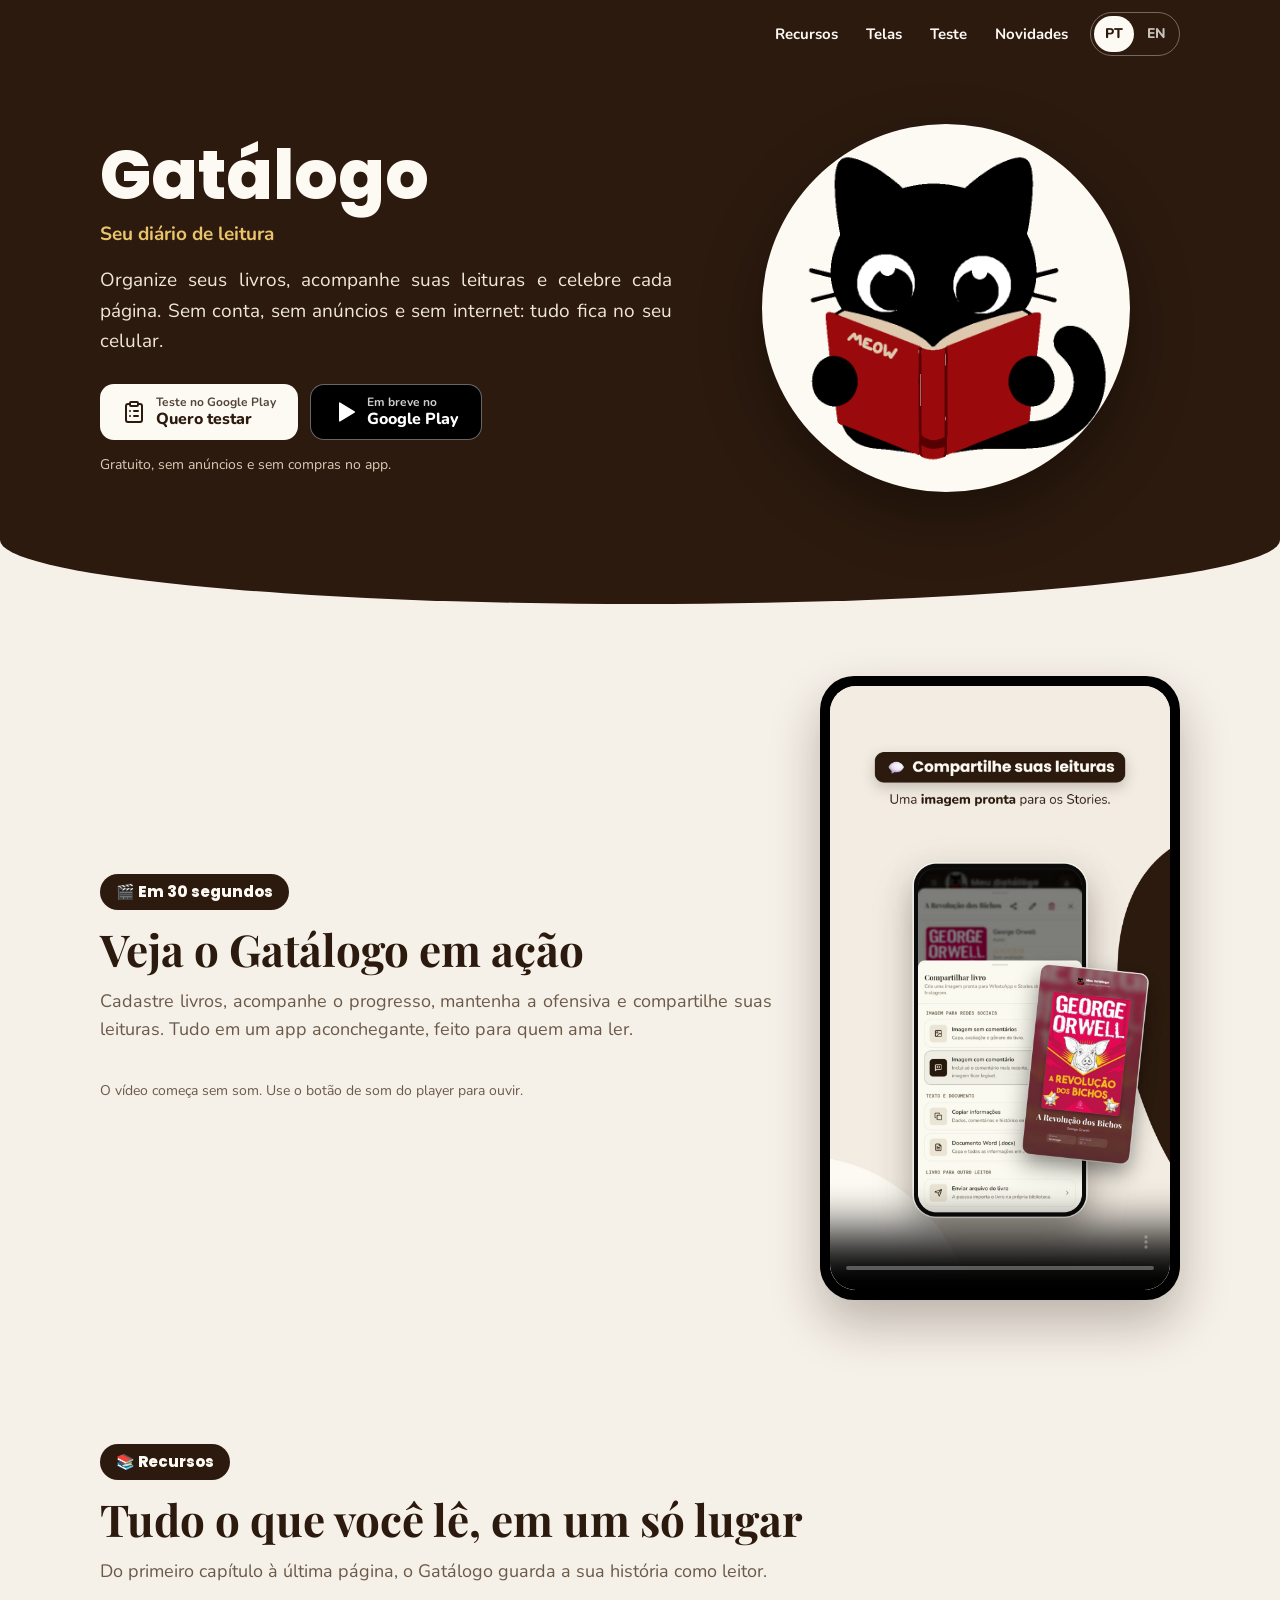
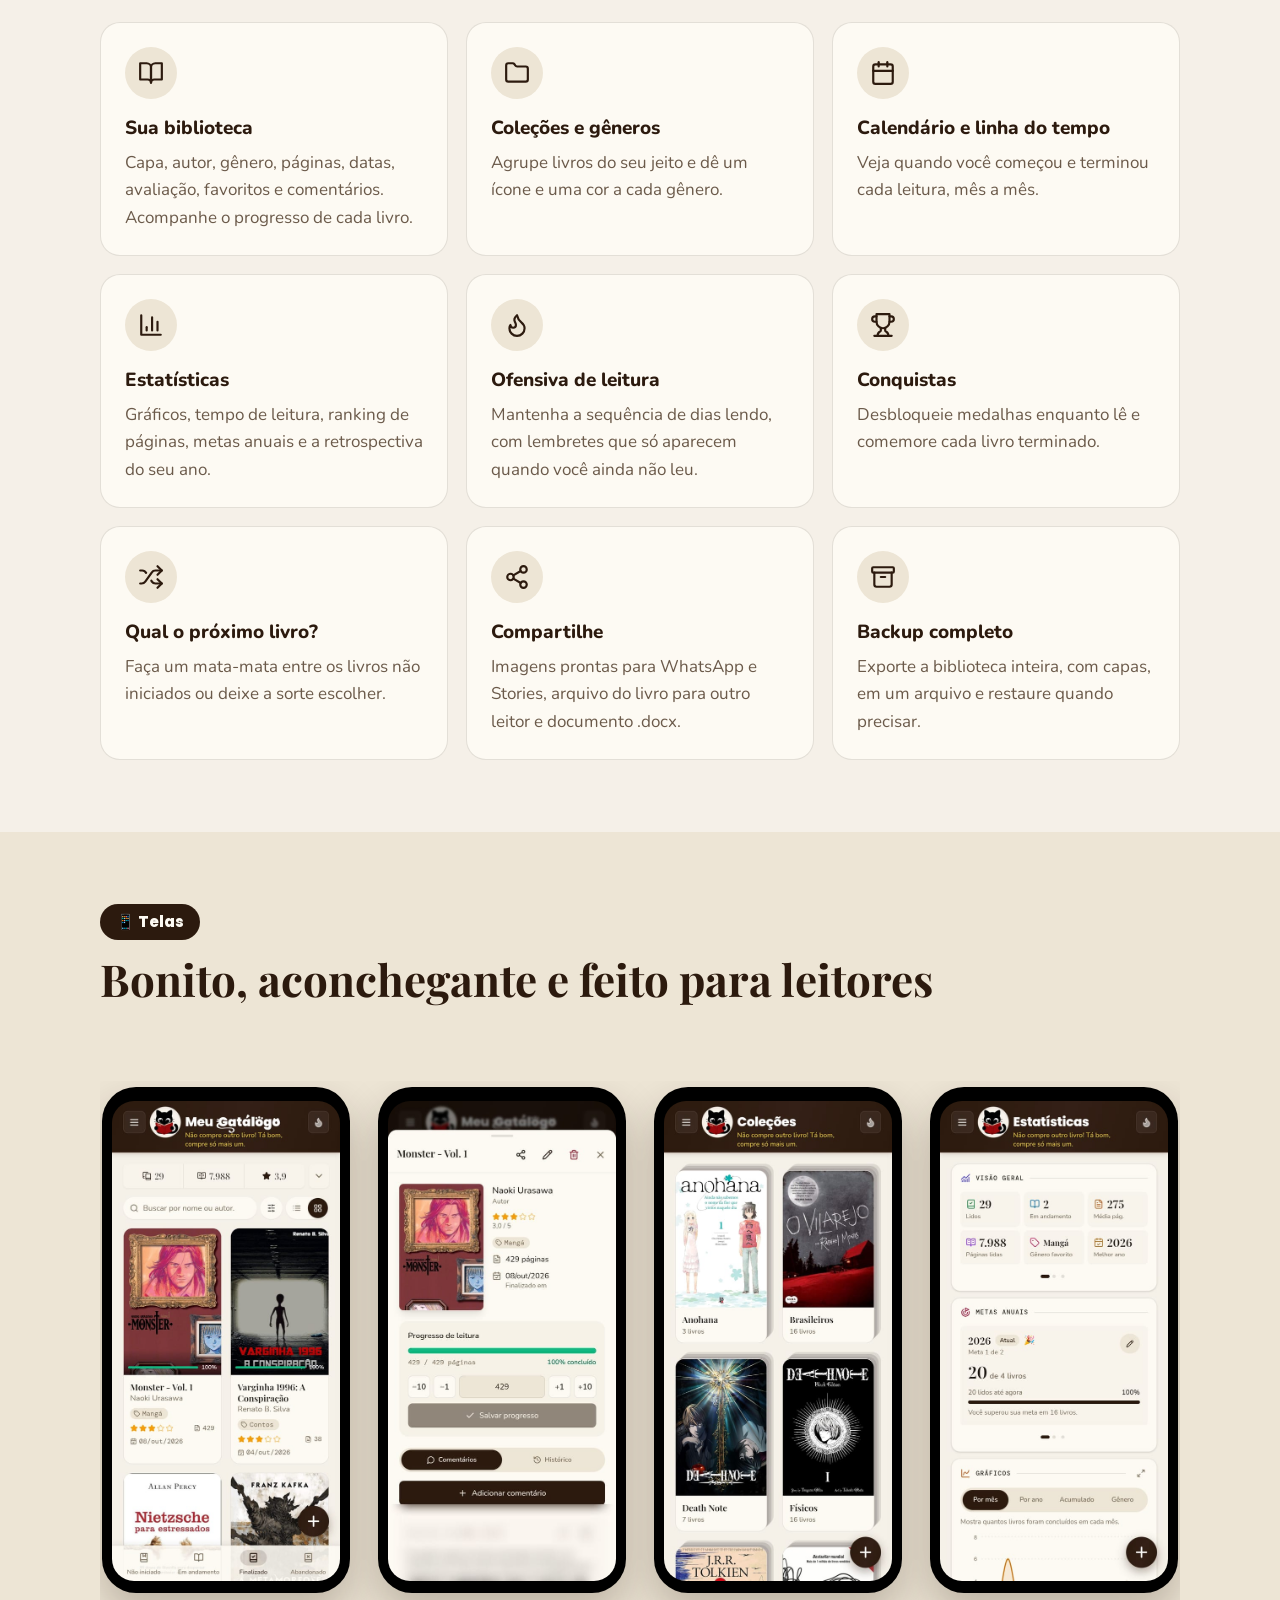
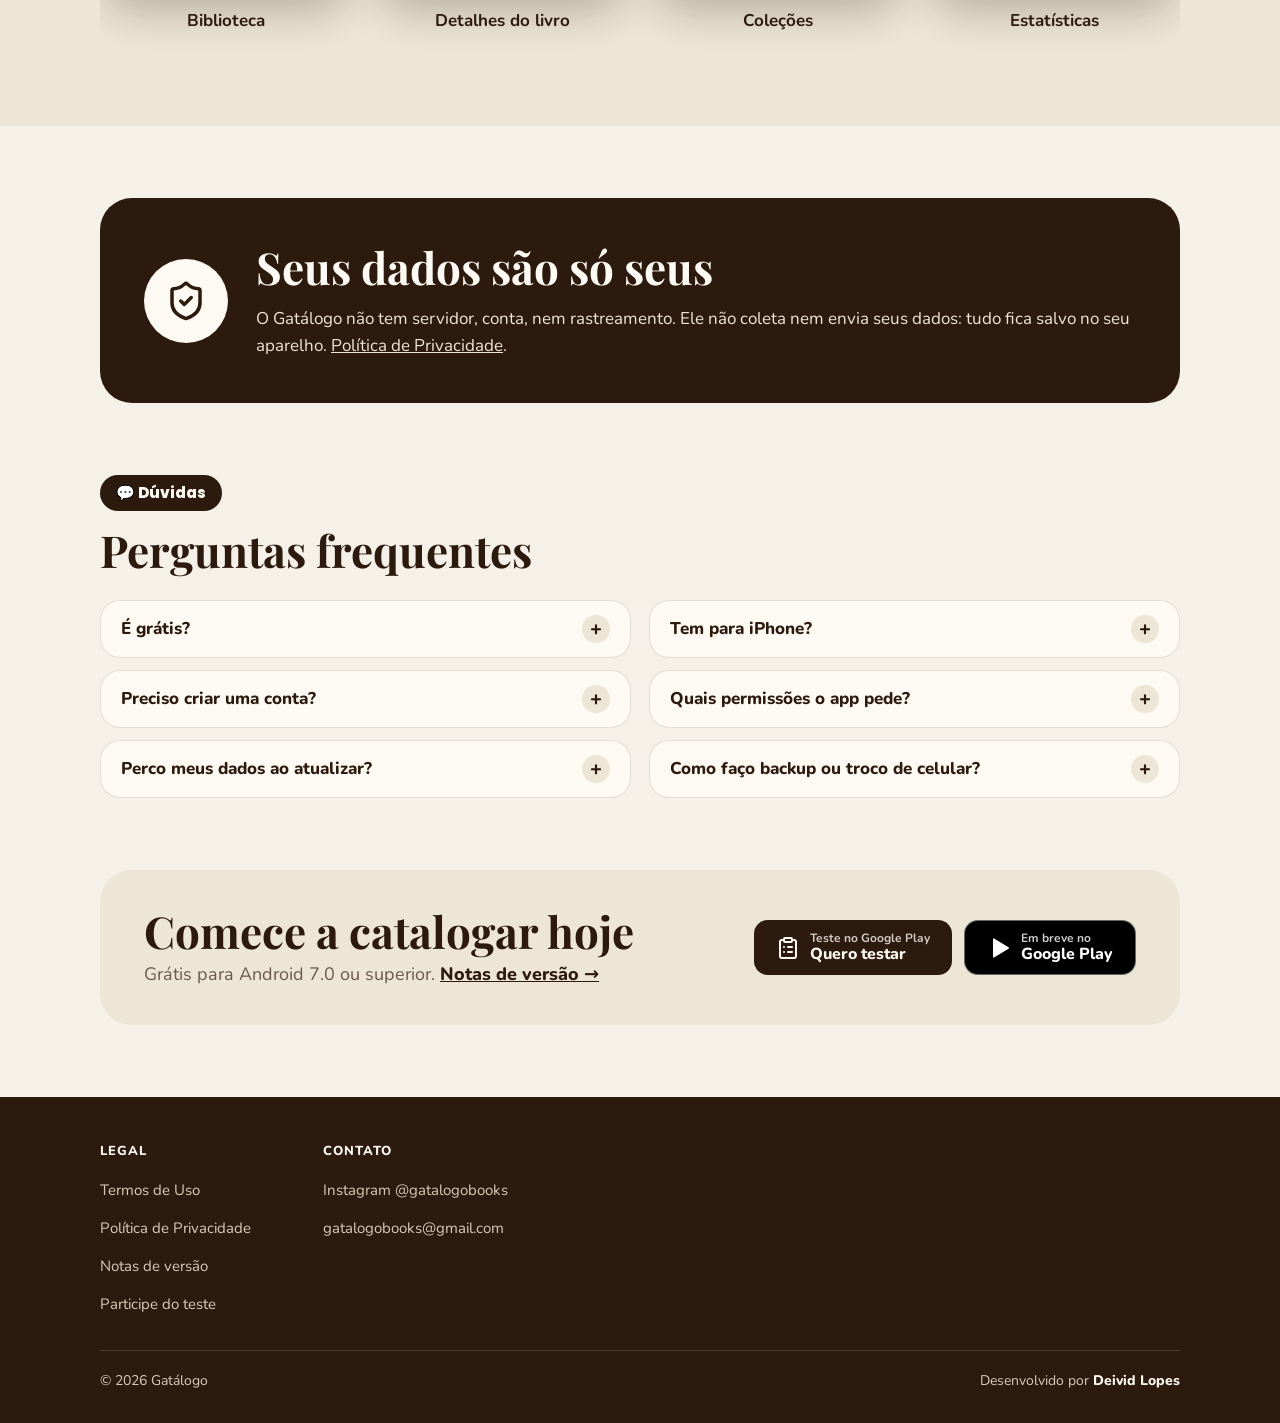
<file: index.html>
<!doctype html>
<html lang="pt-BR">
<head>
<meta charset="utf-8">
<meta name="viewport" content="width=device-width, initial-scale=1">
<title>Gatálogo: seu diário de leitura</title>
<meta name="description" content="Organize seus livros, acompanhe suas leituras e veja suas estatísticas. Sem conta, sem anúncios: tudo fica no seu celular.">
<meta name="theme-color" content="#2c1a0e">
<meta property="og:title" content="Gatálogo: seu diário de leitura">
<meta property="og:description" content="Organize seus livros, acompanhe suas leituras e veja suas estatísticas. Sem conta, sem anúncios: tudo fica no seu celular.">
<meta property="og:type" content="website">
<meta property="og:site_name" content="Gatálogo">
<meta property="og:locale" content="pt_BR">
<meta property="og:image" content="https://gatalogo.github.io/assets/img/og-pt.jpg?v=0d607f6c7a">
<meta property="og:image:width" content="1200">
<meta property="og:image:height" content="630">
<meta property="og:image:alt" content="Gatálogo, seu diário de leitura: três telas do app com a biblioteca, os detalhes de um livro e as estatísticas">
<meta name="twitter:card" content="summary_large_image">
<meta property="og:url" content="https://gatalogo.github.io/">
<link rel="icon" type="image/png" href="assets/img/logo.png">
<link rel="apple-touch-icon" href="assets/img/logo.png">
<link rel="preload" href="assets/fonts/poppins-latin-800-normal.woff2" as="font" type="font/woff2" crossorigin>
<link rel="stylesheet" href="assets/style.css?v=b254d9eecc">
<script>document.documentElement.classList.add('js');window.__revealFallback=setTimeout(function(){document.documentElement.classList.add('reveal-all')},3000)</script>
<script src="assets/site.js?v=0984631169" defer></script>
</head>
<body>
<header class="top"><div class="wrap">
<nav><a href="#recursos">Recursos</a><a href="#telas">Telas</a><a href="teste.html">Teste</a><a class="nav-dl" href="downloads.html">Novidades</a><span class="lang-switch"><span class="lang-on" aria-current="true" title="Português">PT</span><a href="en/" hreflang="en" lang="en" title="English">EN</a></span></nav>
</div></header>
<main>
<div class="hero"><div class="wrap">
<div>
<h1 class="reveal">Gatálogo</h1>
<p class="tagline reveal" style="--d:80ms"><span class="tagline-text" data-phrases='["Seu diário de leitura","Sua estante no bolso","Acompanhe cada página lida","Mantenha a ofensiva acesa 🔥","Metas anuais e retrospectiva","Conquistas a cada livro lido","Coleções do seu jeito","Mata-mata para o próximo livro","Compartilhe nos Stories","Backup completo, com capas","Sem conta e sem anúncios","Agora com mais gatos! 🐾"]'>Seu diário de leitura</span></p>
<p class="lead reveal" style="--d:160ms">Organize seus livros, acompanhe suas leituras e celebre cada página. Sem conta, sem anúncios e sem internet: tudo fica no seu celular.</p>
<div class="reveal" style="--d:240ms"><div class="cta">
<a class="btn btn-light" href="teste.html"><svg viewBox="0 0 24 24" fill="none" stroke="currentColor" stroke-width="2" stroke-linecap="round" stroke-linejoin="round" aria-hidden="true"><rect width="8" height="4" x="8" y="2" rx="1"/><path d="M16 4h2a2 2 0 0 1 2 2v14a2 2 0 0 1-2 2H6a2 2 0 0 1-2-2V6a2 2 0 0 1 2-2h2"/><path d="M12 11h4"/><path d="M12 16h4"/><path d="M8 11h.01"/><path d="M8 16h.01"/></svg><span><small>Teste no Google Play</small>Quero testar</span></a>
<a class="btn btn-store" role="link" aria-disabled="true" title="Em breve no Google Play"><svg viewBox="0 0 24 24" fill="currentColor" aria-hidden="true"><path d="M6 3.5v17a1 1 0 0 0 1.5.86l14-8.5a1 1 0 0 0 0-1.72l-14-8.5A1 1 0 0 0 6 3.5Z"/></svg><span><small>Em breve no</small>Google Play</span></a>
</div></div>
<p class="note reveal" style="--d:320ms">Gratuito, sem anúncios e sem compras no app.</p>
</div>
<div class="mascot reveal" style="--d:120ms"><img src="assets/img/logo.png" alt="" width="380" height="380"></div>
</div></div>

<section id="video" class="video"><div class="wrap video-grid">
<div class="video-text">
<span class="pill reveal">🎬 Em 30 segundos</span>
<h2 class="reveal">Veja o Gatálogo em ação</h2>
<div class="video-copy">
<p class="section-lead reveal">Cadastre livros, acompanhe o progresso, mantenha a ofensiva e compartilhe suas leituras. Tudo em um app aconchegante, feito para quem ama ler.</p>
<p class="note reveal">O vídeo começa sem som. Use o botão de som do player para ouvir.</p>
</div>
</div>
<div class="video-frame reveal" style="--d:120ms">
<video src="assets/video/gatalogo.mp4?v=9601fcf85e" poster="assets/video/gatalogo.jpg?v=9601fcf85e" width="1080" height="1920" muted loop playsinline controls preload="none" aria-label="Vídeo de apresentação do Gatálogo"></video>
</div>
</div></section>

<section id="recursos"><div class="wrap">
<span class="pill reveal">📚 Recursos</span>
<h2 class="reveal">Tudo o que você lê, em um só lugar</h2>
<p class="section-lead reveal">Do primeiro capítulo à última página, o Gatálogo guarda a sua história como leitor.</p>
<div class="features">
<div class="feature reveal" style="--d:0ms"><div class="icon"><svg viewBox="0 0 24 24" fill="none" stroke="currentColor" stroke-width="2" stroke-linecap="round" stroke-linejoin="round" aria-hidden="true"><path d="M2 3h6a4 4 0 0 1 4 4v14a3 3 0 0 0-3-3H2z"/><path d="M22 3h-6a4 4 0 0 0-4 4v14a3 3 0 0 1 3-3h7z"/></svg></div><h3>Sua biblioteca</h3><p>Capa, autor, gênero, páginas, datas, avaliação, favoritos e comentários. Acompanhe o progresso de cada livro.</p></div>
<div class="feature reveal" style="--d:90ms"><div class="icon"><svg viewBox="0 0 24 24" fill="none" stroke="currentColor" stroke-width="2" stroke-linecap="round" stroke-linejoin="round" aria-hidden="true"><path d="M20 20a2 2 0 0 0 2-2V8a2 2 0 0 0-2-2h-7.9a2 2 0 0 1-1.69-.9L9.6 3.9A2 2 0 0 0 7.93 3H4a2 2 0 0 0-2 2v13a2 2 0 0 0 2 2Z"/></svg></div><h3>Coleções e gêneros</h3><p>Agrupe livros do seu jeito e dê um ícone e uma cor a cada gênero.</p></div>
<div class="feature reveal" style="--d:180ms"><div class="icon"><svg viewBox="0 0 24 24" fill="none" stroke="currentColor" stroke-width="2" stroke-linecap="round" stroke-linejoin="round" aria-hidden="true"><rect width="18" height="18" x="3" y="4" rx="2"/><path d="M16 2v4"/><path d="M8 2v4"/><path d="M3 10h18"/></svg></div><h3>Calendário e linha do tempo</h3><p>Veja quando você começou e terminou cada leitura, mês a mês.</p></div>
<div class="feature reveal" style="--d:0ms"><div class="icon"><svg viewBox="0 0 24 24" fill="none" stroke="currentColor" stroke-width="2" stroke-linecap="round" stroke-linejoin="round" aria-hidden="true"><path d="M3 3v18h18"/><path d="M18 17V9"/><path d="M13 17V5"/><path d="M8 17v-3"/></svg></div><h3>Estatísticas</h3><p>Gráficos, tempo de leitura, ranking de páginas, metas anuais e a retrospectiva do seu ano.</p></div>
<div class="feature reveal" style="--d:90ms"><div class="icon"><svg viewBox="0 0 24 24" fill="none" stroke="currentColor" stroke-width="2" stroke-linecap="round" stroke-linejoin="round" aria-hidden="true"><path d="M8.5 14.5A2.5 2.5 0 0 0 11 12c0-1.38-.5-2-1-3-1.072-2.143-.224-4.054 2-6 .5 2.5 2 4.9 4 6.5 2 1.6 3 3.5 3 5.5a7 7 0 1 1-14 0c0-1.153.433-2.294 1-3a2.5 2.5 0 0 0 2.5 2.5z"/></svg></div><h3>Ofensiva de leitura</h3><p>Mantenha a sequência de dias lendo, com lembretes que só aparecem quando você ainda não leu.</p></div>
<div class="feature reveal" style="--d:180ms"><div class="icon"><svg viewBox="0 0 24 24" fill="none" stroke="currentColor" stroke-width="2" stroke-linecap="round" stroke-linejoin="round" aria-hidden="true"><path d="M6 9H4.5a2.5 2.5 0 0 1 0-5H6"/><path d="M18 9h1.5a2.5 2.5 0 0 0 0-5H18"/><path d="M4 22h16"/><path d="M10 14.66V17c0 .55-.47.98-.97 1.21C7.85 18.75 7 20.24 7 22"/><path d="M14 14.66V17c0 .55.47.98.97 1.21C16.15 18.75 17 20.24 17 22"/><path d="M18 2H6v7a6 6 0 0 0 12 0V2Z"/></svg></div><h3>Conquistas</h3><p>Desbloqueie medalhas enquanto lê e comemore cada livro terminado.</p></div>
<div class="feature reveal" style="--d:0ms"><div class="icon"><svg viewBox="0 0 24 24" fill="none" stroke="currentColor" stroke-width="2" stroke-linecap="round" stroke-linejoin="round" aria-hidden="true"><path d="M2 18h1.4c1.3 0 2.5-.6 3.3-1.7l6.1-8.6c.7-1.1 2-1.7 3.3-1.7H22"/><path d="m18 2 4 4-4 4"/><path d="M2 6h1.9c1.5 0 2.9.9 3.6 2.2"/><path d="M22 18h-5.9c-1.3 0-2.6-.7-3.3-1.8l-.5-.8"/><path d="m18 14 4 4-4 4"/></svg></div><h3>Qual o próximo livro?</h3><p>Faça um mata-mata entre os livros não iniciados ou deixe a sorte escolher.</p></div>
<div class="feature reveal" style="--d:90ms"><div class="icon"><svg viewBox="0 0 24 24" fill="none" stroke="currentColor" stroke-width="2" stroke-linecap="round" stroke-linejoin="round" aria-hidden="true"><circle cx="18" cy="5" r="3"/><circle cx="6" cy="12" r="3"/><circle cx="18" cy="19" r="3"/><path d="m8.59 13.51 6.83 3.98"/><path d="m15.41 6.51-6.82 3.98"/></svg></div><h3>Compartilhe</h3><p>Imagens prontas para WhatsApp e Stories, arquivo do livro para outro leitor e documento .docx.</p></div>
<div class="feature reveal" style="--d:180ms"><div class="icon"><svg viewBox="0 0 24 24" fill="none" stroke="currentColor" stroke-width="2" stroke-linecap="round" stroke-linejoin="round" aria-hidden="true"><rect width="20" height="5" x="2" y="3" rx="1"/><path d="M4 8v11a2 2 0 0 0 2 2h12a2 2 0 0 0 2-2V8"/><path d="M10 12h4"/></svg></div><h3>Backup completo</h3><p>Exporte a biblioteca inteira, com capas, em um arquivo e restaure quando precisar.</p></div>
</div>
</div></section>

<section id="telas" class="shots"><div class="wrap">
<div class="shots-head">
<div>
<span class="pill reveal">📱 Telas</span>
<h2 class="reveal">Bonito, aconchegante e feito para leitores</h2>
<p class="section-lead reveal">Arraste para o lado e conheça todas as telas do app.</p>
</div>
<div class="carousel-nav reveal">
<button type="button" class="nav-btn" data-dir="-1" aria-label="Telas anteriores"><svg viewBox="0 0 24 24" fill="none" stroke="currentColor" stroke-width="2.5" stroke-linecap="round" stroke-linejoin="round" aria-hidden="true"><path d="m15 18-6-6 6-6"/></svg></button>
<button type="button" class="nav-btn" data-dir="1" aria-label="Próximas telas"><svg viewBox="0 0 24 24" fill="none" stroke="currentColor" stroke-width="2.5" stroke-linecap="round" stroke-linejoin="round" aria-hidden="true"><path d="m9 18 6-6-6-6"/></svg></button>
</div>
</div>
<div class="phones" tabindex="0">
<figure class="phone reveal" style="--d:0ms"><div class="frame"><img src="assets/img/telas/biblioteca.jpg" alt="Biblioteca" width="540" height="1137" loading="lazy"></div><figcaption>Biblioteca</figcaption></figure>
<figure class="phone reveal" style="--d:90ms"><div class="frame"><img src="assets/img/telas/detalhes.jpg" alt="Detalhes do livro" width="540" height="1137" loading="lazy"></div><figcaption>Detalhes do livro</figcaption></figure>
<figure class="phone reveal" style="--d:180ms"><div class="frame"><img src="assets/img/telas/colecoes.jpg" alt="Coleções" width="540" height="1137" loading="lazy"></div><figcaption>Coleções</figcaption></figure>
<figure class="phone reveal" style="--d:270ms"><div class="frame"><img src="assets/img/telas/estatisticas.jpg" alt="Estatísticas" width="540" height="1137" loading="lazy"></div><figcaption>Estatísticas</figcaption></figure>
<figure class="phone reveal" style="--d:0ms"><div class="frame"><img src="assets/img/telas/calendario.jpg" alt="Calendário" width="540" height="1137" loading="lazy"></div><figcaption>Calendário</figcaption></figure>
<figure class="phone reveal" style="--d:90ms"><div class="frame"><img src="assets/img/telas/linha-do-tempo.jpg" alt="Linha do tempo" width="540" height="1137" loading="lazy"></div><figcaption>Linha do tempo</figcaption></figure>
<figure class="phone reveal" style="--d:180ms"><div class="frame"><img src="assets/img/telas/ofensiva.jpg" alt="Ofensiva de leitura" width="540" height="1137" loading="lazy"></div><figcaption>Ofensiva de leitura</figcaption></figure>
<figure class="phone reveal" style="--d:270ms"><div class="frame"><img src="assets/img/telas/conquistas.jpg" alt="Conquistas" width="540" height="1137" loading="lazy"></div><figcaption>Conquistas</figcaption></figure>
<figure class="phone reveal" style="--d:0ms"><div class="frame"><img src="assets/img/telas/avaliacoes.jpg" alt="Avaliações" width="540" height="1137" loading="lazy"></div><figcaption>Avaliações</figcaption></figure>
<figure class="phone reveal" style="--d:90ms"><div class="frame"><img src="assets/img/telas/proxima-leitura.jpg" alt="Próxima leitura" width="540" height="1137" loading="lazy"></div><figcaption>Próxima leitura</figcaption></figure>
<figure class="phone reveal" style="--d:180ms"><div class="frame"><img src="assets/img/telas/gestao.jpg" alt="Autores e gêneros" width="540" height="1137" loading="lazy"></div><figcaption>Autores e gêneros</figcaption></figure>
<figure class="phone reveal" style="--d:270ms"><div class="frame"><img src="assets/img/telas/configuracoes.jpg" alt="Configurações" width="540" height="1137" loading="lazy"></div><figcaption>Configurações</figcaption></figure>
</div>
</div></section>

<section><div class="wrap">
<div class="privacy reveal">
<div class="icon"><svg viewBox="0 0 24 24" fill="none" stroke="currentColor" stroke-width="2" stroke-linecap="round" stroke-linejoin="round" aria-hidden="true"><path d="M20 13c0 5-3.5 7.5-7.66 8.95a1 1 0 0 1-.67-.01C7.5 20.5 4 18 4 13V6a1 1 0 0 1 1-1c2 0 4.5-1.2 6.24-2.72a1.17 1.17 0 0 1 1.52 0C14.51 3.81 17 5 19 5a1 1 0 0 1 1 1z"/><path d="m9 12 2 2 4-4"/></svg></div>
<div><h2>Seus dados são só seus</h2><p>O Gatálogo não tem servidor, conta, nem rastreamento. Ele não coleta nem envia seus dados: tudo fica salvo no seu aparelho. <a href="privacidade.html">Política de Privacidade</a>.</p></div>
</div>
</div></section>

<section id="faq" class="faq"><div class="wrap">
<span class="pill reveal">💬 Dúvidas</span>
<h2 class="reveal">Perguntas frequentes</h2>
<div class="faq-list">
<details class="reveal"><summary>É grátis?</summary><p>Sim. Sem anúncios, sem compras no app e sem assinatura.</p></details>
<details class="reveal"><summary>Tem para iPhone?</summary><p>Não. Por enquanto, o Gatálogo é só para Android 7.0 ou superior.</p></details>
<details class="reveal"><summary>Preciso criar uma conta?</summary><p>Não. O app funciona sem conta e sem internet.</p></details>
<details class="reveal"><summary>Quais permissões o app pede?</summary><p>Câmera e fotos, para as capas dos livros, e notificações, para os lembretes de leitura. Todas são opcionais: o app funciona normalmente sem elas. Nenhum dado sai do seu celular.</p></details>
<details class="reveal"><summary>Perco meus dados ao atualizar?</summary><p>Não. As atualizações mantêm a sua biblioteca. Mesmo assim, recomendamos fazer um backup de vez em quando.</p></details>
<details class="reveal"><summary>Como faço backup ou troco de celular?</summary><p>Em <strong>Configurações &gt; Backup</strong>, exporte um arquivo com a biblioteca inteira, incluindo as capas, e importe no outro aparelho.</p></details>
</div>
</div></section>

<section id="baixar" class="download"><div class="wrap">
<div class="download-card reveal">
<div>
<h2>Comece a catalogar hoje</h2>
<p>Grátis para Android 7.0 ou superior. <a href="downloads.html">Notas de versão →</a></p>
</div>
<div class="cta">
<a class="btn btn-light" href="teste.html"><svg viewBox="0 0 24 24" fill="none" stroke="currentColor" stroke-width="2" stroke-linecap="round" stroke-linejoin="round" aria-hidden="true"><rect width="8" height="4" x="8" y="2" rx="1"/><path d="M16 4h2a2 2 0 0 1 2 2v14a2 2 0 0 1-2 2H6a2 2 0 0 1-2-2V6a2 2 0 0 1 2-2h2"/><path d="M12 11h4"/><path d="M12 16h4"/><path d="M8 11h.01"/><path d="M8 16h.01"/></svg><span><small>Teste no Google Play</small>Quero testar</span></a>
<a class="btn btn-store" role="link" aria-disabled="true" title="Em breve no Google Play"><svg viewBox="0 0 24 24" fill="currentColor" aria-hidden="true"><path d="M6 3.5v17a1 1 0 0 0 1.5.86l14-8.5a1 1 0 0 0 0-1.72l-14-8.5A1 1 0 0 0 6 3.5Z"/></svg><span><small>Em breve no</small>Google Play</span></a>
</div>
</div>
</div></section>
</main>
<footer><div class="wrap">
<div class="footer-grid">
<nav class="footer-col" aria-label="Legal">
<h3>Legal</h3>
<a href="termos.html">Termos de Uso</a>
<a href="privacidade.html">Política de Privacidade</a>
<a href="downloads.html">Notas de versão</a>
<a href="teste.html">Participe do teste</a>
</nav>
<div class="footer-col">
<h3>Contato</h3>
<a href="https://www.instagram.com/gatalogobooks/" rel="noopener">Instagram @gatalogobooks</a>
<a href="mailto:gatalogobooks@gmail.com">gatalogobooks@gmail.com</a>
</div>
</div>
<div class="footer-copy">
<span>© 2026 Gatálogo</span>
<span>Desenvolvido por <a href="https://www.linkedin.com/in/deivid-lopes/" rel="noopener" target="_blank">Deivid Lopes</a></span>
</div>
</div></footer>
</body>
</html>
</file>
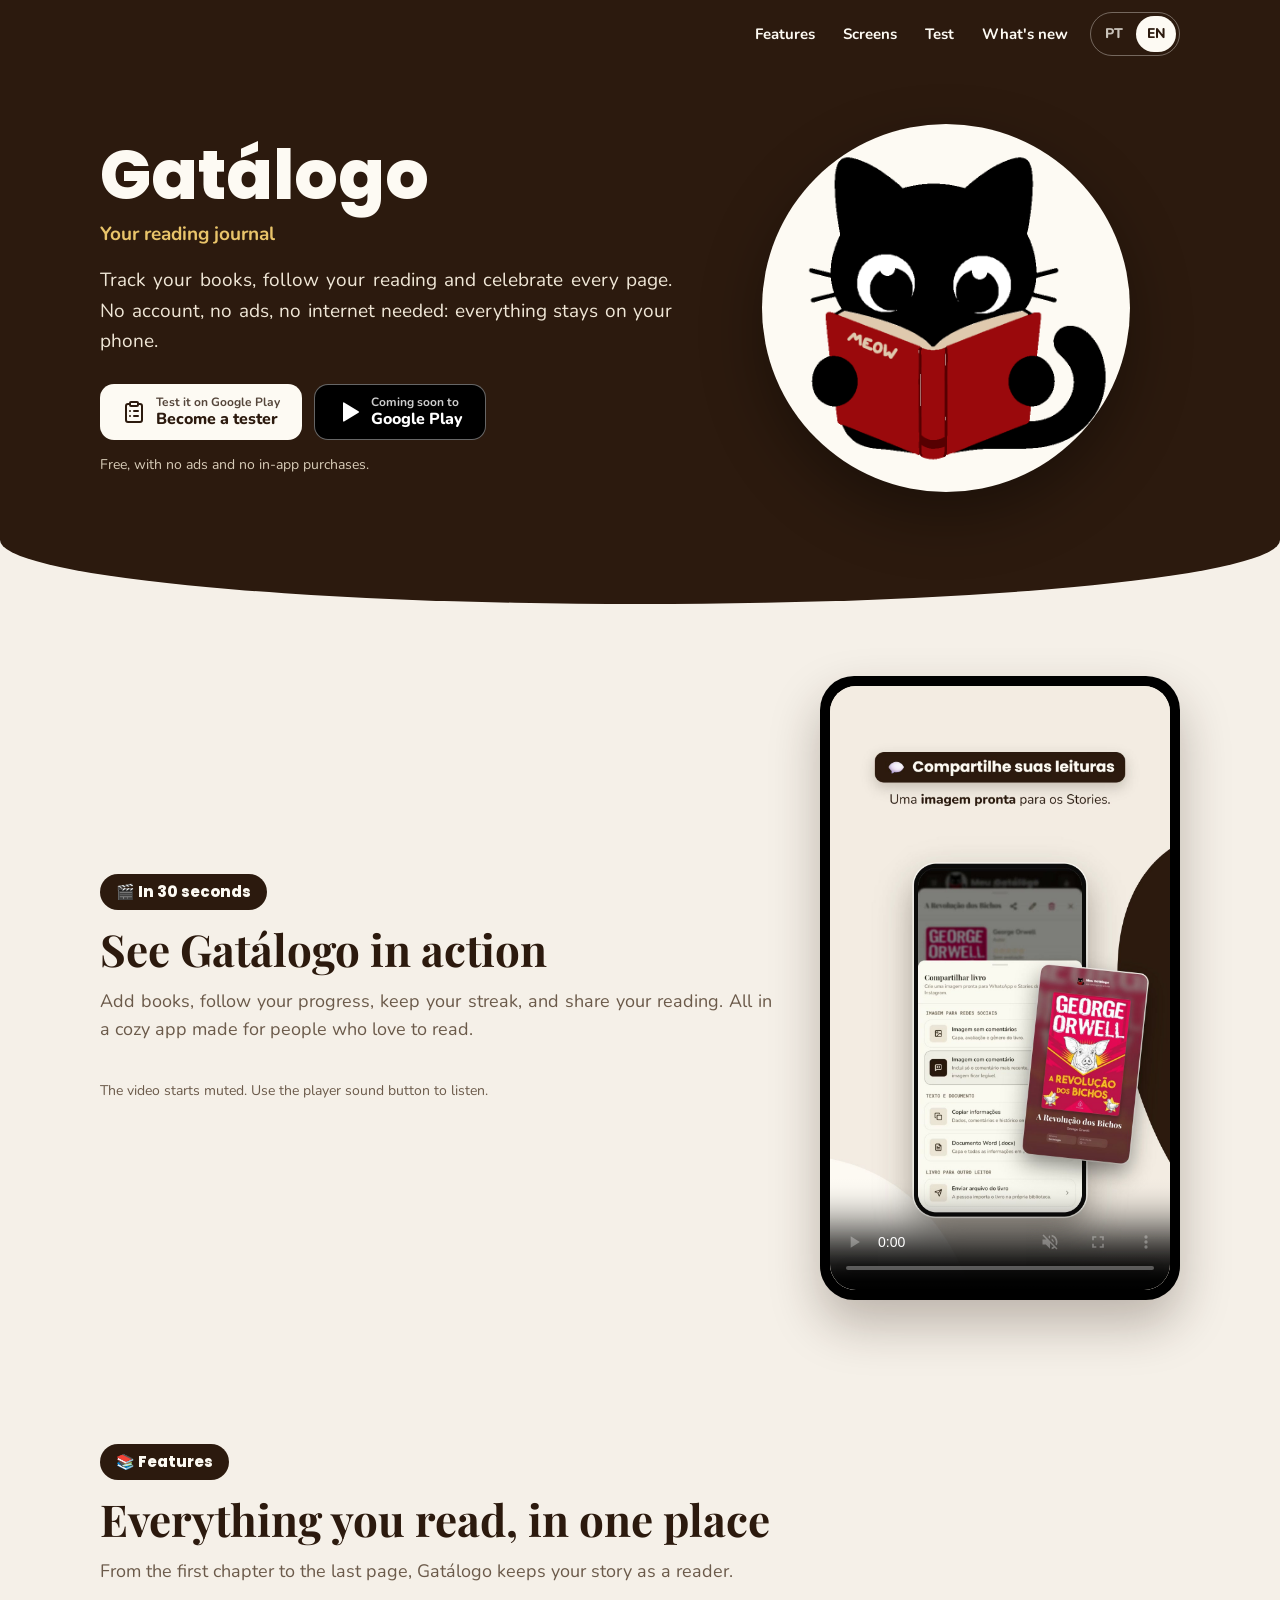
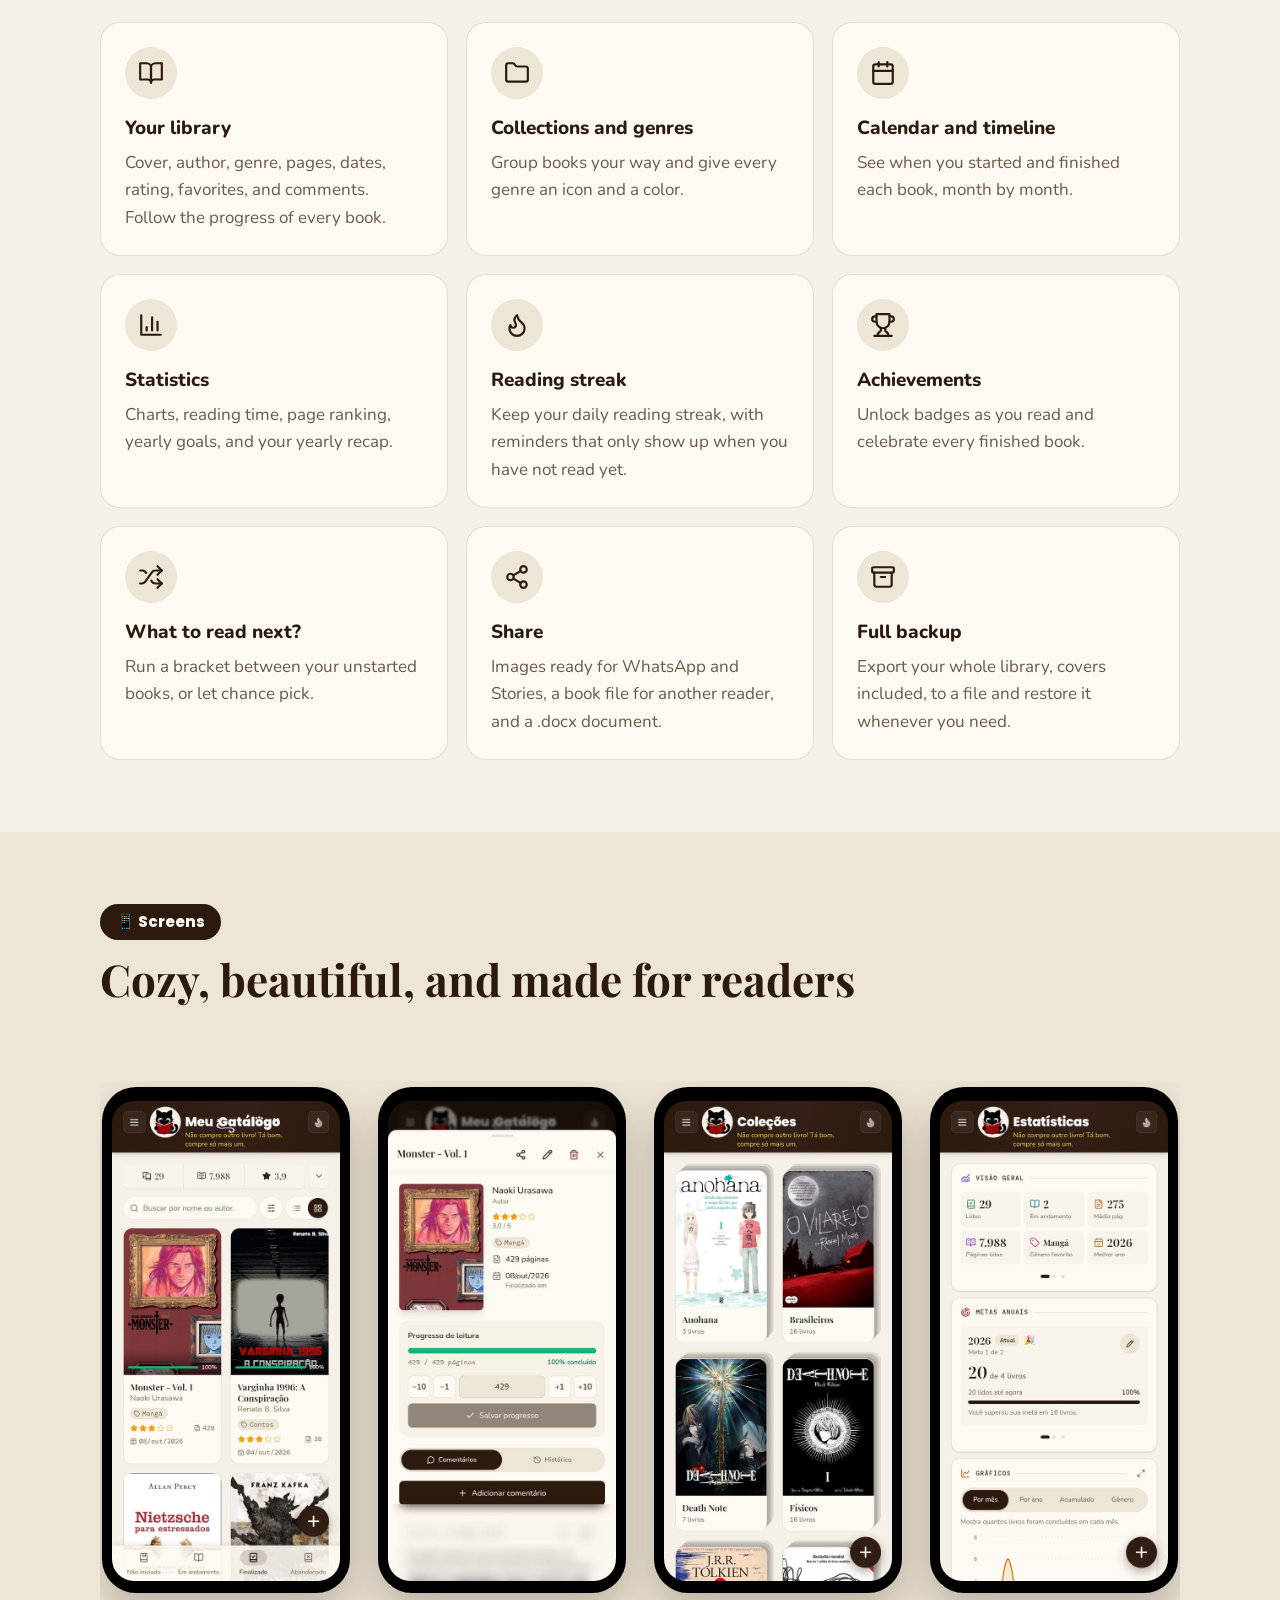
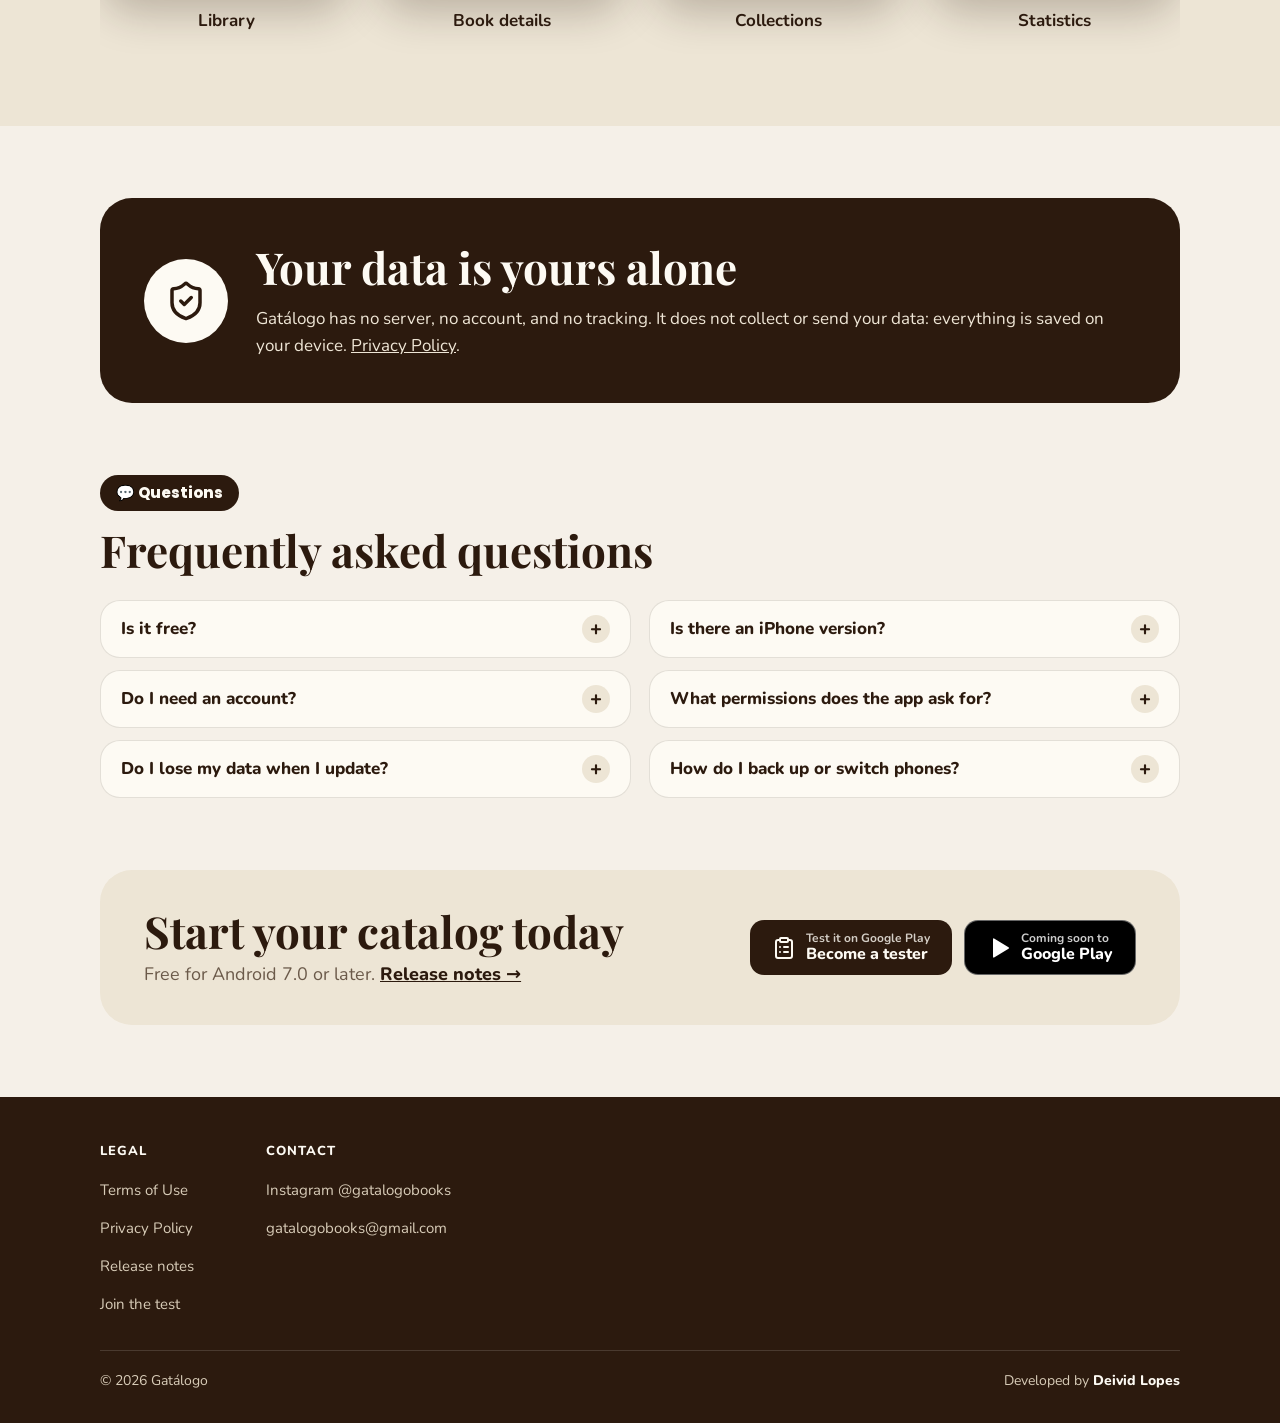
<file: en/index.html>
<!doctype html>
<html lang="en">
<head>
<meta charset="utf-8">
<meta name="viewport" content="width=device-width, initial-scale=1">
<title>Gatálogo: your reading journal</title>
<meta name="description" content="Track your books, follow your reading and see your stats. No account, no ads: everything stays on your phone.">
<meta name="theme-color" content="#2c1a0e">
<meta property="og:title" content="Gatálogo: your reading journal">
<meta property="og:description" content="Track your books, follow your reading and see your stats. No account, no ads: everything stays on your phone.">
<meta property="og:type" content="website">
<meta property="og:site_name" content="Gatálogo">
<meta property="og:locale" content="en_US">
<meta property="og:image" content="https://gatalogo.github.io/assets/img/og-en.jpg?v=54afafa1e4">
<meta property="og:image:width" content="1200">
<meta property="og:image:height" content="630">
<meta property="og:image:alt" content="Gatálogo, your reading journal: three app screens showing the library, a book page and the statistics">
<meta name="twitter:card" content="summary_large_image">
<meta property="og:url" content="https://gatalogo.github.io/en/">
<link rel="icon" type="image/png" href="../assets/img/logo.png">
<link rel="apple-touch-icon" href="../assets/img/logo.png">
<link rel="preload" href="../assets/fonts/poppins-latin-800-normal.woff2" as="font" type="font/woff2" crossorigin>
<link rel="stylesheet" href="../assets/style.css?v=b254d9eecc">
<script>document.documentElement.classList.add('js');window.__revealFallback=setTimeout(function(){document.documentElement.classList.add('reveal-all')},3000)</script>
<script src="../assets/site.js?v=0984631169" defer></script>
</head>
<body>
<header class="top"><div class="wrap">
<nav><a href="#recursos">Features</a><a href="#telas">Screens</a><a href="test.html">Test</a><a class="nav-dl" href="downloads.html">What's new</a><span class="lang-switch"><a href="../" hreflang="pt-BR" lang="pt-BR" title="Português">PT</a><span class="lang-on" aria-current="true" title="English">EN</span></span></nav>
</div></header>
<main>
<div class="hero"><div class="wrap">
<div>
<h1 class="reveal">Gatálogo</h1>
<p class="tagline reveal" style="--d:80ms"><span class="tagline-text" data-phrases='["Your reading journal","Your bookshelf in your pocket","Track every page you read","Keep your reading streak lit 🔥","Yearly goals and a recap","Achievements for every book","Collections your way","A bracket to pick your next read","Share it on your Stories","Full backup, covers included","No account and no ads","Now with more cats! 🐾"]'>Your reading journal</span></p>
<p class="lead reveal" style="--d:160ms">Track your books, follow your reading and celebrate every page. No account, no ads, no internet needed: everything stays on your phone.</p>
<div class="reveal" style="--d:240ms"><div class="cta">
<a class="btn btn-light" href="test.html"><svg viewBox="0 0 24 24" fill="none" stroke="currentColor" stroke-width="2" stroke-linecap="round" stroke-linejoin="round" aria-hidden="true"><rect width="8" height="4" x="8" y="2" rx="1"/><path d="M16 4h2a2 2 0 0 1 2 2v14a2 2 0 0 1-2 2H6a2 2 0 0 1-2-2V6a2 2 0 0 1 2-2h2"/><path d="M12 11h4"/><path d="M12 16h4"/><path d="M8 11h.01"/><path d="M8 16h.01"/></svg><span><small>Test it on Google Play</small>Become a tester</span></a>
<a class="btn btn-store" role="link" aria-disabled="true" title="Coming soon to Google Play"><svg viewBox="0 0 24 24" fill="currentColor" aria-hidden="true"><path d="M6 3.5v17a1 1 0 0 0 1.5.86l14-8.5a1 1 0 0 0 0-1.72l-14-8.5A1 1 0 0 0 6 3.5Z"/></svg><span><small>Coming soon to</small>Google Play</span></a>
</div></div>
<p class="note reveal" style="--d:320ms">Free, with no ads and no in-app purchases.</p>
</div>
<div class="mascot reveal" style="--d:120ms"><img src="../assets/img/logo.png" alt="" width="380" height="380"></div>
</div></div>

<section id="video" class="video"><div class="wrap video-grid">
<div class="video-text">
<span class="pill reveal">🎬 In 30 seconds</span>
<h2 class="reveal">See Gatálogo in action</h2>
<div class="video-copy">
<p class="section-lead reveal">Add books, follow your progress, keep your streak, and share your reading. All in a cozy app made for people who love to read.</p>
<p class="note reveal">The video starts muted. Use the player sound button to listen.</p>
</div>
</div>
<div class="video-frame reveal" style="--d:120ms">
<video src="../assets/video/gatalogo.mp4?v=9601fcf85e" poster="../assets/video/gatalogo.jpg?v=9601fcf85e" width="1080" height="1920" muted loop playsinline controls preload="none" aria-label="Gatálogo introduction video"></video>
</div>
</div></section>

<section id="recursos"><div class="wrap">
<span class="pill reveal">📚 Features</span>
<h2 class="reveal">Everything you read, in one place</h2>
<p class="section-lead reveal">From the first chapter to the last page, Gatálogo keeps your story as a reader.</p>
<div class="features">
<div class="feature reveal" style="--d:0ms"><div class="icon"><svg viewBox="0 0 24 24" fill="none" stroke="currentColor" stroke-width="2" stroke-linecap="round" stroke-linejoin="round" aria-hidden="true"><path d="M2 3h6a4 4 0 0 1 4 4v14a3 3 0 0 0-3-3H2z"/><path d="M22 3h-6a4 4 0 0 0-4 4v14a3 3 0 0 1 3-3h7z"/></svg></div><h3>Your library</h3><p>Cover, author, genre, pages, dates, rating, favorites, and comments. Follow the progress of every book.</p></div>
<div class="feature reveal" style="--d:90ms"><div class="icon"><svg viewBox="0 0 24 24" fill="none" stroke="currentColor" stroke-width="2" stroke-linecap="round" stroke-linejoin="round" aria-hidden="true"><path d="M20 20a2 2 0 0 0 2-2V8a2 2 0 0 0-2-2h-7.9a2 2 0 0 1-1.69-.9L9.6 3.9A2 2 0 0 0 7.93 3H4a2 2 0 0 0-2 2v13a2 2 0 0 0 2 2Z"/></svg></div><h3>Collections and genres</h3><p>Group books your way and give every genre an icon and a color.</p></div>
<div class="feature reveal" style="--d:180ms"><div class="icon"><svg viewBox="0 0 24 24" fill="none" stroke="currentColor" stroke-width="2" stroke-linecap="round" stroke-linejoin="round" aria-hidden="true"><rect width="18" height="18" x="3" y="4" rx="2"/><path d="M16 2v4"/><path d="M8 2v4"/><path d="M3 10h18"/></svg></div><h3>Calendar and timeline</h3><p>See when you started and finished each book, month by month.</p></div>
<div class="feature reveal" style="--d:0ms"><div class="icon"><svg viewBox="0 0 24 24" fill="none" stroke="currentColor" stroke-width="2" stroke-linecap="round" stroke-linejoin="round" aria-hidden="true"><path d="M3 3v18h18"/><path d="M18 17V9"/><path d="M13 17V5"/><path d="M8 17v-3"/></svg></div><h3>Statistics</h3><p>Charts, reading time, page ranking, yearly goals, and your yearly recap.</p></div>
<div class="feature reveal" style="--d:90ms"><div class="icon"><svg viewBox="0 0 24 24" fill="none" stroke="currentColor" stroke-width="2" stroke-linecap="round" stroke-linejoin="round" aria-hidden="true"><path d="M8.5 14.5A2.5 2.5 0 0 0 11 12c0-1.38-.5-2-1-3-1.072-2.143-.224-4.054 2-6 .5 2.5 2 4.9 4 6.5 2 1.6 3 3.5 3 5.5a7 7 0 1 1-14 0c0-1.153.433-2.294 1-3a2.5 2.5 0 0 0 2.5 2.5z"/></svg></div><h3>Reading streak</h3><p>Keep your daily reading streak, with reminders that only show up when you have not read yet.</p></div>
<div class="feature reveal" style="--d:180ms"><div class="icon"><svg viewBox="0 0 24 24" fill="none" stroke="currentColor" stroke-width="2" stroke-linecap="round" stroke-linejoin="round" aria-hidden="true"><path d="M6 9H4.5a2.5 2.5 0 0 1 0-5H6"/><path d="M18 9h1.5a2.5 2.5 0 0 0 0-5H18"/><path d="M4 22h16"/><path d="M10 14.66V17c0 .55-.47.98-.97 1.21C7.85 18.75 7 20.24 7 22"/><path d="M14 14.66V17c0 .55.47.98.97 1.21C16.15 18.75 17 20.24 17 22"/><path d="M18 2H6v7a6 6 0 0 0 12 0V2Z"/></svg></div><h3>Achievements</h3><p>Unlock badges as you read and celebrate every finished book.</p></div>
<div class="feature reveal" style="--d:0ms"><div class="icon"><svg viewBox="0 0 24 24" fill="none" stroke="currentColor" stroke-width="2" stroke-linecap="round" stroke-linejoin="round" aria-hidden="true"><path d="M2 18h1.4c1.3 0 2.5-.6 3.3-1.7l6.1-8.6c.7-1.1 2-1.7 3.3-1.7H22"/><path d="m18 2 4 4-4 4"/><path d="M2 6h1.9c1.5 0 2.9.9 3.6 2.2"/><path d="M22 18h-5.9c-1.3 0-2.6-.7-3.3-1.8l-.5-.8"/><path d="m18 14 4 4-4 4"/></svg></div><h3>What to read next?</h3><p>Run a bracket between your unstarted books, or let chance pick.</p></div>
<div class="feature reveal" style="--d:90ms"><div class="icon"><svg viewBox="0 0 24 24" fill="none" stroke="currentColor" stroke-width="2" stroke-linecap="round" stroke-linejoin="round" aria-hidden="true"><circle cx="18" cy="5" r="3"/><circle cx="6" cy="12" r="3"/><circle cx="18" cy="19" r="3"/><path d="m8.59 13.51 6.83 3.98"/><path d="m15.41 6.51-6.82 3.98"/></svg></div><h3>Share</h3><p>Images ready for WhatsApp and Stories, a book file for another reader, and a .docx document.</p></div>
<div class="feature reveal" style="--d:180ms"><div class="icon"><svg viewBox="0 0 24 24" fill="none" stroke="currentColor" stroke-width="2" stroke-linecap="round" stroke-linejoin="round" aria-hidden="true"><rect width="20" height="5" x="2" y="3" rx="1"/><path d="M4 8v11a2 2 0 0 0 2 2h12a2 2 0 0 0 2-2V8"/><path d="M10 12h4"/></svg></div><h3>Full backup</h3><p>Export your whole library, covers included, to a file and restore it whenever you need.</p></div>
</div>
</div></section>

<section id="telas" class="shots"><div class="wrap">
<div class="shots-head">
<div>
<span class="pill reveal">📱 Screens</span>
<h2 class="reveal">Cozy, beautiful, and made for readers</h2>
<p class="section-lead reveal">Swipe sideways to see every screen in the app.</p>
</div>
<div class="carousel-nav reveal">
<button type="button" class="nav-btn" data-dir="-1" aria-label="Previous screens"><svg viewBox="0 0 24 24" fill="none" stroke="currentColor" stroke-width="2.5" stroke-linecap="round" stroke-linejoin="round" aria-hidden="true"><path d="m15 18-6-6 6-6"/></svg></button>
<button type="button" class="nav-btn" data-dir="1" aria-label="Next screens"><svg viewBox="0 0 24 24" fill="none" stroke="currentColor" stroke-width="2.5" stroke-linecap="round" stroke-linejoin="round" aria-hidden="true"><path d="m9 18 6-6-6-6"/></svg></button>
</div>
</div>
<div class="phones" tabindex="0">
<figure class="phone reveal" style="--d:0ms"><div class="frame"><img src="../assets/img/telas/biblioteca.jpg" alt="Library" width="540" height="1137" loading="lazy"></div><figcaption>Library</figcaption></figure>
<figure class="phone reveal" style="--d:90ms"><div class="frame"><img src="../assets/img/telas/detalhes.jpg" alt="Book details" width="540" height="1137" loading="lazy"></div><figcaption>Book details</figcaption></figure>
<figure class="phone reveal" style="--d:180ms"><div class="frame"><img src="../assets/img/telas/colecoes.jpg" alt="Collections" width="540" height="1137" loading="lazy"></div><figcaption>Collections</figcaption></figure>
<figure class="phone reveal" style="--d:270ms"><div class="frame"><img src="../assets/img/telas/estatisticas.jpg" alt="Statistics" width="540" height="1137" loading="lazy"></div><figcaption>Statistics</figcaption></figure>
<figure class="phone reveal" style="--d:0ms"><div class="frame"><img src="../assets/img/telas/calendario.jpg" alt="Calendar" width="540" height="1137" loading="lazy"></div><figcaption>Calendar</figcaption></figure>
<figure class="phone reveal" style="--d:90ms"><div class="frame"><img src="../assets/img/telas/linha-do-tempo.jpg" alt="Timeline" width="540" height="1137" loading="lazy"></div><figcaption>Timeline</figcaption></figure>
<figure class="phone reveal" style="--d:180ms"><div class="frame"><img src="../assets/img/telas/ofensiva.jpg" alt="Reading streak" width="540" height="1137" loading="lazy"></div><figcaption>Reading streak</figcaption></figure>
<figure class="phone reveal" style="--d:270ms"><div class="frame"><img src="../assets/img/telas/conquistas.jpg" alt="Achievements" width="540" height="1137" loading="lazy"></div><figcaption>Achievements</figcaption></figure>
<figure class="phone reveal" style="--d:0ms"><div class="frame"><img src="../assets/img/telas/avaliacoes.jpg" alt="Ratings" width="540" height="1137" loading="lazy"></div><figcaption>Ratings</figcaption></figure>
<figure class="phone reveal" style="--d:90ms"><div class="frame"><img src="../assets/img/telas/proxima-leitura.jpg" alt="Next read" width="540" height="1137" loading="lazy"></div><figcaption>Next read</figcaption></figure>
<figure class="phone reveal" style="--d:180ms"><div class="frame"><img src="../assets/img/telas/gestao.jpg" alt="Authors and genres" width="540" height="1137" loading="lazy"></div><figcaption>Authors and genres</figcaption></figure>
<figure class="phone reveal" style="--d:270ms"><div class="frame"><img src="../assets/img/telas/configuracoes.jpg" alt="Settings" width="540" height="1137" loading="lazy"></div><figcaption>Settings</figcaption></figure>
</div>
</div></section>

<section><div class="wrap">
<div class="privacy reveal">
<div class="icon"><svg viewBox="0 0 24 24" fill="none" stroke="currentColor" stroke-width="2" stroke-linecap="round" stroke-linejoin="round" aria-hidden="true"><path d="M20 13c0 5-3.5 7.5-7.66 8.95a1 1 0 0 1-.67-.01C7.5 20.5 4 18 4 13V6a1 1 0 0 1 1-1c2 0 4.5-1.2 6.24-2.72a1.17 1.17 0 0 1 1.52 0C14.51 3.81 17 5 19 5a1 1 0 0 1 1 1z"/><path d="m9 12 2 2 4-4"/></svg></div>
<div><h2>Your data is yours alone</h2><p>Gatálogo has no server, no account, and no tracking. It does not collect or send your data: everything is saved on your device. <a href="privacy.html">Privacy Policy</a>.</p></div>
</div>
</div></section>

<section id="faq" class="faq"><div class="wrap">
<span class="pill reveal">💬 Questions</span>
<h2 class="reveal">Frequently asked questions</h2>
<div class="faq-list">
<details class="reveal"><summary>Is it free?</summary><p>Yes. No ads, no in-app purchases and no subscription.</p></details>
<details class="reveal"><summary>Is there an iPhone version?</summary><p>No. For now, Gatálogo is only for Android 7.0 or later.</p></details>
<details class="reveal"><summary>Do I need an account?</summary><p>No. The app works without an account and without internet.</p></details>
<details class="reveal"><summary>What permissions does the app ask for?</summary><p>Camera and photos, for book covers, and notifications, for reading reminders. They are all optional: the app works normally without them. No data leaves your phone.</p></details>
<details class="reveal"><summary>Do I lose my data when I update?</summary><p>No. Updates keep your library. Even so, we recommend making a backup every now and then.</p></details>
<details class="reveal"><summary>How do I back up or switch phones?</summary><p>In <strong>Settings &gt; Backup</strong>, export one file with your whole library, covers included, and import it on the other device.</p></details>
</div>
</div></section>

<section id="baixar" class="download"><div class="wrap">
<div class="download-card reveal">
<div>
<h2>Start your catalog today</h2>
<p>Free for Android 7.0 or later. <a href="downloads.html">Release notes →</a></p>
</div>
<div class="cta">
<a class="btn btn-light" href="test.html"><svg viewBox="0 0 24 24" fill="none" stroke="currentColor" stroke-width="2" stroke-linecap="round" stroke-linejoin="round" aria-hidden="true"><rect width="8" height="4" x="8" y="2" rx="1"/><path d="M16 4h2a2 2 0 0 1 2 2v14a2 2 0 0 1-2 2H6a2 2 0 0 1-2-2V6a2 2 0 0 1 2-2h2"/><path d="M12 11h4"/><path d="M12 16h4"/><path d="M8 11h.01"/><path d="M8 16h.01"/></svg><span><small>Test it on Google Play</small>Become a tester</span></a>
<a class="btn btn-store" role="link" aria-disabled="true" title="Coming soon to Google Play"><svg viewBox="0 0 24 24" fill="currentColor" aria-hidden="true"><path d="M6 3.5v17a1 1 0 0 0 1.5.86l14-8.5a1 1 0 0 0 0-1.72l-14-8.5A1 1 0 0 0 6 3.5Z"/></svg><span><small>Coming soon to</small>Google Play</span></a>
</div>
</div>
</div></section>
</main>
<footer><div class="wrap">
<div class="footer-grid">
<nav class="footer-col" aria-label="Legal">
<h3>Legal</h3>
<a href="terms.html">Terms of Use</a>
<a href="privacy.html">Privacy Policy</a>
<a href="downloads.html">Release notes</a>
<a href="test.html">Join the test</a>
</nav>
<div class="footer-col">
<h3>Contact</h3>
<a href="https://www.instagram.com/gatalogobooks/" rel="noopener">Instagram @gatalogobooks</a>
<a href="mailto:gatalogobooks@gmail.com">gatalogobooks@gmail.com</a>
</div>
</div>
<div class="footer-copy">
<span>© 2026 Gatálogo</span>
<span>Developed by <a href="https://www.linkedin.com/in/deivid-lopes/" rel="noopener" target="_blank">Deivid Lopes</a></span>
</div>
</div></footer>
</body>
</html>
</file>
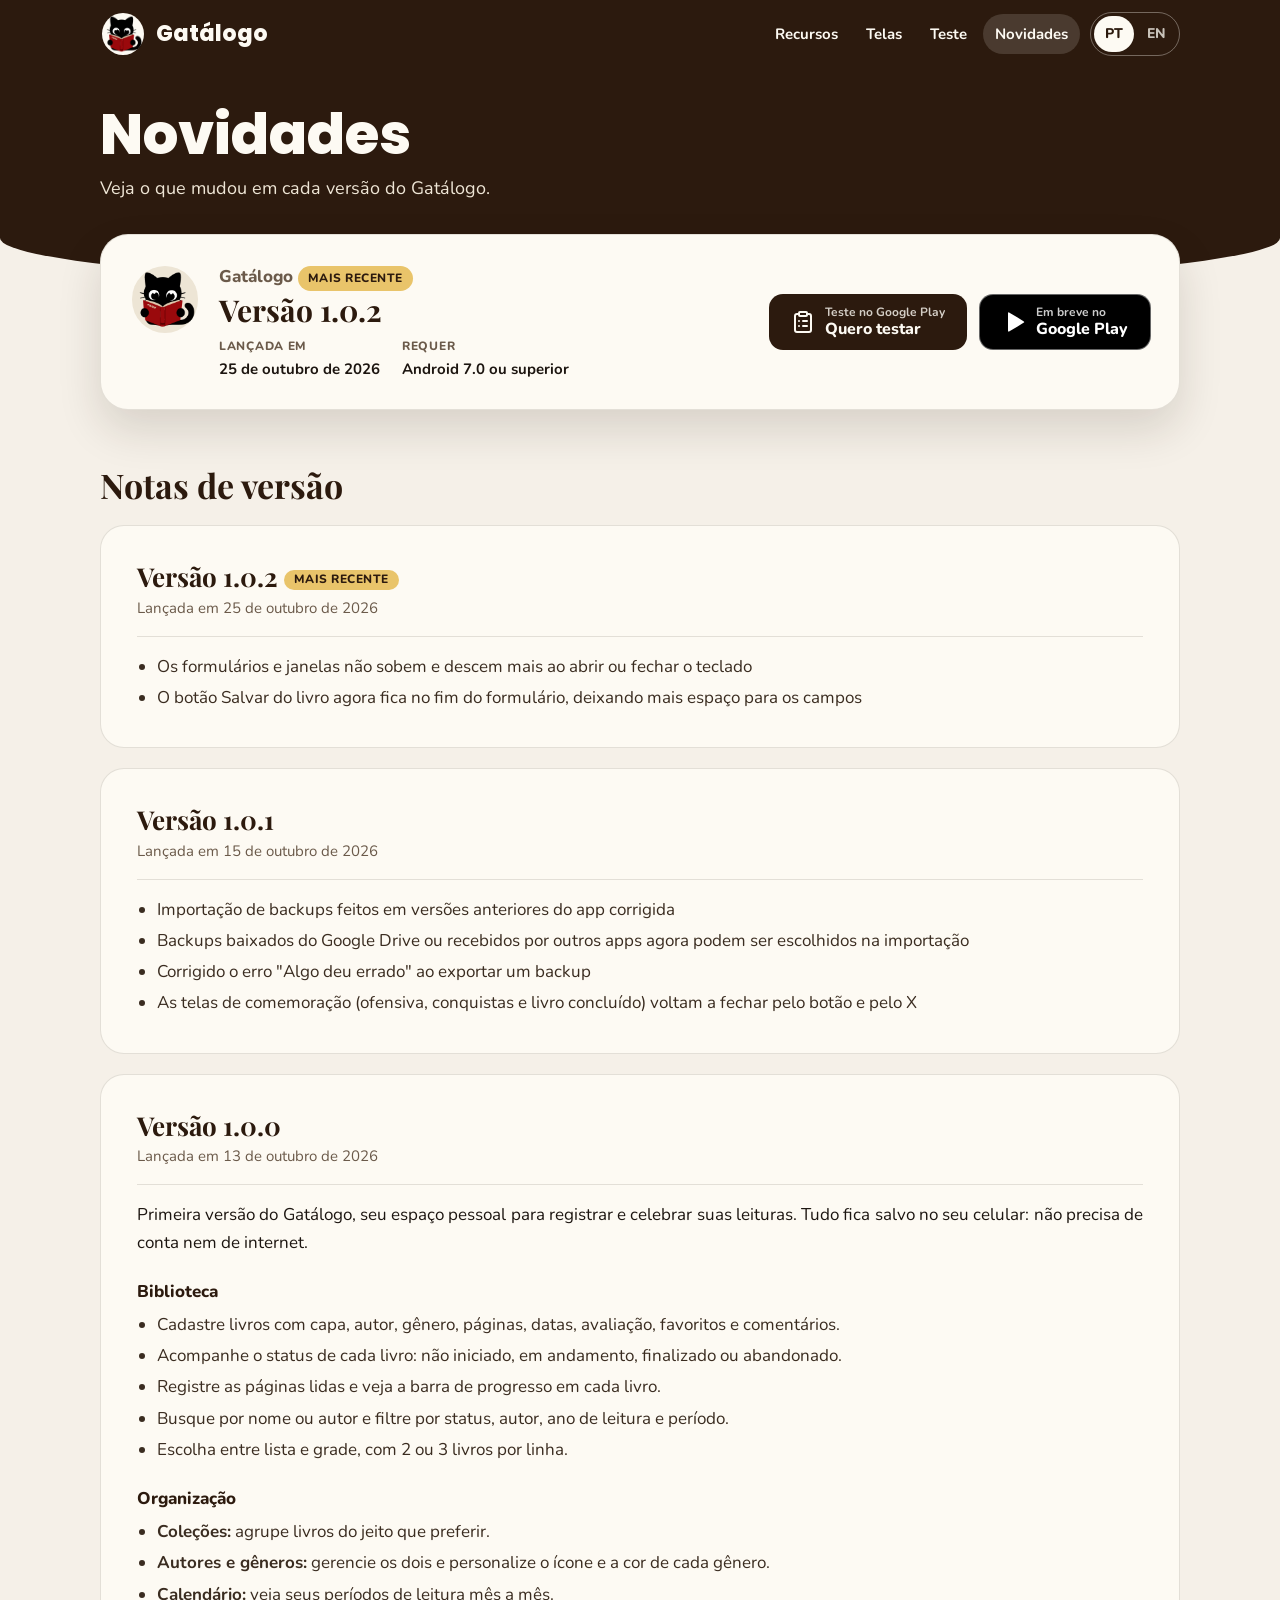
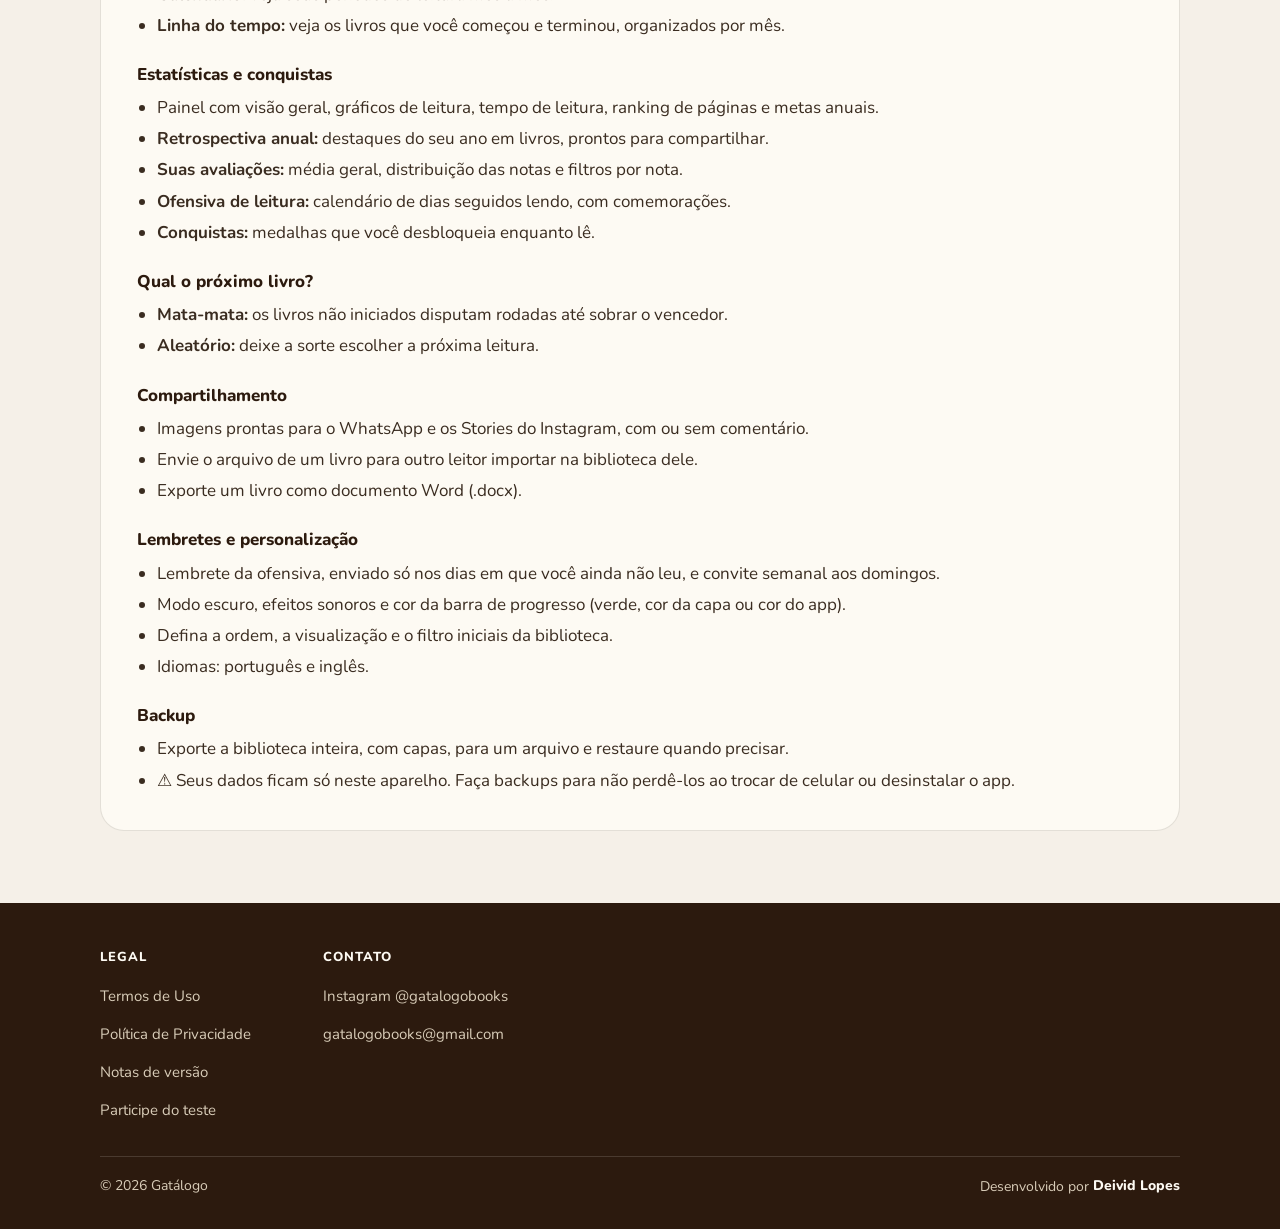
<file: downloads.html>
<!doctype html>
<html lang="pt-BR">
<head>
<meta charset="utf-8">
<meta name="viewport" content="width=device-width, initial-scale=1">
<title>Novidades · Gatálogo</title>
<meta name="description" content="Veja o que mudou em cada versão do Gatálogo.">
<meta name="theme-color" content="#2c1a0e">
<meta property="og:title" content="Novidades · Gatálogo">
<meta property="og:description" content="Veja o que mudou em cada versão do Gatálogo.">
<meta property="og:type" content="website">
<meta property="og:site_name" content="Gatálogo">
<meta property="og:locale" content="pt_BR">
<meta property="og:image" content="https://gatalogo.github.io/assets/img/og-pt.jpg?v=0d607f6c7a">
<meta property="og:image:width" content="1200">
<meta property="og:image:height" content="630">
<meta property="og:image:alt" content="Gatálogo, seu diário de leitura: três telas do app com a biblioteca, os detalhes de um livro e as estatísticas">
<meta name="twitter:card" content="summary_large_image">
<meta property="og:url" content="https://gatalogo.github.io/downloads.html">
<link rel="icon" type="image/png" href="assets/img/logo.png">
<link rel="apple-touch-icon" href="assets/img/logo.png">
<link rel="preload" href="assets/fonts/poppins-latin-800-normal.woff2" as="font" type="font/woff2" crossorigin>
<link rel="stylesheet" href="assets/style.css?v=b254d9eecc">
<script>document.documentElement.classList.add('js');window.__revealFallback=setTimeout(function(){document.documentElement.classList.add('reveal-all')},3000)</script>
<script src="assets/site.js?v=0984631169" defer></script>
</head>
<body>
<header class="top"><div class="wrap">
<a class="brand" href="./"><span class="brand-logo"><img src="assets/img/logo.png" alt="" width="36" height="36"></span>Gatálogo</a>
<nav><a href="./#recursos">Recursos</a><a href="./#telas">Telas</a><a href="teste.html">Teste</a><a class="nav-dl" href="downloads.html" aria-current="page">Novidades</a><span class="lang-switch"><span class="lang-on" aria-current="true" title="Português">PT</span><a href="en/downloads.html" hreflang="en" lang="en" title="English">EN</a></span></nav>
</div></header>
<script>if(location.hash==='#testar')location.replace('teste.html')</script>
<main class="downloads">
<div class="page-hero"><div class="wrap">
<h1 class="reveal">Novidades</h1>
<p class="reveal" style="--d:80ms">Veja o que mudou em cada versão do Gatálogo.</p>
</div></div>
<div class="wrap">
<section class="latest reveal" style="--d:120ms">
<div class="latest-main">
<span class="brand-logo latest-logo"><img src="assets/img/logo.png" alt="" width="64" height="64"></span>
<div>
<p class="latest-label">Gatálogo <span class="badge">Mais recente</span></p>
<p class="latest-version">Versão 1.0.2</p>
<dl class="latest-meta">
<div><dt>Lançada em</dt><dd>25 de outubro de 2026</dd></div>
<div><dt>Requer</dt><dd>Android 7.0 ou superior</dd></div>
</dl>
</div>
</div>
<div class="cta">
<a class="btn btn-light" href="teste.html"><svg viewBox="0 0 24 24" fill="none" stroke="currentColor" stroke-width="2" stroke-linecap="round" stroke-linejoin="round" aria-hidden="true"><rect width="8" height="4" x="8" y="2" rx="1"/><path d="M16 4h2a2 2 0 0 1 2 2v14a2 2 0 0 1-2 2H6a2 2 0 0 1-2-2V6a2 2 0 0 1 2-2h2"/><path d="M12 11h4"/><path d="M12 16h4"/><path d="M8 11h.01"/><path d="M8 16h.01"/></svg><span><small>Teste no Google Play</small>Quero testar</span></a>
<a class="btn btn-store" role="link" aria-disabled="true" title="Em breve no Google Play"><svg viewBox="0 0 24 24" fill="currentColor" aria-hidden="true"><path d="M6 3.5v17a1 1 0 0 0 1.5.86l14-8.5a1 1 0 0 0 0-1.72l-14-8.5A1 1 0 0 0 6 3.5Z"/></svg><span><small>Em breve no</small>Google Play</span></a>
</div>
</section>
<section class="release-notes">
<h2 class="reveal">Notas de versão</h2>
<article class="release reveal" id="v1.0.2">
<header class="release-head">
<div><h2>Versão 1.0.2 <span class="badge">Mais recente</span></h2>
<p class="release-date">Lançada em 25 de outubro de 2026</p></div>
</header>
<ul><li>Os formulários e janelas não sobem e descem mais ao abrir ou fechar o teclado</li><li>O botão Salvar do livro agora fica no fim do formulário, deixando mais espaço para os campos</li></ul>
</article>
<article class="release reveal" id="v1.0.1">
<header class="release-head">
<div><h2>Versão 1.0.1</h2>
<p class="release-date">Lançada em 15 de outubro de 2026</p></div>
</header>
<ul><li>Importação de backups feitos em versões anteriores do app corrigida</li><li>Backups baixados do Google Drive ou recebidos por outros apps agora podem ser escolhidos na importação</li><li>Corrigido o erro "Algo deu errado" ao exportar um backup</li><li>As telas de comemoração (ofensiva, conquistas e livro concluído) voltam a fechar pelo botão e pelo X</li></ul>
</article>
<article class="release reveal" id="v1.0.0">
<header class="release-head">
<div><h2>Versão 1.0.0</h2>
<p class="release-date">Lançada em 13 de outubro de 2026</p></div>
</header>
<p class="release-intro">Primeira versão do Gatálogo, seu espaço pessoal para registrar e celebrar suas leituras. Tudo fica salvo no seu celular: não precisa de conta nem de internet.</p>
<h3>Biblioteca</h3>
<ul><li>Cadastre livros com capa, autor, gênero, páginas, datas, avaliação, favoritos e comentários.</li><li>Acompanhe o status de cada livro: não iniciado, em andamento, finalizado ou abandonado.</li><li>Registre as páginas lidas e veja a barra de progresso em cada livro.</li><li>Busque por nome ou autor e filtre por status, autor, ano de leitura e período.</li><li>Escolha entre lista e grade, com 2 ou 3 livros por linha.</li></ul>
<h3>Organização</h3>
<ul><li><strong>Coleções:</strong> agrupe livros do jeito que preferir.</li><li><strong>Autores e gêneros:</strong> gerencie os dois e personalize o ícone e a cor de cada gênero.</li><li><strong>Calendário:</strong> veja seus períodos de leitura mês a mês.</li><li><strong>Linha do tempo:</strong> veja os livros que você começou e terminou, organizados por mês.</li></ul>
<h3>Estatísticas e conquistas</h3>
<ul><li>Painel com visão geral, gráficos de leitura, tempo de leitura, ranking de páginas e metas anuais.</li><li><strong>Retrospectiva anual:</strong> destaques do seu ano em livros, prontos para compartilhar.</li><li><strong>Suas avaliações:</strong> média geral, distribuição das notas e filtros por nota.</li><li><strong>Ofensiva de leitura:</strong> calendário de dias seguidos lendo, com comemorações.</li><li><strong>Conquistas:</strong> medalhas que você desbloqueia enquanto lê.</li></ul>
<h3>Qual o próximo livro?</h3>
<ul><li><strong>Mata-mata:</strong> os livros não iniciados disputam rodadas até sobrar o vencedor.</li><li><strong>Aleatório:</strong> deixe a sorte escolher a próxima leitura.</li></ul>
<h3>Compartilhamento</h3>
<ul><li>Imagens prontas para o WhatsApp e os Stories do Instagram, com ou sem comentário.</li><li>Envie o arquivo de um livro para outro leitor importar na biblioteca dele.</li><li>Exporte um livro como documento Word (.docx).</li></ul>
<h3>Lembretes e personalização</h3>
<ul><li>Lembrete da ofensiva, enviado só nos dias em que você ainda não leu, e convite semanal aos domingos.</li><li>Modo escuro, efeitos sonoros e cor da barra de progresso (verde, cor da capa ou cor do app).</li><li>Defina a ordem, a visualização e o filtro iniciais da biblioteca.</li><li>Idiomas: português e inglês.</li></ul>
<h3>Backup</h3>
<ul><li>Exporte a biblioteca inteira, com capas, para um arquivo e restaure quando precisar.</li><li>⚠️ Seus dados ficam só neste aparelho. Faça backups para não perdê-los ao trocar de celular ou desinstalar o app.</li></ul>
</article>
</section>
</div>
</main>
<footer><div class="wrap">
<div class="footer-grid">
<nav class="footer-col" aria-label="Legal">
<h3>Legal</h3>
<a href="termos.html">Termos de Uso</a>
<a href="privacidade.html">Política de Privacidade</a>
<a href="downloads.html">Notas de versão</a>
<a href="teste.html">Participe do teste</a>
</nav>
<div class="footer-col">
<h3>Contato</h3>
<a href="https://www.instagram.com/gatalogobooks/" rel="noopener">Instagram @gatalogobooks</a>
<a href="mailto:gatalogobooks@gmail.com">gatalogobooks@gmail.com</a>
</div>
</div>
<div class="footer-copy">
<span>© 2026 Gatálogo</span>
<span>Desenvolvido por <a href="https://www.linkedin.com/in/deivid-lopes/" rel="noopener" target="_blank">Deivid Lopes</a></span>
</div>
</div></footer>
</body>
</html>
</file>
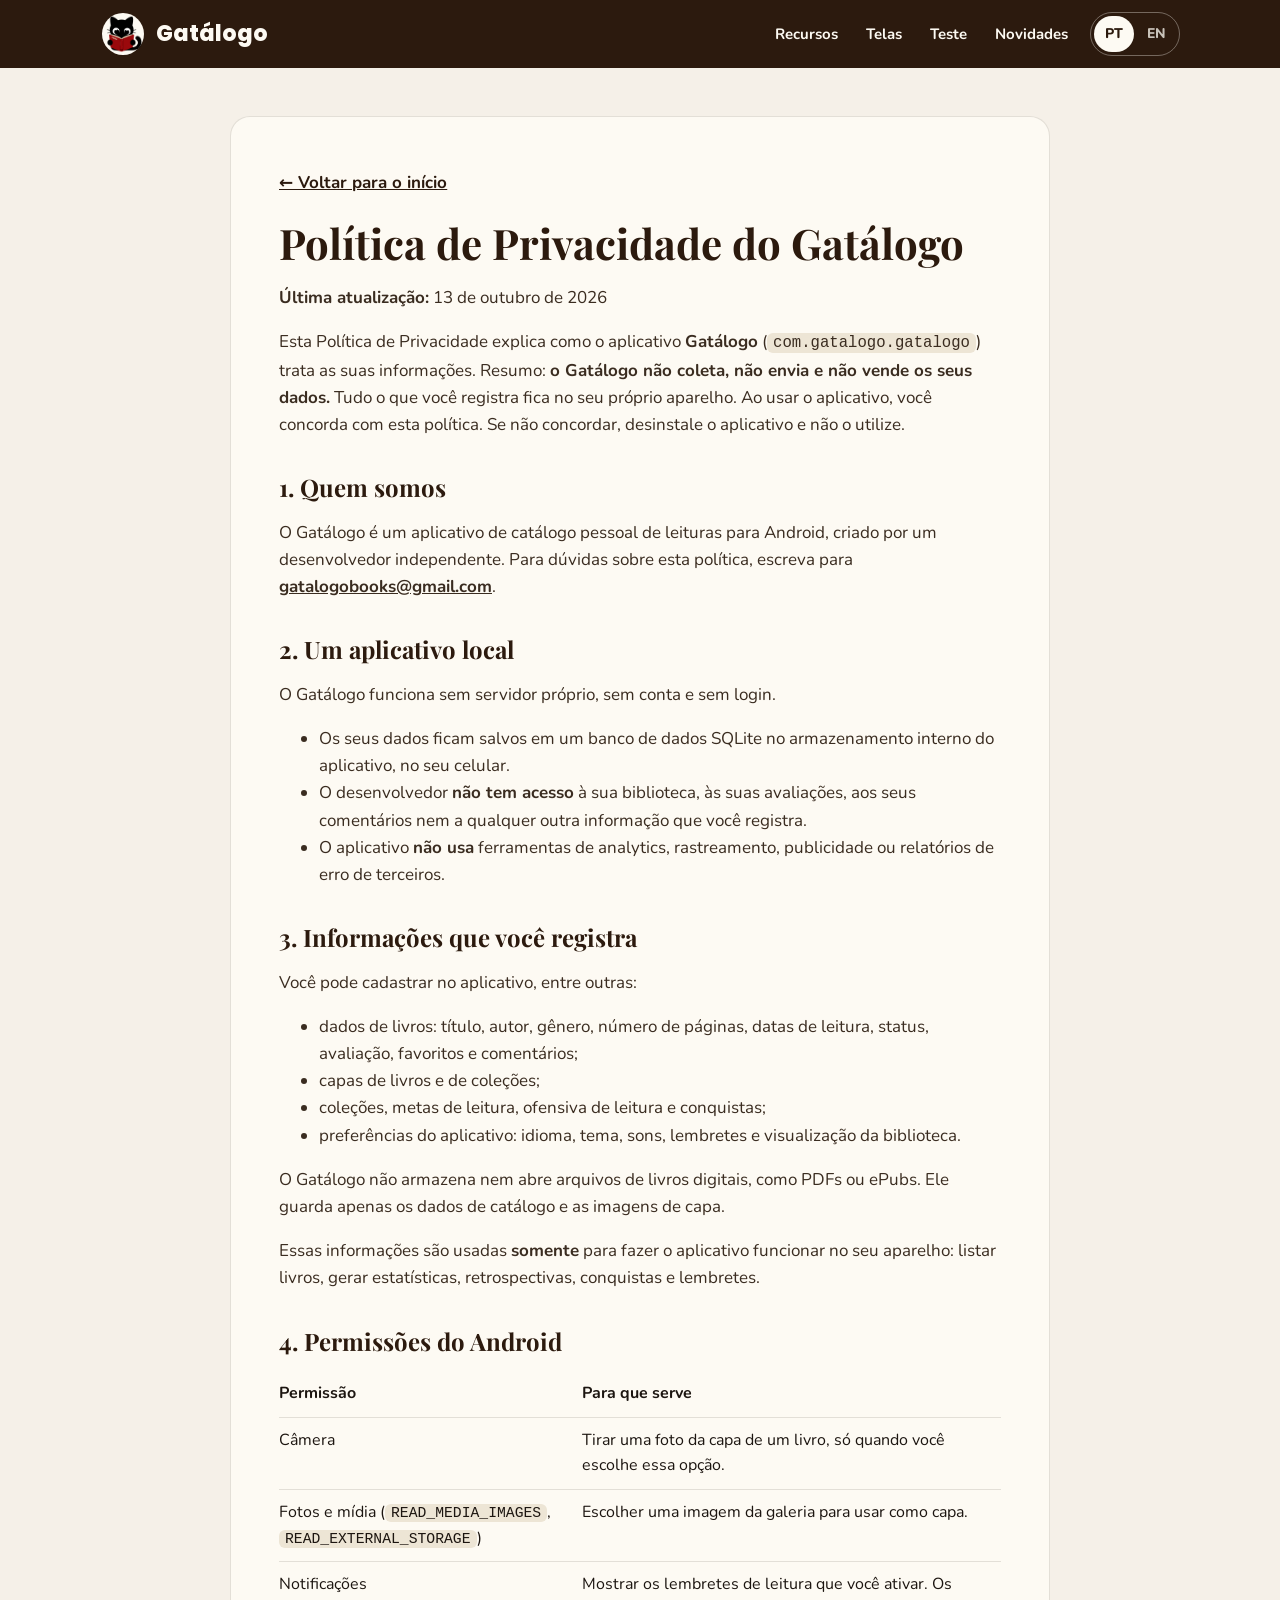
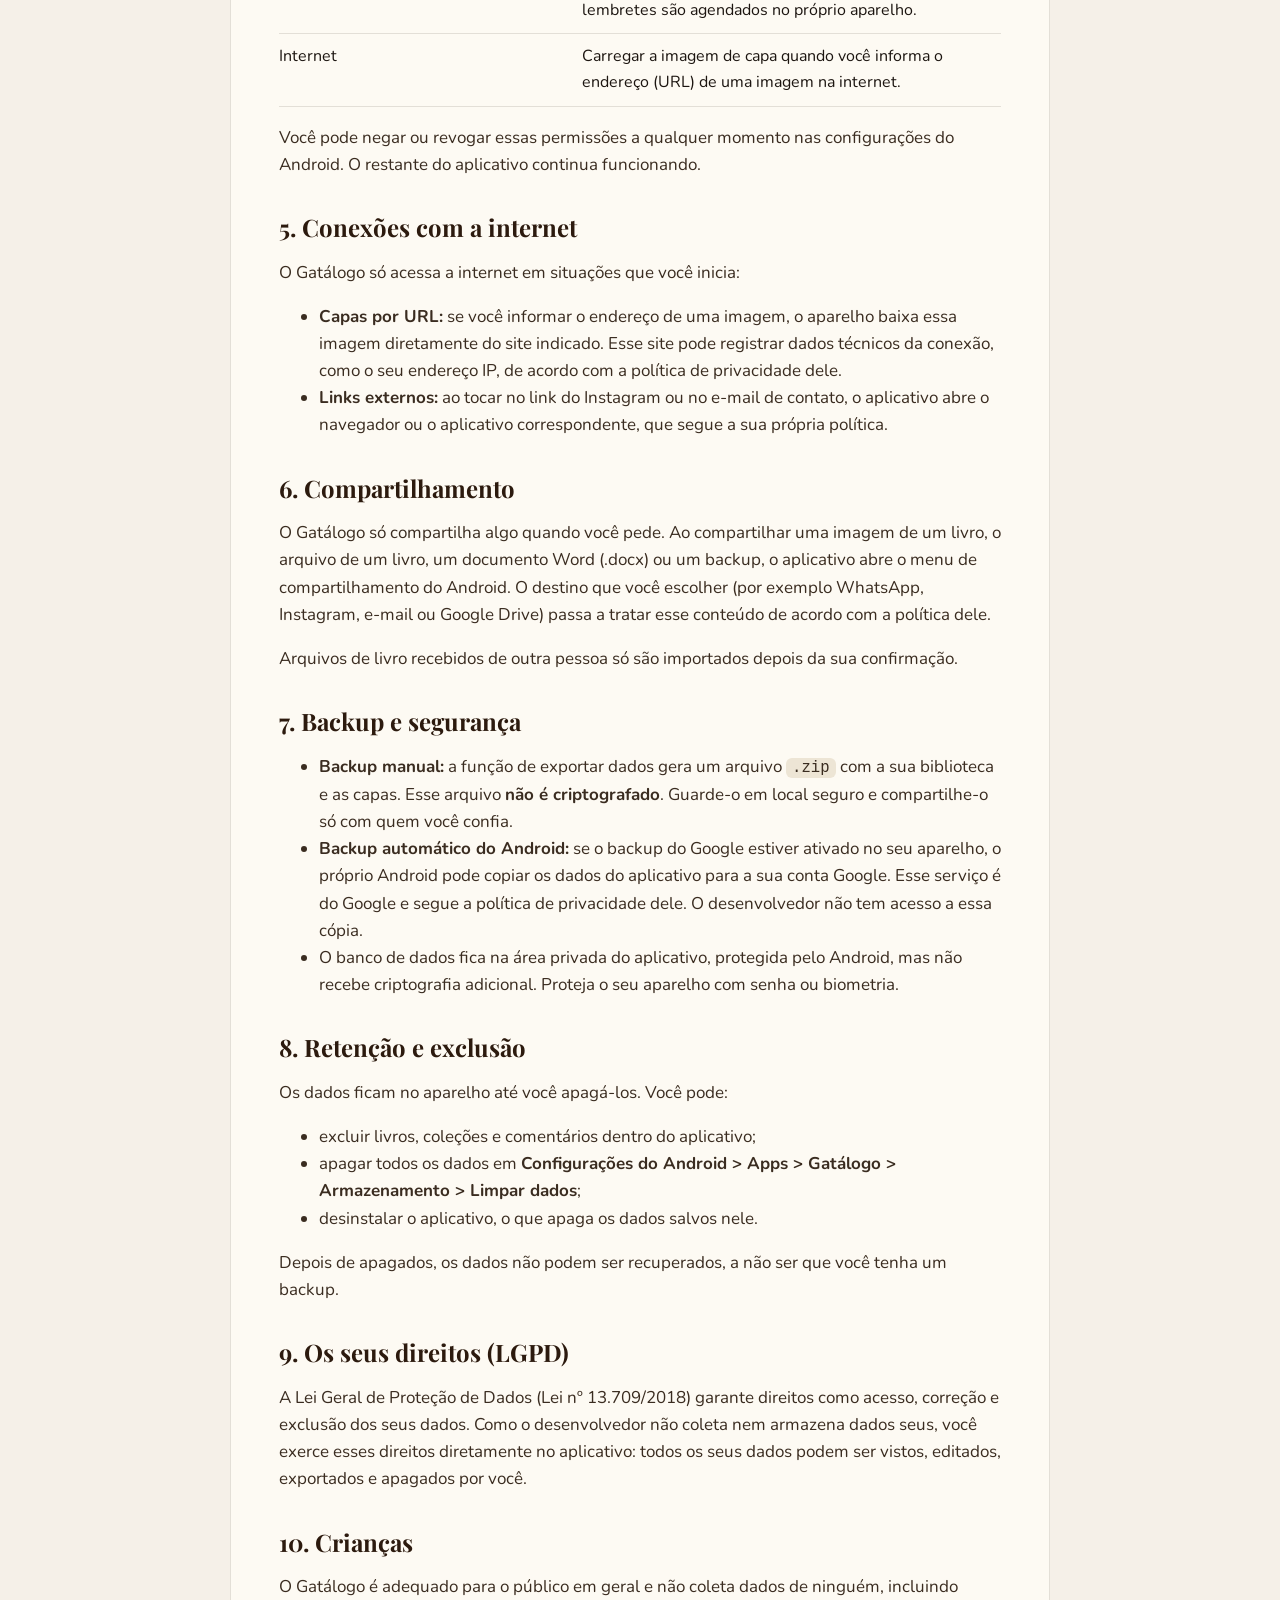
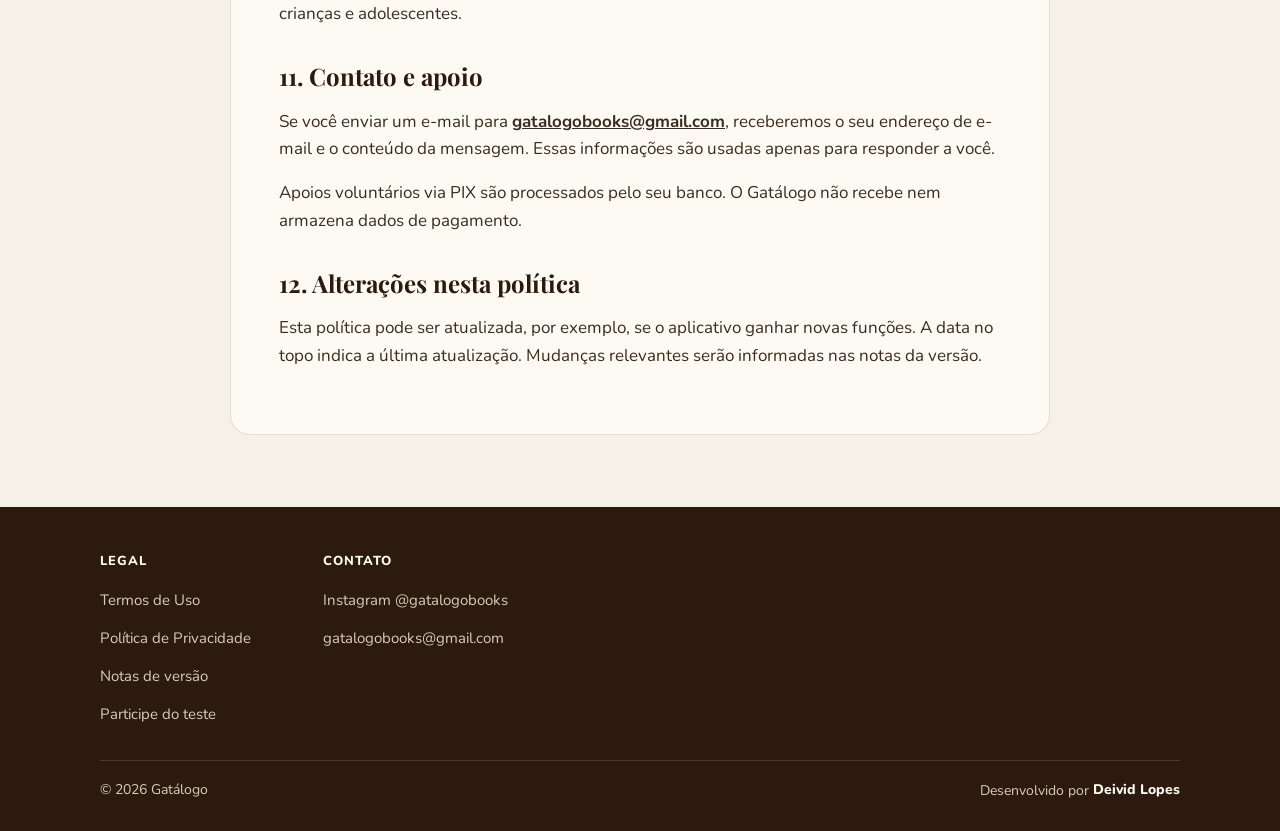
<file: privacidade.html>
<!doctype html>
<html lang="pt-BR">
<head>
<meta charset="utf-8">
<meta name="viewport" content="width=device-width, initial-scale=1">
<title>Política de Privacidade · Gatálogo</title>
<meta name="description" content="Esta Política de Privacidade explica como o aplicativo Gatálogo (com.gatalogo.gatalogo) trata as suas informações. Resumo: o Gatálogo não coleta, não envia e não vende os seus dados. Tudo o que você registra fica no seu próprio aparelho. Ao usar o aplicativo, você concorda com esta política. Se não concordar, desinstale o aplicativo e não o utilize.">
<meta name="theme-color" content="#2c1a0e">
<meta property="og:title" content="Política de Privacidade · Gatálogo">
<meta property="og:description" content="Esta Política de Privacidade explica como o aplicativo Gatálogo (com.gatalogo.gatalogo) trata as suas informações. Resumo: o Gatálogo não coleta, não envia e não vende os seus dados. Tudo o que você registra fica no seu próprio aparelho. Ao usar o aplicativo, você concorda com esta política. Se não concordar, desinstale o aplicativo e não o utilize.">
<meta property="og:type" content="website">
<meta property="og:site_name" content="Gatálogo">
<meta property="og:locale" content="pt_BR">
<meta property="og:image" content="https://gatalogo.github.io/assets/img/og-pt.jpg?v=0d607f6c7a">
<meta property="og:image:width" content="1200">
<meta property="og:image:height" content="630">
<meta property="og:image:alt" content="Gatálogo, seu diário de leitura: três telas do app com a biblioteca, os detalhes de um livro e as estatísticas">
<meta name="twitter:card" content="summary_large_image">
<meta property="og:url" content="https://gatalogo.github.io/privacidade.html">
<link rel="icon" type="image/png" href="assets/img/logo.png">
<link rel="apple-touch-icon" href="assets/img/logo.png">
<link rel="preload" href="assets/fonts/poppins-latin-800-normal.woff2" as="font" type="font/woff2" crossorigin>
<link rel="stylesheet" href="assets/style.css?v=b254d9eecc">
<script>document.documentElement.classList.add('js');window.__revealFallback=setTimeout(function(){document.documentElement.classList.add('reveal-all')},3000)</script>
<script src="assets/site.js?v=0984631169" defer></script>
</head>
<body>
<header class="top"><div class="wrap">
<a class="brand" href="./"><span class="brand-logo"><img src="assets/img/logo.png" alt="" width="36" height="36"></span>Gatálogo</a>
<nav><a href="./#recursos">Recursos</a><a href="./#telas">Telas</a><a href="teste.html">Teste</a><a class="nav-dl" href="downloads.html">Novidades</a><span class="lang-switch"><span class="lang-on" aria-current="true" title="Português">PT</span><a href="en/privacy.html" hreflang="en" lang="en" title="English">EN</a></span></nav>
</div></header>
<main class="legal"><div class="wrap"><article>
<a class="back" href="./">← Voltar para o início</a>
<h1>Política de Privacidade do Gatálogo</h1>
<p><strong>Última atualização:</strong> 13 de outubro de 2026</p>
<p>Esta Política de Privacidade explica como o aplicativo <strong>Gatálogo</strong> (<code>com.gatalogo.gatalogo</code>) trata as suas informações. Resumo: <strong>o Gatálogo não coleta, não envia e não vende os seus dados.</strong> Tudo o que você registra fica no seu próprio aparelho. Ao usar o aplicativo, você concorda com esta política. Se não concordar, desinstale o aplicativo e não o utilize.</p>
<h2>1. Quem somos</h2>
<p>O Gatálogo é um aplicativo de catálogo pessoal de leituras para Android, criado por um desenvolvedor independente. Para dúvidas sobre esta política, escreva para <strong><a href="mailto:gatalogobooks@gmail.com">gatalogobooks@gmail.com</a></strong>.</p>
<h2>2. Um aplicativo local</h2>
<p>O Gatálogo funciona sem servidor próprio, sem conta e sem login.</p>
<ul>
<li>Os seus dados ficam salvos em um banco de dados SQLite no armazenamento interno do aplicativo, no seu celular.</li>
<li>O desenvolvedor <strong>não tem acesso</strong> à sua biblioteca, às suas avaliações, aos seus comentários nem a qualquer outra informação que você registra.</li>
<li>O aplicativo <strong>não usa</strong> ferramentas de analytics, rastreamento, publicidade ou relatórios de erro de terceiros.</li>
</ul>
<h2>3. Informações que você registra</h2>
<p>Você pode cadastrar no aplicativo, entre outras:</p>
<ul>
<li>dados de livros: título, autor, gênero, número de páginas, datas de leitura, status, avaliação, favoritos e comentários;</li>
<li>capas de livros e de coleções;</li>
<li>coleções, metas de leitura, ofensiva de leitura e conquistas;</li>
<li>preferências do aplicativo: idioma, tema, sons, lembretes e visualização da biblioteca.</li>
</ul>
<p>O Gatálogo não armazena nem abre arquivos de livros digitais, como PDFs ou ePubs. Ele guarda apenas os dados de catálogo e as imagens de capa.</p>
<p>Essas informações são usadas <strong>somente</strong> para fazer o aplicativo funcionar no seu aparelho: listar livros, gerar estatísticas, retrospectivas, conquistas e lembretes.</p>
<h2>4. Permissões do Android</h2>
<table>
<thead>
<tr>
<th>Permissão</th>
<th>Para que serve</th>
</tr>
</thead>
<tbody><tr>
<td>Câmera</td>
<td>Tirar uma foto da capa de um livro, só quando você escolhe essa opção.</td>
</tr>
<tr>
<td>Fotos e mídia (<code>READ_MEDIA_IMAGES</code>, <code>READ_EXTERNAL_STORAGE</code>)</td>
<td>Escolher uma imagem da galeria para usar como capa.</td>
</tr>
<tr>
<td>Notificações</td>
<td>Mostrar os lembretes de leitura que você ativar. Os lembretes são agendados no próprio aparelho.</td>
</tr>
<tr>
<td>Internet</td>
<td>Carregar a imagem de capa quando você informa o endereço (URL) de uma imagem na internet.</td>
</tr>
</tbody></table>
<p>Você pode negar ou revogar essas permissões a qualquer momento nas configurações do Android. O restante do aplicativo continua funcionando.</p>
<h2>5. Conexões com a internet</h2>
<p>O Gatálogo só acessa a internet em situações que você inicia:</p>
<ul>
<li><strong>Capas por URL:</strong> se você informar o endereço de uma imagem, o aparelho baixa essa imagem diretamente do site indicado. Esse site pode registrar dados técnicos da conexão, como o seu endereço IP, de acordo com a política de privacidade dele.</li>
<li><strong>Links externos:</strong> ao tocar no link do Instagram ou no e-mail de contato, o aplicativo abre o navegador ou o aplicativo correspondente, que segue a sua própria política.</li>
</ul>
<h2>6. Compartilhamento</h2>
<p>O Gatálogo só compartilha algo quando você pede. Ao compartilhar uma imagem de um livro, o arquivo de um livro, um documento Word (.docx) ou um backup, o aplicativo abre o menu de compartilhamento do Android. O destino que você escolher (por exemplo WhatsApp, Instagram, e-mail ou Google Drive) passa a tratar esse conteúdo de acordo com a política dele.</p>
<p>Arquivos de livro recebidos de outra pessoa só são importados depois da sua confirmação.</p>
<h2>7. Backup e segurança</h2>
<ul>
<li><strong>Backup manual:</strong> a função de exportar dados gera um arquivo <code>.zip</code> com a sua biblioteca e as capas. Esse arquivo <strong>não é criptografado</strong>. Guarde-o em local seguro e compartilhe-o só com quem você confia.</li>
<li><strong>Backup automático do Android:</strong> se o backup do Google estiver ativado no seu aparelho, o próprio Android pode copiar os dados do aplicativo para a sua conta Google. Esse serviço é do Google e segue a política de privacidade dele. O desenvolvedor não tem acesso a essa cópia.</li>
<li>O banco de dados fica na área privada do aplicativo, protegida pelo Android, mas não recebe criptografia adicional. Proteja o seu aparelho com senha ou biometria.</li>
</ul>
<h2>8. Retenção e exclusão</h2>
<p>Os dados ficam no aparelho até você apagá-los. Você pode:</p>
<ul>
<li>excluir livros, coleções e comentários dentro do aplicativo;</li>
<li>apagar todos os dados em <strong>Configurações do Android &gt; Apps &gt; Gatálogo &gt; Armazenamento &gt; Limpar dados</strong>;</li>
<li>desinstalar o aplicativo, o que apaga os dados salvos nele.</li>
</ul>
<p>Depois de apagados, os dados não podem ser recuperados, a não ser que você tenha um backup.</p>
<h2>9. Os seus direitos (LGPD)</h2>
<p>A Lei Geral de Proteção de Dados (Lei nº 13.709/2018) garante direitos como acesso, correção e exclusão dos seus dados. Como o desenvolvedor não coleta nem armazena dados seus, você exerce esses direitos diretamente no aplicativo: todos os seus dados podem ser vistos, editados, exportados e apagados por você.</p>
<h2>10. Crianças</h2>
<p>O Gatálogo é adequado para o público em geral e não coleta dados de ninguém, incluindo crianças e adolescentes.</p>
<h2>11. Contato e apoio</h2>
<p>Se você enviar um e-mail para <strong><a href="mailto:gatalogobooks@gmail.com">gatalogobooks@gmail.com</a></strong>, receberemos o seu endereço de e-mail e o conteúdo da mensagem. Essas informações são usadas apenas para responder a você.</p>
<p>Apoios voluntários via PIX são processados pelo seu banco. O Gatálogo não recebe nem armazena dados de pagamento.</p>
<h2>12. Alterações nesta política</h2>
<p>Esta política pode ser atualizada, por exemplo, se o aplicativo ganhar novas funções. A data no topo indica a última atualização. Mudanças relevantes serão informadas nas notas da versão.</p>

</article></div></main>
<footer><div class="wrap">
<div class="footer-grid">
<nav class="footer-col" aria-label="Legal">
<h3>Legal</h3>
<a href="termos.html">Termos de Uso</a>
<a href="privacidade.html">Política de Privacidade</a>
<a href="downloads.html">Notas de versão</a>
<a href="teste.html">Participe do teste</a>
</nav>
<div class="footer-col">
<h3>Contato</h3>
<a href="https://www.instagram.com/gatalogobooks/" rel="noopener">Instagram @gatalogobooks</a>
<a href="mailto:gatalogobooks@gmail.com">gatalogobooks@gmail.com</a>
</div>
</div>
<div class="footer-copy">
<span>© 2026 Gatálogo</span>
<span>Desenvolvido por <a href="https://www.linkedin.com/in/deivid-lopes/" rel="noopener" target="_blank">Deivid Lopes</a></span>
</div>
</div></footer>
</body>
</html>
</file>
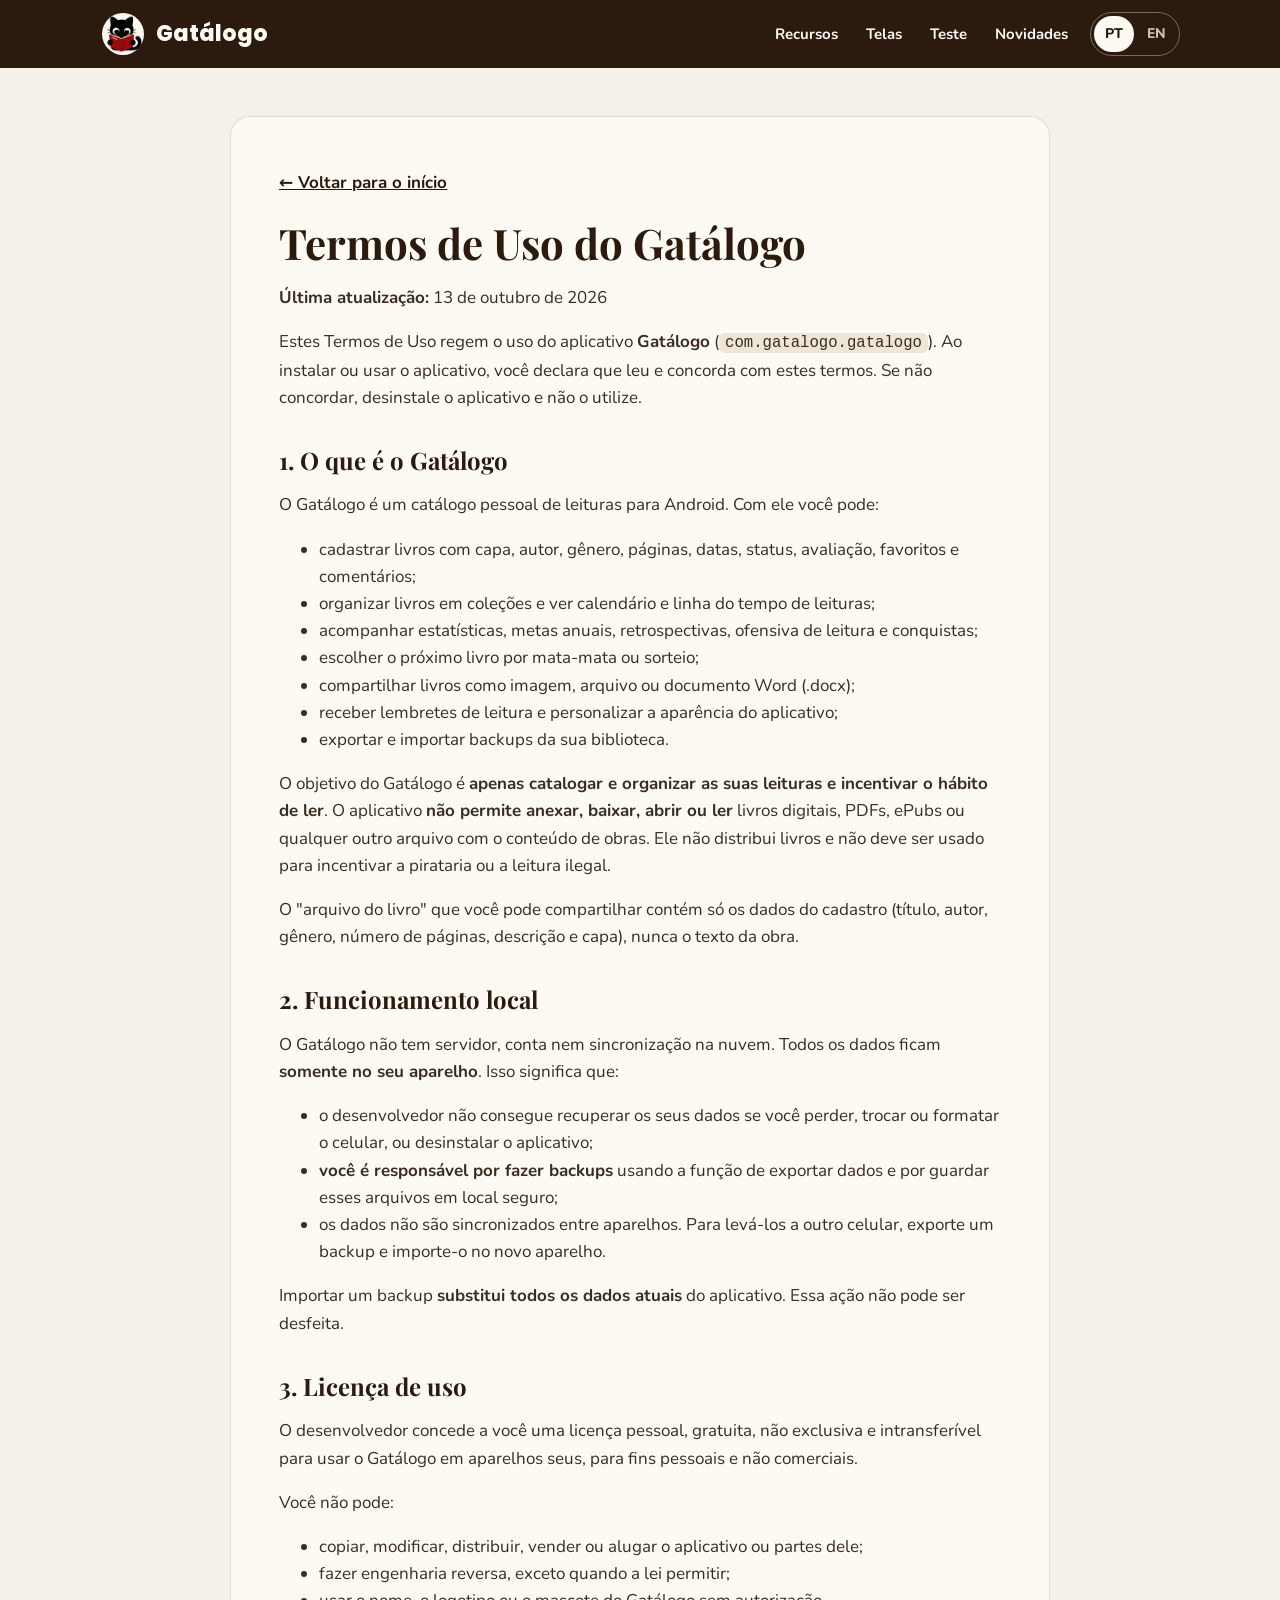
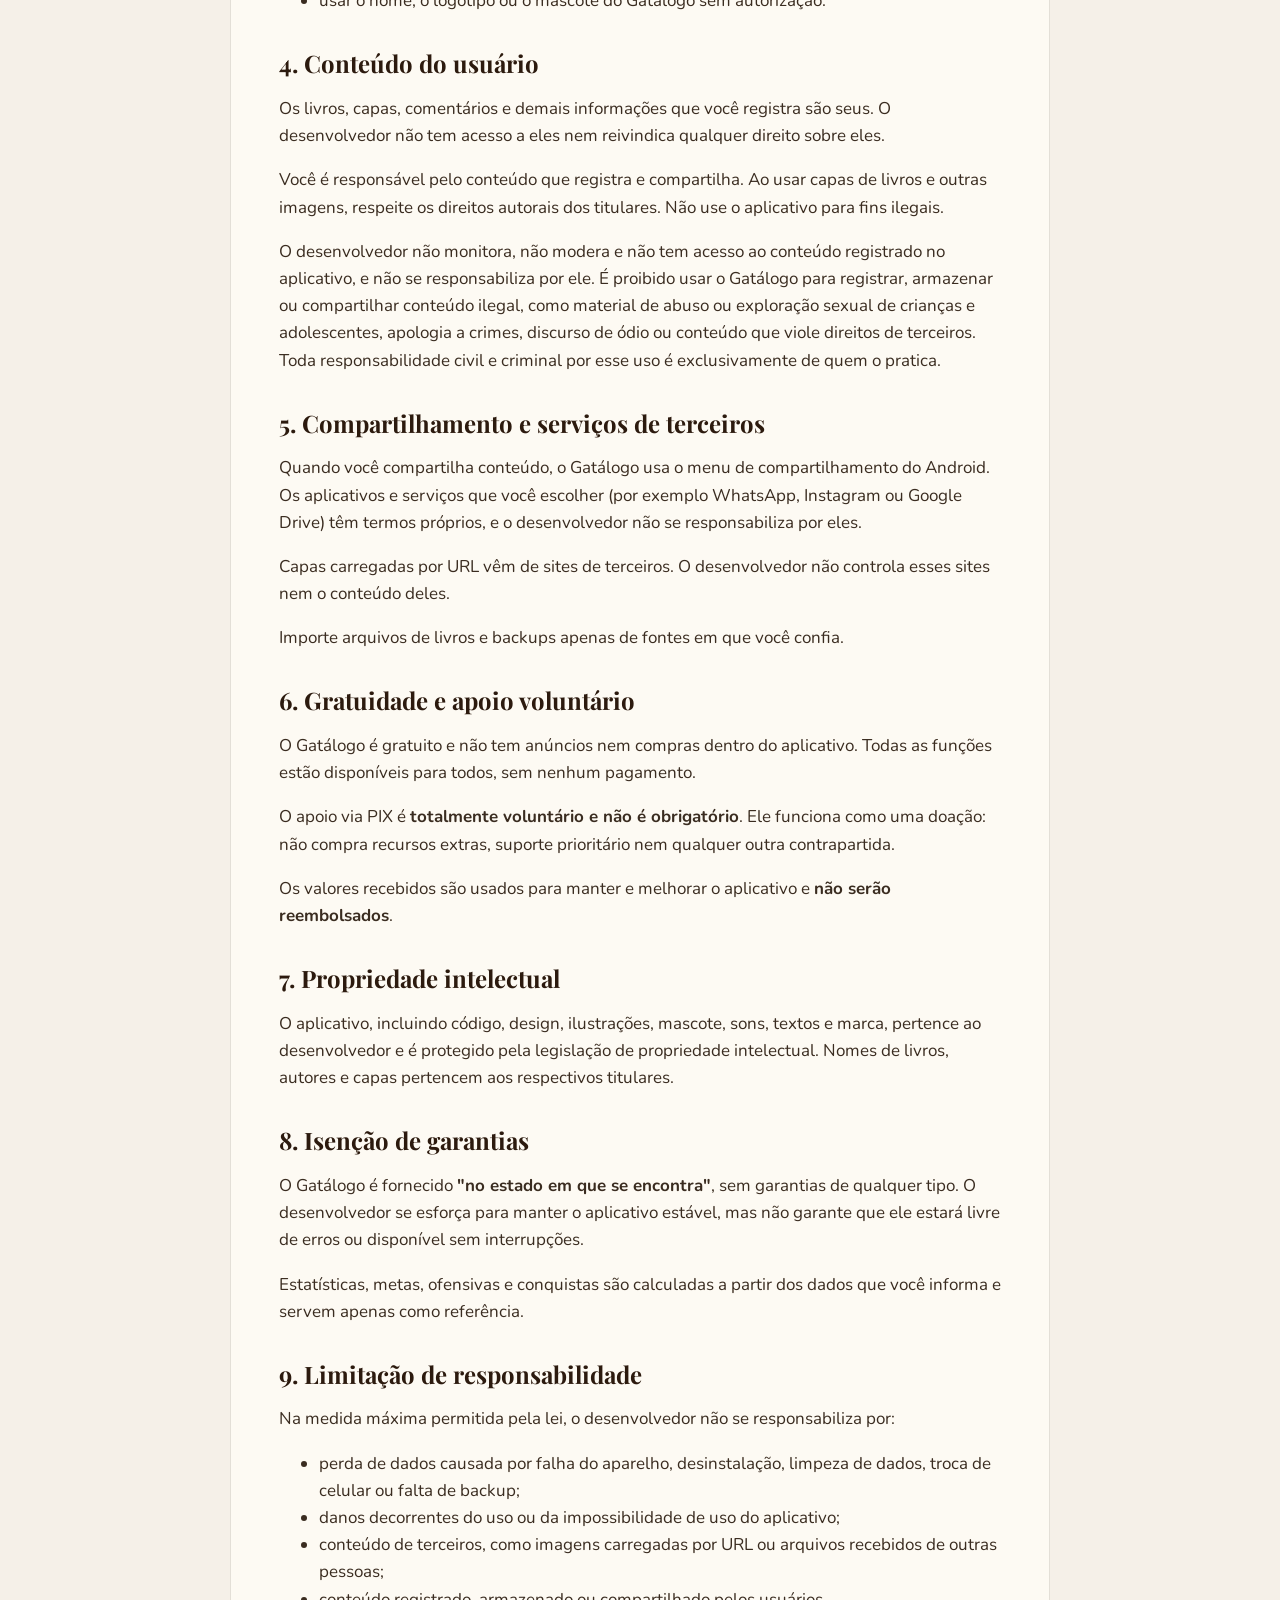
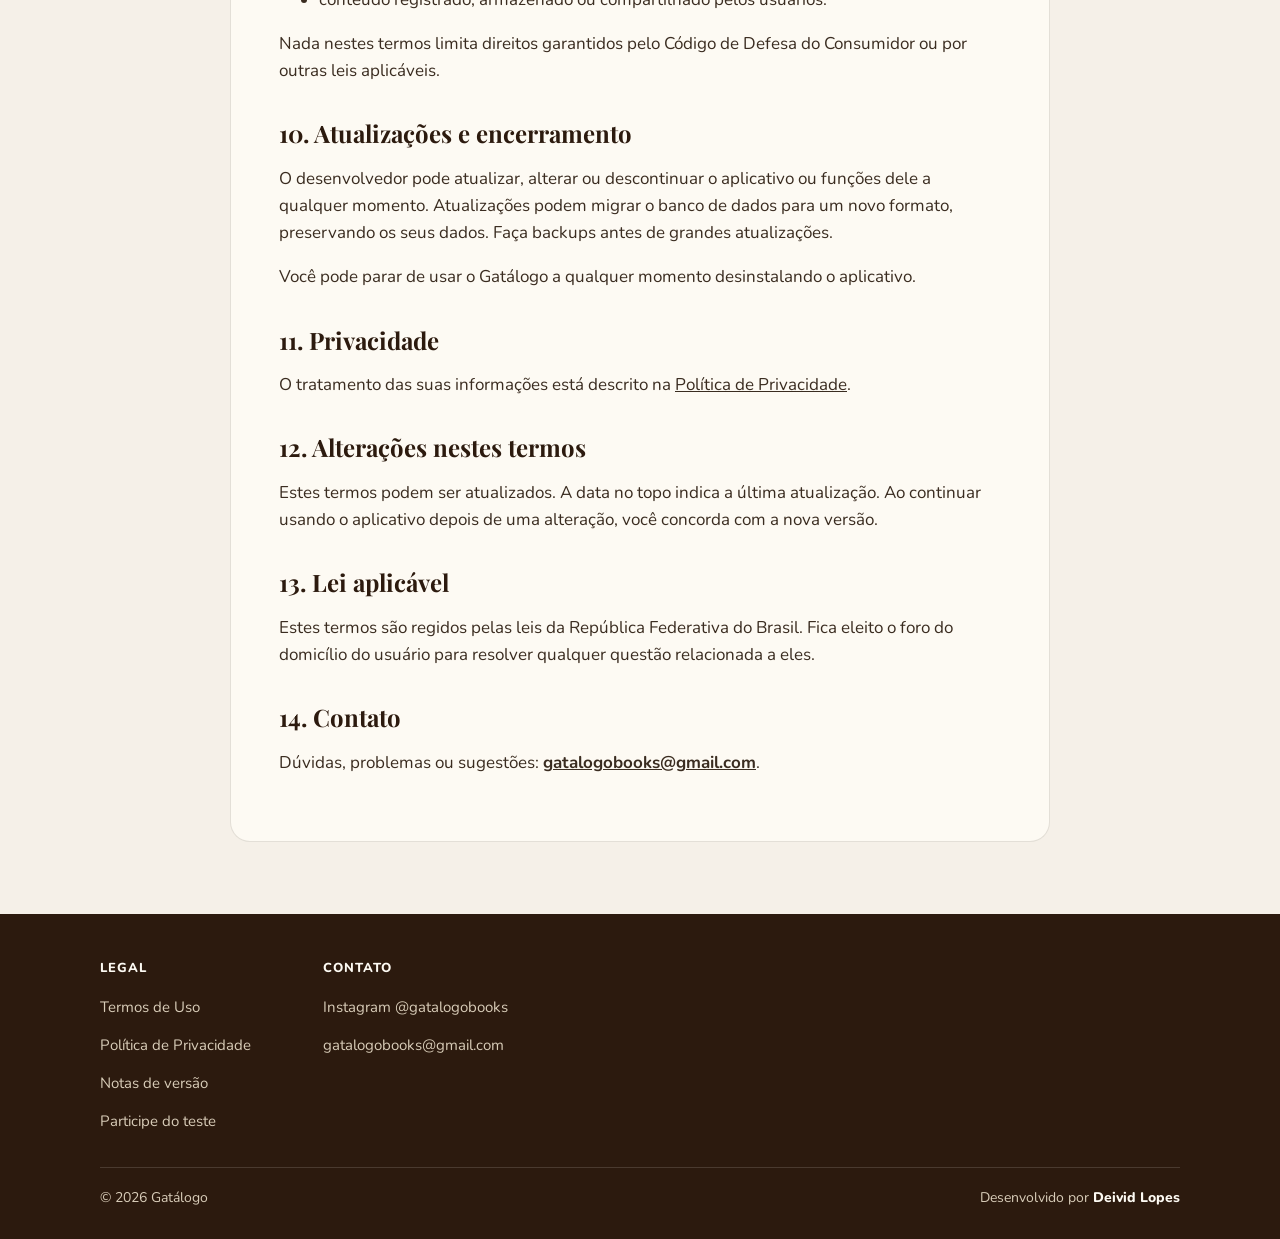
<file: termos.html>
<!doctype html>
<html lang="pt-BR">
<head>
<meta charset="utf-8">
<meta name="viewport" content="width=device-width, initial-scale=1">
<title>Termos de Uso · Gatálogo</title>
<meta name="description" content="Estes Termos de Uso regem o uso do aplicativo Gatálogo (com.gatalogo.gatalogo). Ao instalar ou usar o aplicativo, você declara que leu e concorda com estes termos. Se não concordar, desinstale o aplicativo e não o utilize.">
<meta name="theme-color" content="#2c1a0e">
<meta property="og:title" content="Termos de Uso · Gatálogo">
<meta property="og:description" content="Estes Termos de Uso regem o uso do aplicativo Gatálogo (com.gatalogo.gatalogo). Ao instalar ou usar o aplicativo, você declara que leu e concorda com estes termos. Se não concordar, desinstale o aplicativo e não o utilize.">
<meta property="og:type" content="website">
<meta property="og:site_name" content="Gatálogo">
<meta property="og:locale" content="pt_BR">
<meta property="og:image" content="https://gatalogo.github.io/assets/img/og-pt.jpg?v=0d607f6c7a">
<meta property="og:image:width" content="1200">
<meta property="og:image:height" content="630">
<meta property="og:image:alt" content="Gatálogo, seu diário de leitura: três telas do app com a biblioteca, os detalhes de um livro e as estatísticas">
<meta name="twitter:card" content="summary_large_image">
<meta property="og:url" content="https://gatalogo.github.io/termos.html">
<link rel="icon" type="image/png" href="assets/img/logo.png">
<link rel="apple-touch-icon" href="assets/img/logo.png">
<link rel="preload" href="assets/fonts/poppins-latin-800-normal.woff2" as="font" type="font/woff2" crossorigin>
<link rel="stylesheet" href="assets/style.css?v=b254d9eecc">
<script>document.documentElement.classList.add('js');window.__revealFallback=setTimeout(function(){document.documentElement.classList.add('reveal-all')},3000)</script>
<script src="assets/site.js?v=0984631169" defer></script>
</head>
<body>
<header class="top"><div class="wrap">
<a class="brand" href="./"><span class="brand-logo"><img src="assets/img/logo.png" alt="" width="36" height="36"></span>Gatálogo</a>
<nav><a href="./#recursos">Recursos</a><a href="./#telas">Telas</a><a href="teste.html">Teste</a><a class="nav-dl" href="downloads.html">Novidades</a><span class="lang-switch"><span class="lang-on" aria-current="true" title="Português">PT</span><a href="en/terms.html" hreflang="en" lang="en" title="English">EN</a></span></nav>
</div></header>
<main class="legal"><div class="wrap"><article>
<a class="back" href="./">← Voltar para o início</a>
<h1>Termos de Uso do Gatálogo</h1>
<p><strong>Última atualização:</strong> 13 de outubro de 2026</p>
<p>Estes Termos de Uso regem o uso do aplicativo <strong>Gatálogo</strong> (<code>com.gatalogo.gatalogo</code>). Ao instalar ou usar o aplicativo, você declara que leu e concorda com estes termos. Se não concordar, desinstale o aplicativo e não o utilize.</p>
<h2>1. O que é o Gatálogo</h2>
<p>O Gatálogo é um catálogo pessoal de leituras para Android. Com ele você pode:</p>
<ul>
<li>cadastrar livros com capa, autor, gênero, páginas, datas, status, avaliação, favoritos e comentários;</li>
<li>organizar livros em coleções e ver calendário e linha do tempo de leituras;</li>
<li>acompanhar estatísticas, metas anuais, retrospectivas, ofensiva de leitura e conquistas;</li>
<li>escolher o próximo livro por mata-mata ou sorteio;</li>
<li>compartilhar livros como imagem, arquivo ou documento Word (.docx);</li>
<li>receber lembretes de leitura e personalizar a aparência do aplicativo;</li>
<li>exportar e importar backups da sua biblioteca.</li>
</ul>
<p>O objetivo do Gatálogo é <strong>apenas catalogar e organizar as suas leituras e incentivar o hábito de ler</strong>. O aplicativo <strong>não permite anexar, baixar, abrir ou ler</strong> livros digitais, PDFs, ePubs ou qualquer outro arquivo com o conteúdo de obras. Ele não distribui livros e não deve ser usado para incentivar a pirataria ou a leitura ilegal.</p>
<p>O &quot;arquivo do livro&quot; que você pode compartilhar contém só os dados do cadastro (título, autor, gênero, número de páginas, descrição e capa), nunca o texto da obra.</p>
<h2>2. Funcionamento local</h2>
<p>O Gatálogo não tem servidor, conta nem sincronização na nuvem. Todos os dados ficam <strong>somente no seu aparelho</strong>. Isso significa que:</p>
<ul>
<li>o desenvolvedor não consegue recuperar os seus dados se você perder, trocar ou formatar o celular, ou desinstalar o aplicativo;</li>
<li><strong>você é responsável por fazer backups</strong> usando a função de exportar dados e por guardar esses arquivos em local seguro;</li>
<li>os dados não são sincronizados entre aparelhos. Para levá-los a outro celular, exporte um backup e importe-o no novo aparelho.</li>
</ul>
<p>Importar um backup <strong>substitui todos os dados atuais</strong> do aplicativo. Essa ação não pode ser desfeita.</p>
<h2>3. Licença de uso</h2>
<p>O desenvolvedor concede a você uma licença pessoal, gratuita, não exclusiva e intransferível para usar o Gatálogo em aparelhos seus, para fins pessoais e não comerciais.</p>
<p>Você não pode:</p>
<ul>
<li>copiar, modificar, distribuir, vender ou alugar o aplicativo ou partes dele;</li>
<li>fazer engenharia reversa, exceto quando a lei permitir;</li>
<li>usar o nome, o logotipo ou o mascote do Gatálogo sem autorização.</li>
</ul>
<h2>4. Conteúdo do usuário</h2>
<p>Os livros, capas, comentários e demais informações que você registra são seus. O desenvolvedor não tem acesso a eles nem reivindica qualquer direito sobre eles.</p>
<p>Você é responsável pelo conteúdo que registra e compartilha. Ao usar capas de livros e outras imagens, respeite os direitos autorais dos titulares. Não use o aplicativo para fins ilegais.</p>
<p>O desenvolvedor não monitora, não modera e não tem acesso ao conteúdo registrado no aplicativo, e não se responsabiliza por ele. É proibido usar o Gatálogo para registrar, armazenar ou compartilhar conteúdo ilegal, como material de abuso ou exploração sexual de crianças e adolescentes, apologia a crimes, discurso de ódio ou conteúdo que viole direitos de terceiros. Toda responsabilidade civil e criminal por esse uso é exclusivamente de quem o pratica.</p>
<h2>5. Compartilhamento e serviços de terceiros</h2>
<p>Quando você compartilha conteúdo, o Gatálogo usa o menu de compartilhamento do Android. Os aplicativos e serviços que você escolher (por exemplo WhatsApp, Instagram ou Google Drive) têm termos próprios, e o desenvolvedor não se responsabiliza por eles.</p>
<p>Capas carregadas por URL vêm de sites de terceiros. O desenvolvedor não controla esses sites nem o conteúdo deles.</p>
<p>Importe arquivos de livros e backups apenas de fontes em que você confia.</p>
<h2>6. Gratuidade e apoio voluntário</h2>
<p>O Gatálogo é gratuito e não tem anúncios nem compras dentro do aplicativo. Todas as funções estão disponíveis para todos, sem nenhum pagamento.</p>
<p>O apoio via PIX é <strong>totalmente voluntário e não é obrigatório</strong>. Ele funciona como uma doação: não compra recursos extras, suporte prioritário nem qualquer outra contrapartida.</p>
<p>Os valores recebidos são usados para manter e melhorar o aplicativo e <strong>não serão reembolsados</strong>.</p>
<h2>7. Propriedade intelectual</h2>
<p>O aplicativo, incluindo código, design, ilustrações, mascote, sons, textos e marca, pertence ao desenvolvedor e é protegido pela legislação de propriedade intelectual. Nomes de livros, autores e capas pertencem aos respectivos titulares.</p>
<h2>8. Isenção de garantias</h2>
<p>O Gatálogo é fornecido <strong>&quot;no estado em que se encontra&quot;</strong>, sem garantias de qualquer tipo. O desenvolvedor se esforça para manter o aplicativo estável, mas não garante que ele estará livre de erros ou disponível sem interrupções.</p>
<p>Estatísticas, metas, ofensivas e conquistas são calculadas a partir dos dados que você informa e servem apenas como referência.</p>
<h2>9. Limitação de responsabilidade</h2>
<p>Na medida máxima permitida pela lei, o desenvolvedor não se responsabiliza por:</p>
<ul>
<li>perda de dados causada por falha do aparelho, desinstalação, limpeza de dados, troca de celular ou falta de backup;</li>
<li>danos decorrentes do uso ou da impossibilidade de uso do aplicativo;</li>
<li>conteúdo de terceiros, como imagens carregadas por URL ou arquivos recebidos de outras pessoas;</li>
<li>conteúdo registrado, armazenado ou compartilhado pelos usuários.</li>
</ul>
<p>Nada nestes termos limita direitos garantidos pelo Código de Defesa do Consumidor ou por outras leis aplicáveis.</p>
<h2>10. Atualizações e encerramento</h2>
<p>O desenvolvedor pode atualizar, alterar ou descontinuar o aplicativo ou funções dele a qualquer momento. Atualizações podem migrar o banco de dados para um novo formato, preservando os seus dados. Faça backups antes de grandes atualizações.</p>
<p>Você pode parar de usar o Gatálogo a qualquer momento desinstalando o aplicativo.</p>
<h2>11. Privacidade</h2>
<p>O tratamento das suas informações está descrito na <a href="privacidade.html">Política de Privacidade</a>.</p>
<h2>12. Alterações nestes termos</h2>
<p>Estes termos podem ser atualizados. A data no topo indica a última atualização. Ao continuar usando o aplicativo depois de uma alteração, você concorda com a nova versão.</p>
<h2>13. Lei aplicável</h2>
<p>Estes termos são regidos pelas leis da República Federativa do Brasil. Fica eleito o foro do domicílio do usuário para resolver qualquer questão relacionada a eles.</p>
<h2>14. Contato</h2>
<p>Dúvidas, problemas ou sugestões: <strong><a href="mailto:gatalogobooks@gmail.com">gatalogobooks@gmail.com</a></strong>.</p>

</article></div></main>
<footer><div class="wrap">
<div class="footer-grid">
<nav class="footer-col" aria-label="Legal">
<h3>Legal</h3>
<a href="termos.html">Termos de Uso</a>
<a href="privacidade.html">Política de Privacidade</a>
<a href="downloads.html">Notas de versão</a>
<a href="teste.html">Participe do teste</a>
</nav>
<div class="footer-col">
<h3>Contato</h3>
<a href="https://www.instagram.com/gatalogobooks/" rel="noopener">Instagram @gatalogobooks</a>
<a href="mailto:gatalogobooks@gmail.com">gatalogobooks@gmail.com</a>
</div>
</div>
<div class="footer-copy">
<span>© 2026 Gatálogo</span>
<span>Desenvolvido por <a href="https://www.linkedin.com/in/deivid-lopes/" rel="noopener" target="_blank">Deivid Lopes</a></span>
</div>
</div></footer>
</body>
</html>
</file>
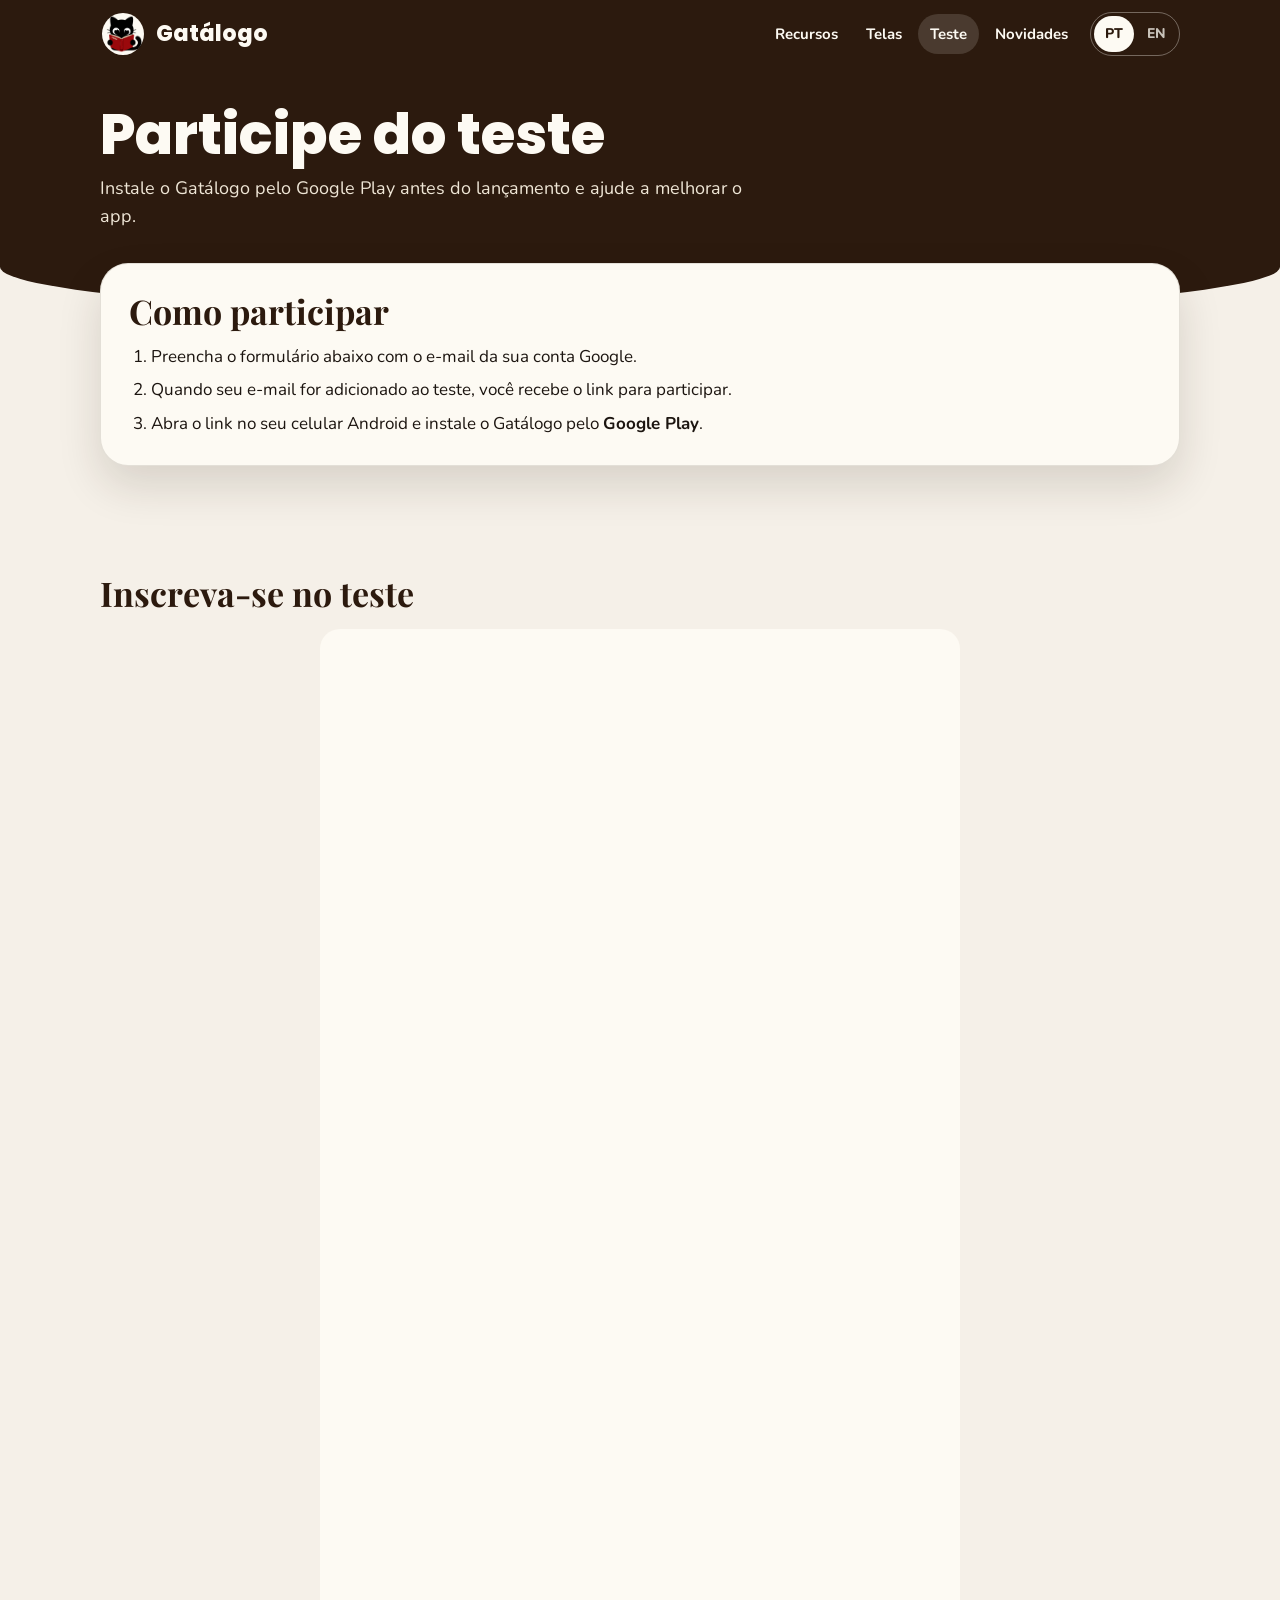
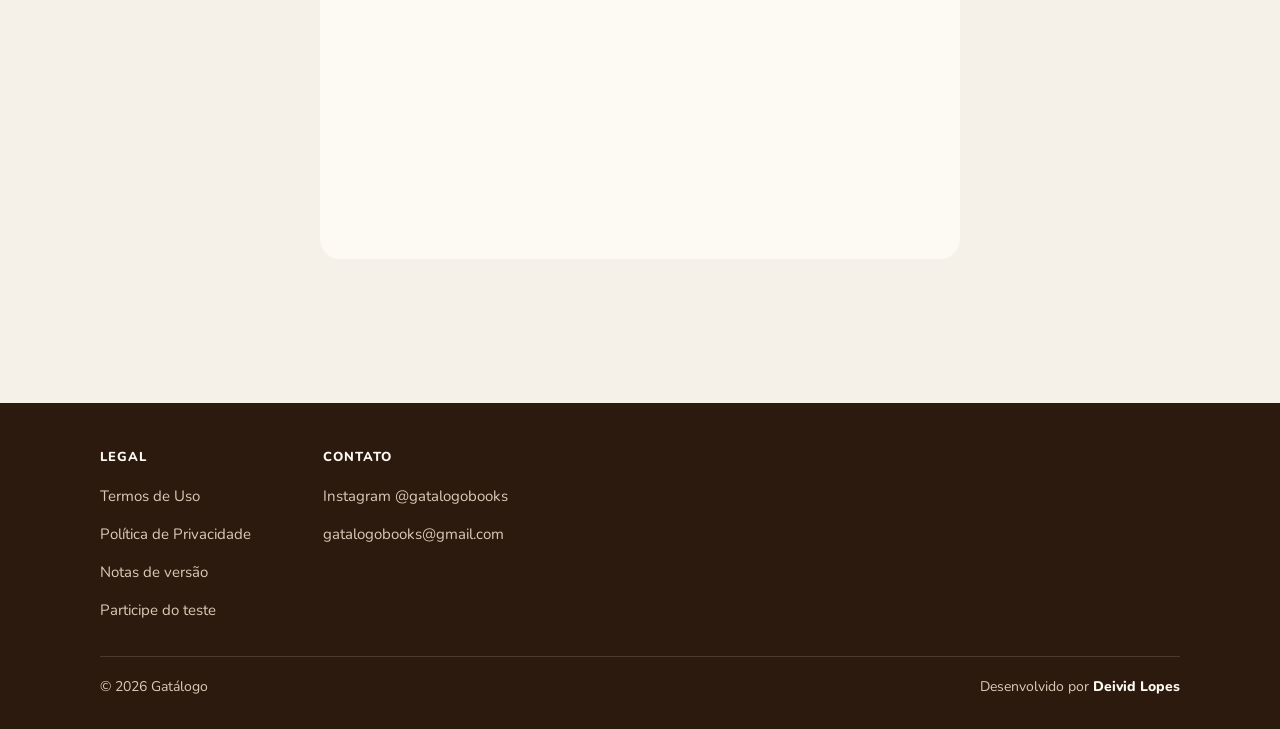
<file: teste.html>
<!doctype html>
<html lang="pt-BR">
<head>
<meta charset="utf-8">
<meta name="viewport" content="width=device-width, initial-scale=1">
<title>Participe do teste · Gatálogo</title>
<meta name="description" content="Instale o Gatálogo pelo Google Play antes do lançamento e ajude a melhorar o app.">
<meta name="theme-color" content="#2c1a0e">
<meta property="og:title" content="Participe do teste · Gatálogo">
<meta property="og:description" content="Instale o Gatálogo pelo Google Play antes do lançamento e ajude a melhorar o app.">
<meta property="og:type" content="website">
<meta property="og:site_name" content="Gatálogo">
<meta property="og:locale" content="pt_BR">
<meta property="og:image" content="https://gatalogo.github.io/assets/img/og-pt.jpg?v=0d607f6c7a">
<meta property="og:image:width" content="1200">
<meta property="og:image:height" content="630">
<meta property="og:image:alt" content="Gatálogo, seu diário de leitura: três telas do app com a biblioteca, os detalhes de um livro e as estatísticas">
<meta name="twitter:card" content="summary_large_image">
<meta property="og:url" content="https://gatalogo.github.io/teste.html">
<link rel="icon" type="image/png" href="assets/img/logo.png">
<link rel="apple-touch-icon" href="assets/img/logo.png">
<link rel="preload" href="assets/fonts/poppins-latin-800-normal.woff2" as="font" type="font/woff2" crossorigin>
<link rel="stylesheet" href="assets/style.css?v=b254d9eecc">
<script>document.documentElement.classList.add('js');window.__revealFallback=setTimeout(function(){document.documentElement.classList.add('reveal-all')},3000)</script>
<script src="assets/site.js?v=0984631169" defer></script>
</head>
<body>
<header class="top"><div class="wrap">
<a class="brand" href="./"><span class="brand-logo"><img src="assets/img/logo.png" alt="" width="36" height="36"></span>Gatálogo</a>
<nav><a href="./#recursos">Recursos</a><a href="./#telas">Telas</a><a href="teste.html" aria-current="page">Teste</a><a class="nav-dl" href="downloads.html">Novidades</a><span class="lang-switch"><span class="lang-on" aria-current="true" title="Português">PT</span><a href="en/test.html" hreflang="en" lang="en" title="English">EN</a></span></nav>
</div></header>
<main class="downloads">
<div class="page-hero"><div class="wrap">
<h1 class="reveal">Participe do teste</h1>
<p class="reveal" style="--d:80ms">Instale o Gatálogo pelo Google Play antes do lançamento e ajude a melhorar o app.</p>
</div></div>
<div class="wrap">
<section class="install test-steps reveal" style="--d:120ms">
<h2>Como participar</h2>
<ol><li>Preencha o formulário abaixo com o e-mail da sua conta Google.</li><li>Quando seu e-mail for adicionado ao teste, você recebe o link para participar.</li><li>Abra o link no seu celular Android e instale o Gatálogo pelo <strong>Google Play</strong>.</li></ol>
</section>
<section id="testar" class="tester-form reveal">
<h2>Inscreva-se no teste</h2>
<iframe src="https://docs.google.com/forms/d/e/1FAIpQLSc_Cd3lQI5h02FUbUw92Fmr9Pv2Ik6XXAYGIUIRukbxX0s5_w/viewform?embedded=true" title="Formulário de inscrição no teste do Gatálogo" width="640" height="1333" loading="lazy">Carregando…</iframe>
</section>
</div>
</main>
<footer><div class="wrap">
<div class="footer-grid">
<nav class="footer-col" aria-label="Legal">
<h3>Legal</h3>
<a href="termos.html">Termos de Uso</a>
<a href="privacidade.html">Política de Privacidade</a>
<a href="downloads.html">Notas de versão</a>
<a href="teste.html">Participe do teste</a>
</nav>
<div class="footer-col">
<h3>Contato</h3>
<a href="https://www.instagram.com/gatalogobooks/" rel="noopener">Instagram @gatalogobooks</a>
<a href="mailto:gatalogobooks@gmail.com">gatalogobooks@gmail.com</a>
</div>
</div>
<div class="footer-copy">
<span>© 2026 Gatálogo</span>
<span>Desenvolvido por <a href="https://www.linkedin.com/in/deivid-lopes/" rel="noopener" target="_blank">Deivid Lopes</a></span>
</div>
</div></footer>
</body>
</html>
</file>
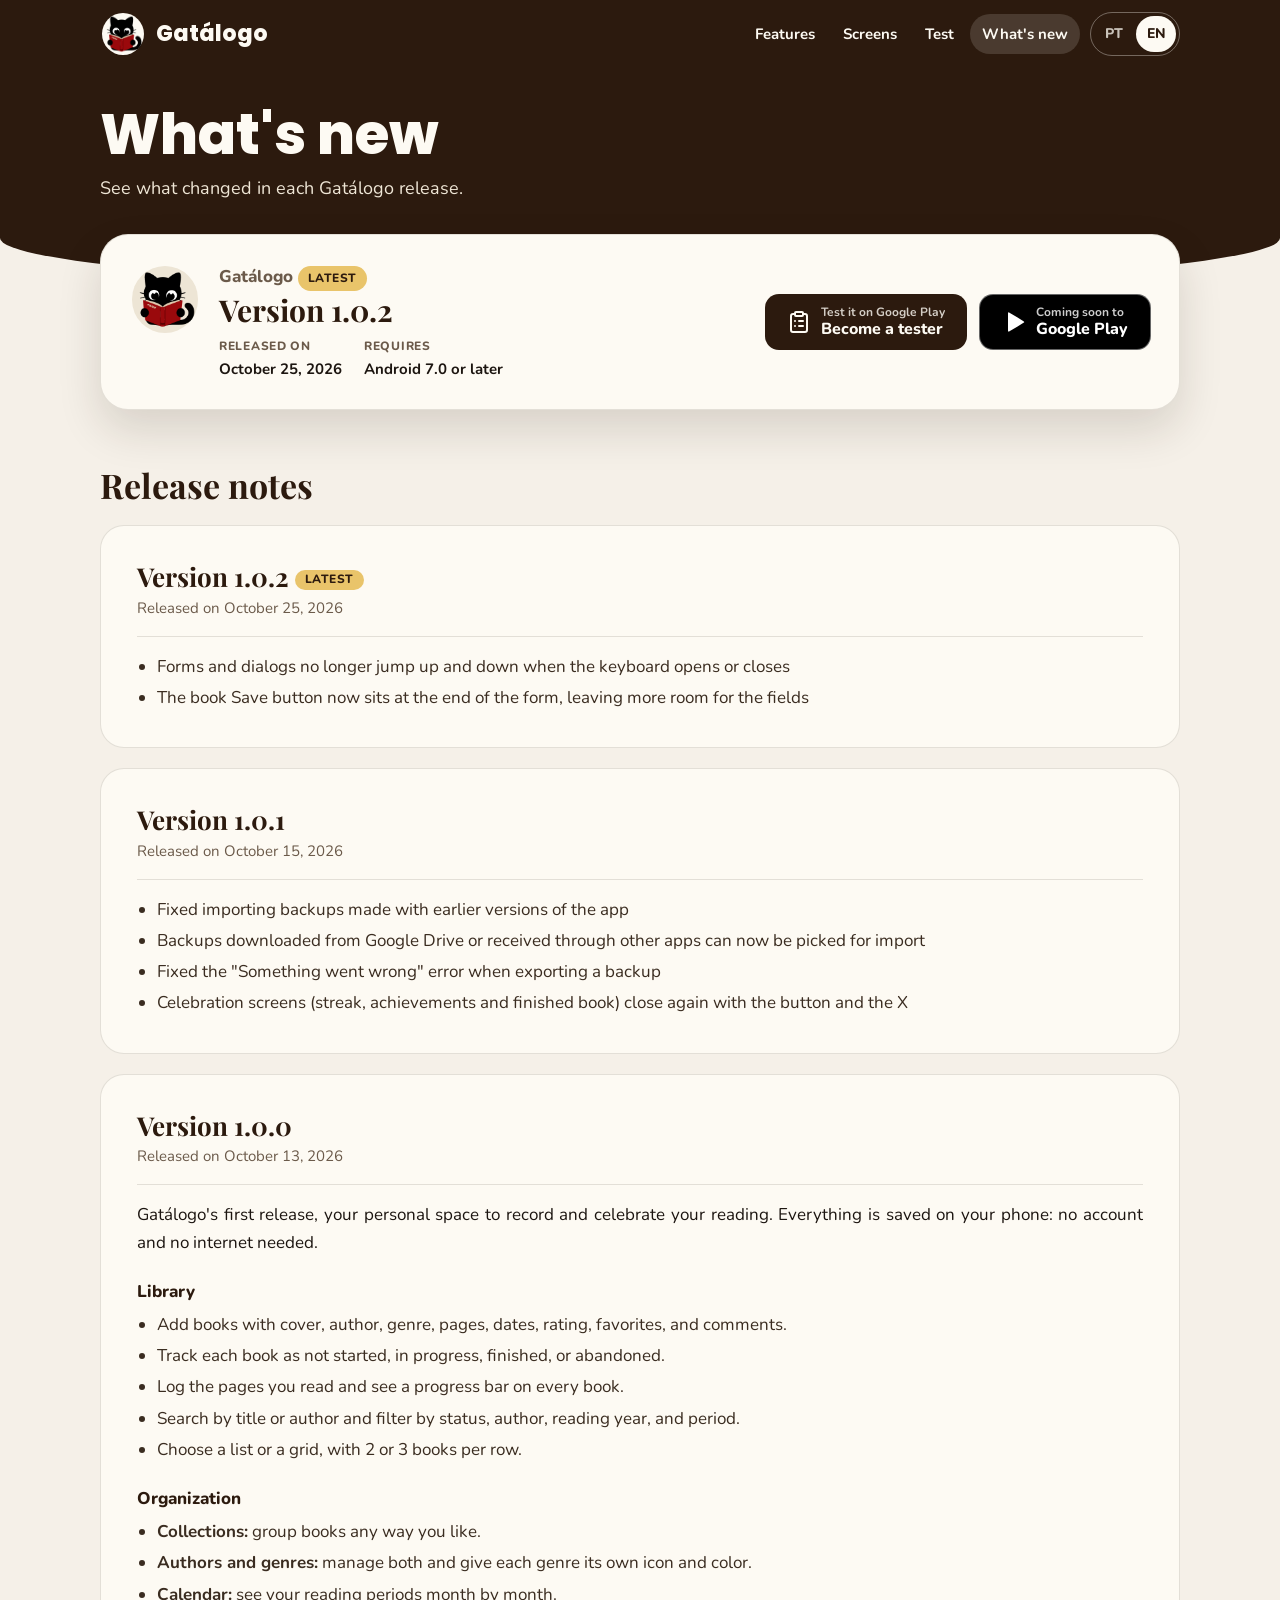
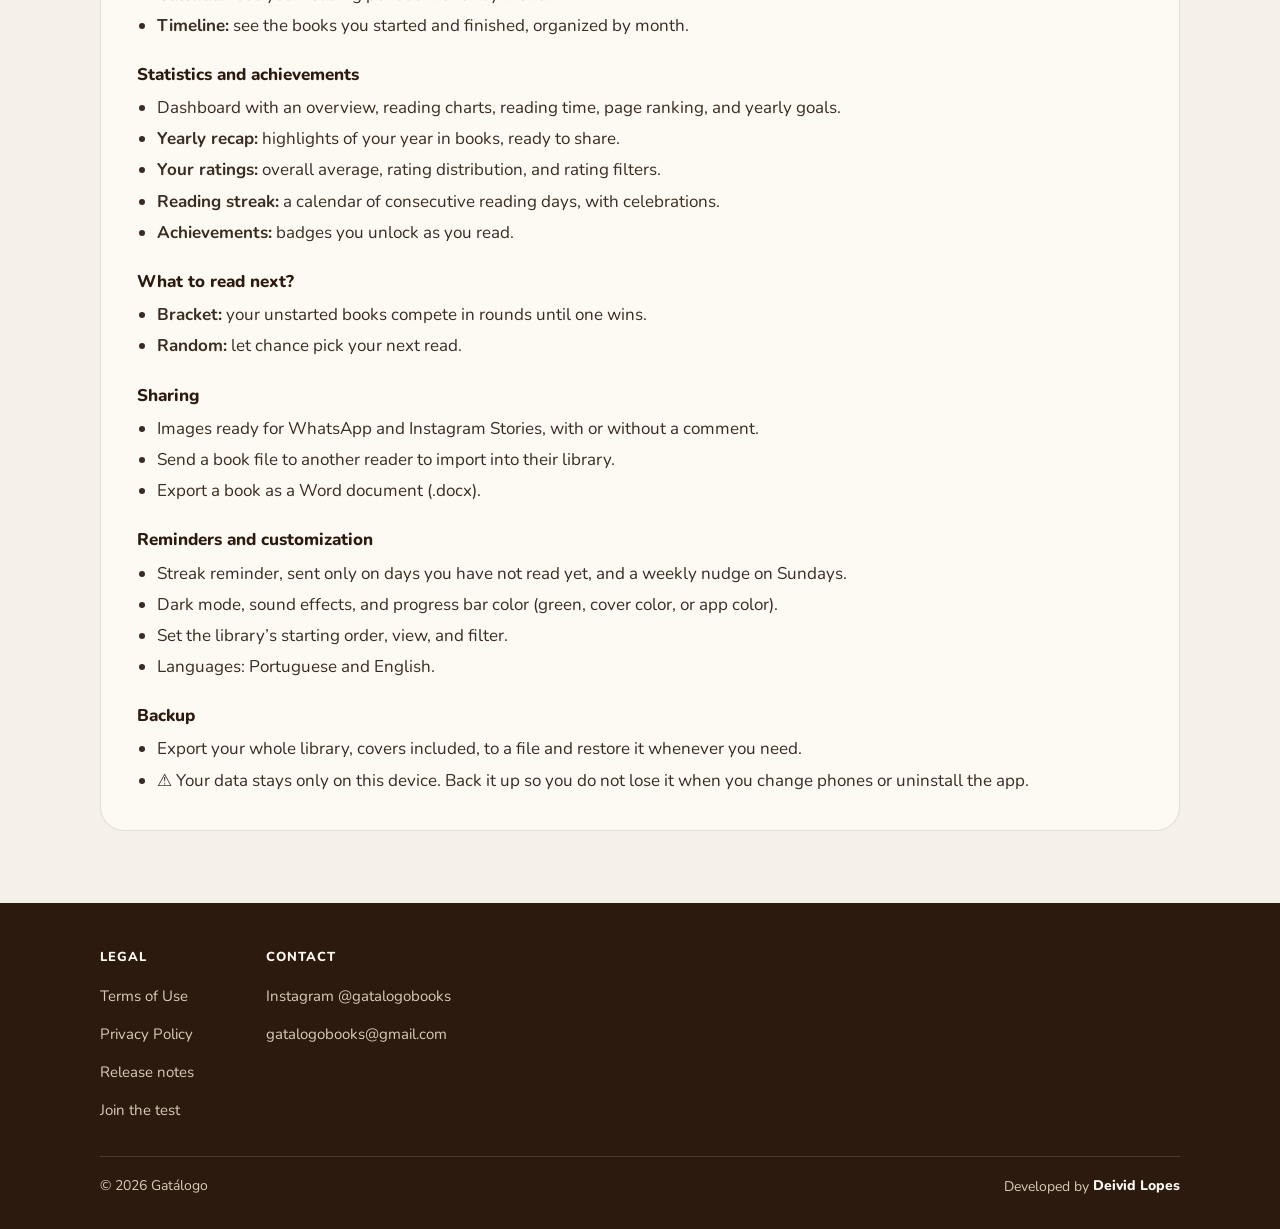
<file: en/downloads.html>
<!doctype html>
<html lang="en">
<head>
<meta charset="utf-8">
<meta name="viewport" content="width=device-width, initial-scale=1">
<title>What's new · Gatálogo</title>
<meta name="description" content="See what changed in each Gatálogo release.">
<meta name="theme-color" content="#2c1a0e">
<meta property="og:title" content="What's new · Gatálogo">
<meta property="og:description" content="See what changed in each Gatálogo release.">
<meta property="og:type" content="website">
<meta property="og:site_name" content="Gatálogo">
<meta property="og:locale" content="en_US">
<meta property="og:image" content="https://gatalogo.github.io/assets/img/og-en.jpg?v=54afafa1e4">
<meta property="og:image:width" content="1200">
<meta property="og:image:height" content="630">
<meta property="og:image:alt" content="Gatálogo, your reading journal: three app screens showing the library, a book page and the statistics">
<meta name="twitter:card" content="summary_large_image">
<meta property="og:url" content="https://gatalogo.github.io/en/downloads.html">
<link rel="icon" type="image/png" href="../assets/img/logo.png">
<link rel="apple-touch-icon" href="../assets/img/logo.png">
<link rel="preload" href="../assets/fonts/poppins-latin-800-normal.woff2" as="font" type="font/woff2" crossorigin>
<link rel="stylesheet" href="../assets/style.css?v=b254d9eecc">
<script>document.documentElement.classList.add('js');window.__revealFallback=setTimeout(function(){document.documentElement.classList.add('reveal-all')},3000)</script>
<script src="../assets/site.js?v=0984631169" defer></script>
</head>
<body>
<header class="top"><div class="wrap">
<a class="brand" href="./"><span class="brand-logo"><img src="../assets/img/logo.png" alt="" width="36" height="36"></span>Gatálogo</a>
<nav><a href="./#recursos">Features</a><a href="./#telas">Screens</a><a href="test.html">Test</a><a class="nav-dl" href="downloads.html" aria-current="page">What's new</a><span class="lang-switch"><a href="../downloads.html" hreflang="pt-BR" lang="pt-BR" title="Português">PT</a><span class="lang-on" aria-current="true" title="English">EN</span></span></nav>
</div></header>
<script>if(location.hash==='#testar')location.replace('test.html')</script>
<main class="downloads">
<div class="page-hero"><div class="wrap">
<h1 class="reveal">What's new</h1>
<p class="reveal" style="--d:80ms">See what changed in each Gatálogo release.</p>
</div></div>
<div class="wrap">
<section class="latest reveal" style="--d:120ms">
<div class="latest-main">
<span class="brand-logo latest-logo"><img src="../assets/img/logo.png" alt="" width="64" height="64"></span>
<div>
<p class="latest-label">Gatálogo <span class="badge">Latest</span></p>
<p class="latest-version">Version 1.0.2</p>
<dl class="latest-meta">
<div><dt>Released on</dt><dd>October 25, 2026</dd></div>
<div><dt>Requires</dt><dd>Android 7.0 or later</dd></div>
</dl>
</div>
</div>
<div class="cta">
<a class="btn btn-light" href="test.html"><svg viewBox="0 0 24 24" fill="none" stroke="currentColor" stroke-width="2" stroke-linecap="round" stroke-linejoin="round" aria-hidden="true"><rect width="8" height="4" x="8" y="2" rx="1"/><path d="M16 4h2a2 2 0 0 1 2 2v14a2 2 0 0 1-2 2H6a2 2 0 0 1-2-2V6a2 2 0 0 1 2-2h2"/><path d="M12 11h4"/><path d="M12 16h4"/><path d="M8 11h.01"/><path d="M8 16h.01"/></svg><span><small>Test it on Google Play</small>Become a tester</span></a>
<a class="btn btn-store" role="link" aria-disabled="true" title="Coming soon to Google Play"><svg viewBox="0 0 24 24" fill="currentColor" aria-hidden="true"><path d="M6 3.5v17a1 1 0 0 0 1.5.86l14-8.5a1 1 0 0 0 0-1.72l-14-8.5A1 1 0 0 0 6 3.5Z"/></svg><span><small>Coming soon to</small>Google Play</span></a>
</div>
</section>
<section class="release-notes">
<h2 class="reveal">Release notes</h2>
<article class="release reveal" id="v1.0.2">
<header class="release-head">
<div><h2>Version 1.0.2 <span class="badge">Latest</span></h2>
<p class="release-date">Released on October 25, 2026</p></div>
</header>
<ul><li>Forms and dialogs no longer jump up and down when the keyboard opens or closes</li><li>The book Save button now sits at the end of the form, leaving more room for the fields</li></ul>
</article>
<article class="release reveal" id="v1.0.1">
<header class="release-head">
<div><h2>Version 1.0.1</h2>
<p class="release-date">Released on October 15, 2026</p></div>
</header>
<ul><li>Fixed importing backups made with earlier versions of the app</li><li>Backups downloaded from Google Drive or received through other apps can now be picked for import</li><li>Fixed the "Something went wrong" error when exporting a backup</li><li>Celebration screens (streak, achievements and finished book) close again with the button and the X</li></ul>
</article>
<article class="release reveal" id="v1.0.0">
<header class="release-head">
<div><h2>Version 1.0.0</h2>
<p class="release-date">Released on October 13, 2026</p></div>
</header>
<p class="release-intro">Gatálogo's first release, your personal space to record and celebrate your reading. Everything is saved on your phone: no account and no internet needed.</p>
<h3>Library</h3>
<ul><li>Add books with cover, author, genre, pages, dates, rating, favorites, and comments.</li><li>Track each book as not started, in progress, finished, or abandoned.</li><li>Log the pages you read and see a progress bar on every book.</li><li>Search by title or author and filter by status, author, reading year, and period.</li><li>Choose a list or a grid, with 2 or 3 books per row.</li></ul>
<h3>Organization</h3>
<ul><li><strong>Collections:</strong> group books any way you like.</li><li><strong>Authors and genres:</strong> manage both and give each genre its own icon and color.</li><li><strong>Calendar:</strong> see your reading periods month by month.</li><li><strong>Timeline:</strong> see the books you started and finished, organized by month.</li></ul>
<h3>Statistics and achievements</h3>
<ul><li>Dashboard with an overview, reading charts, reading time, page ranking, and yearly goals.</li><li><strong>Yearly recap:</strong> highlights of your year in books, ready to share.</li><li><strong>Your ratings:</strong> overall average, rating distribution, and rating filters.</li><li><strong>Reading streak:</strong> a calendar of consecutive reading days, with celebrations.</li><li><strong>Achievements:</strong> badges you unlock as you read.</li></ul>
<h3>What to read next?</h3>
<ul><li><strong>Bracket:</strong> your unstarted books compete in rounds until one wins.</li><li><strong>Random:</strong> let chance pick your next read.</li></ul>
<h3>Sharing</h3>
<ul><li>Images ready for WhatsApp and Instagram Stories, with or without a comment.</li><li>Send a book file to another reader to import into their library.</li><li>Export a book as a Word document (.docx).</li></ul>
<h3>Reminders and customization</h3>
<ul><li>Streak reminder, sent only on days you have not read yet, and a weekly nudge on Sundays.</li><li>Dark mode, sound effects, and progress bar color (green, cover color, or app color).</li><li>Set the library’s starting order, view, and filter.</li><li>Languages: Portuguese and English.</li></ul>
<h3>Backup</h3>
<ul><li>Export your whole library, covers included, to a file and restore it whenever you need.</li><li>⚠️ Your data stays only on this device. Back it up so you do not lose it when you change phones or uninstall the app.</li></ul>
</article>
</section>
</div>
</main>
<footer><div class="wrap">
<div class="footer-grid">
<nav class="footer-col" aria-label="Legal">
<h3>Legal</h3>
<a href="terms.html">Terms of Use</a>
<a href="privacy.html">Privacy Policy</a>
<a href="downloads.html">Release notes</a>
<a href="test.html">Join the test</a>
</nav>
<div class="footer-col">
<h3>Contact</h3>
<a href="https://www.instagram.com/gatalogobooks/" rel="noopener">Instagram @gatalogobooks</a>
<a href="mailto:gatalogobooks@gmail.com">gatalogobooks@gmail.com</a>
</div>
</div>
<div class="footer-copy">
<span>© 2026 Gatálogo</span>
<span>Developed by <a href="https://www.linkedin.com/in/deivid-lopes/" rel="noopener" target="_blank">Deivid Lopes</a></span>
</div>
</div></footer>
</body>
</html>
</file>
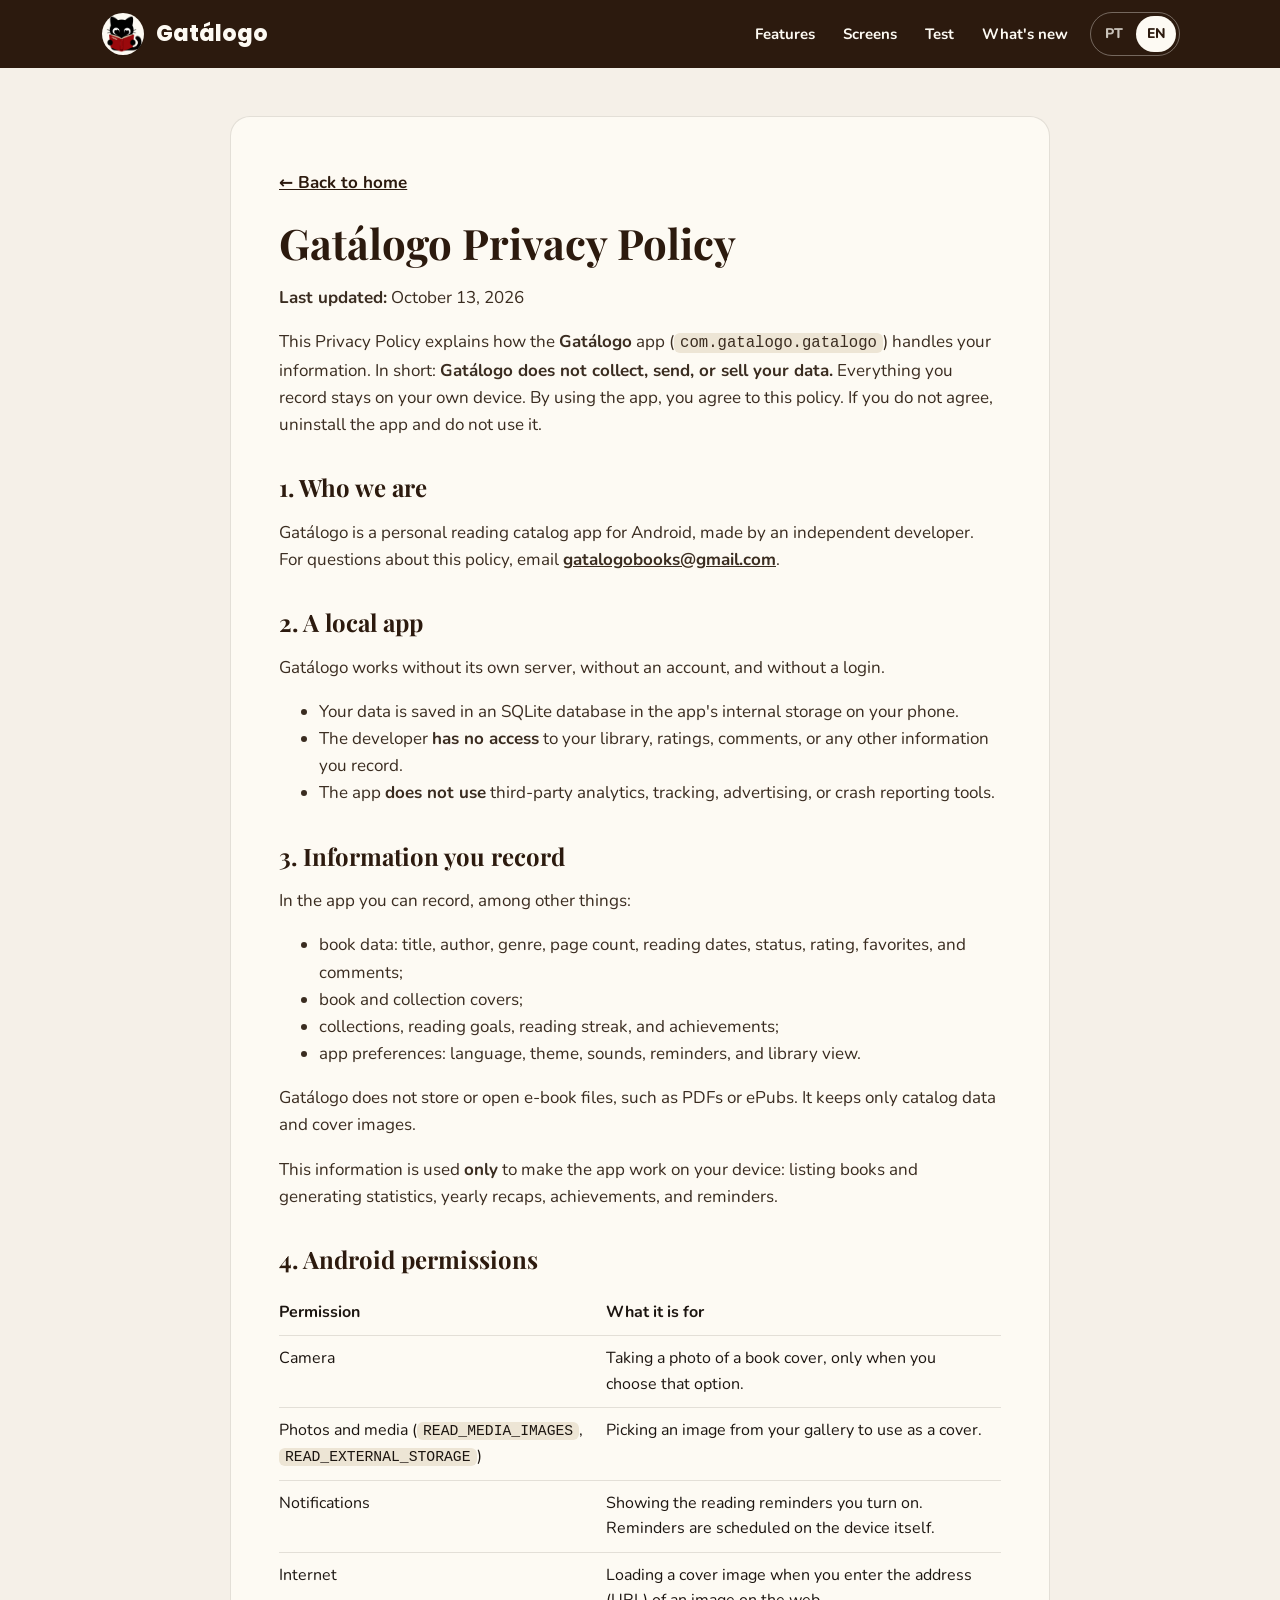
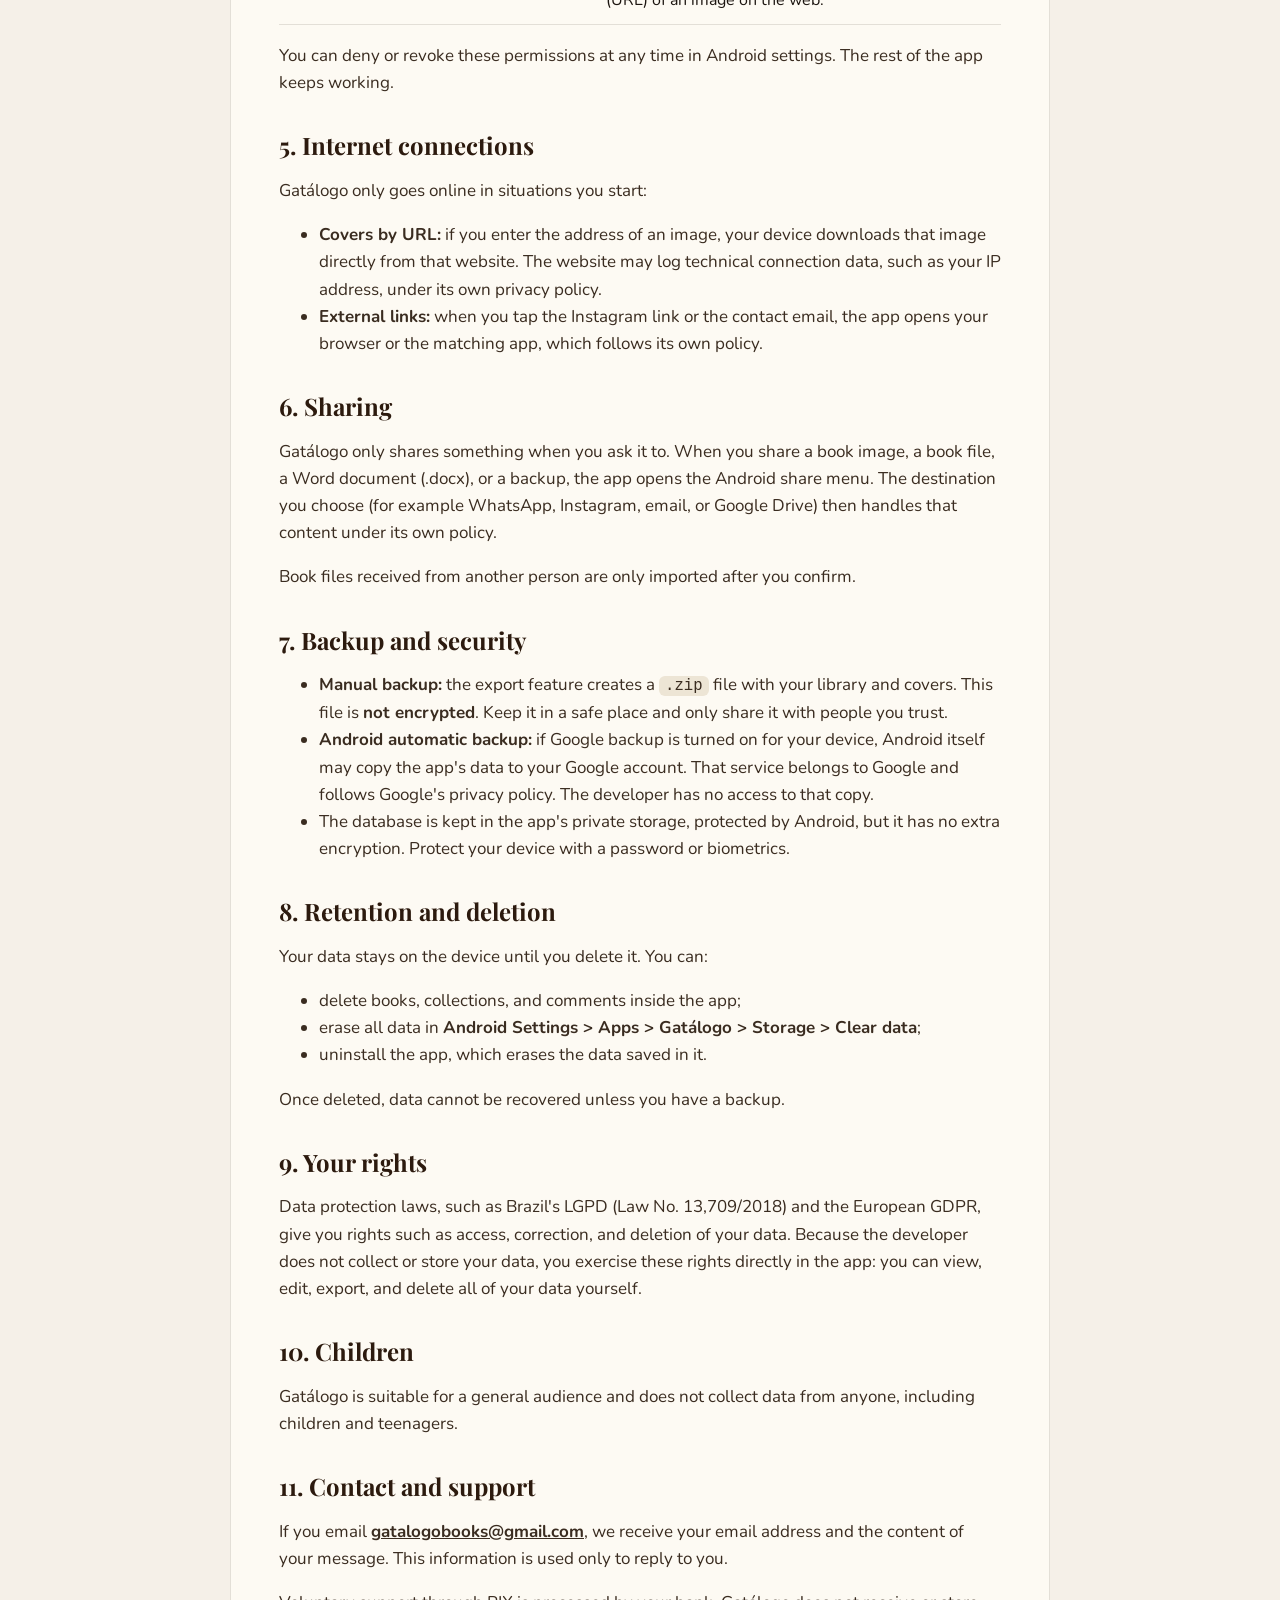
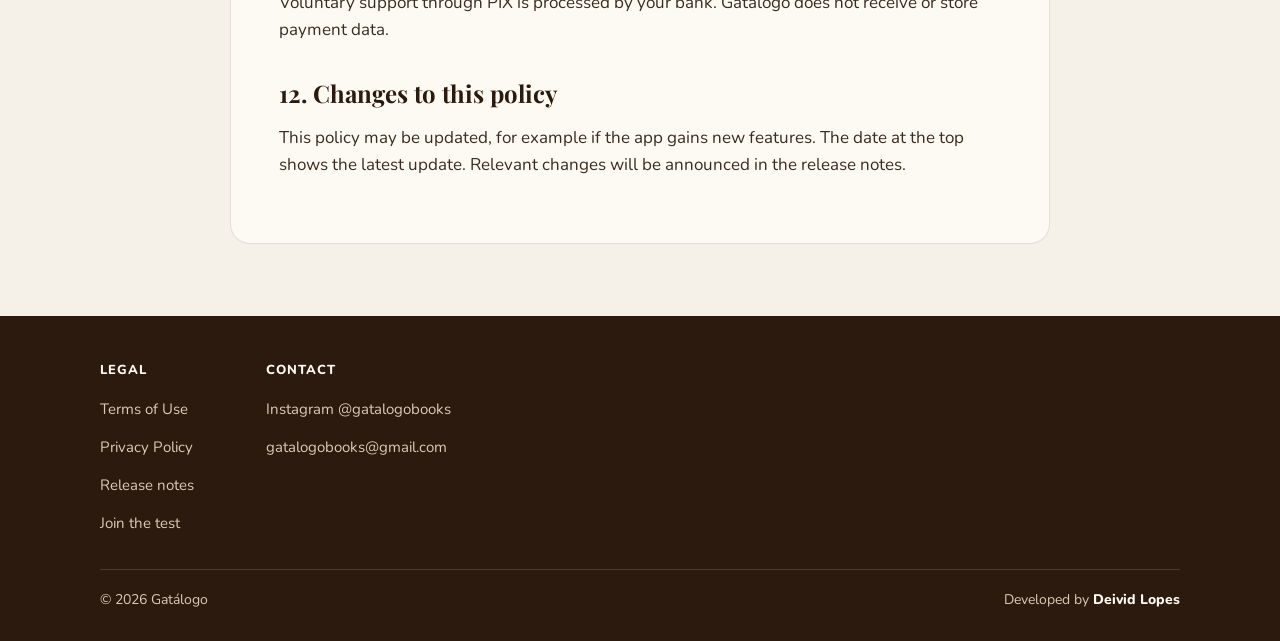
<file: en/privacy.html>
<!doctype html>
<html lang="en">
<head>
<meta charset="utf-8">
<meta name="viewport" content="width=device-width, initial-scale=1">
<title>Privacy Policy · Gatálogo</title>
<meta name="description" content="This Privacy Policy explains how the Gatálogo app (com.gatalogo.gatalogo) handles your information. In short: Gatálogo does not collect, send, or sell your data. Everything you record stays on your own device. By using the app, you agree to this policy. If you do not agree, uninstall the app and do not use it.">
<meta name="theme-color" content="#2c1a0e">
<meta property="og:title" content="Privacy Policy · Gatálogo">
<meta property="og:description" content="This Privacy Policy explains how the Gatálogo app (com.gatalogo.gatalogo) handles your information. In short: Gatálogo does not collect, send, or sell your data. Everything you record stays on your own device. By using the app, you agree to this policy. If you do not agree, uninstall the app and do not use it.">
<meta property="og:type" content="website">
<meta property="og:site_name" content="Gatálogo">
<meta property="og:locale" content="en_US">
<meta property="og:image" content="https://gatalogo.github.io/assets/img/og-en.jpg?v=54afafa1e4">
<meta property="og:image:width" content="1200">
<meta property="og:image:height" content="630">
<meta property="og:image:alt" content="Gatálogo, your reading journal: three app screens showing the library, a book page and the statistics">
<meta name="twitter:card" content="summary_large_image">
<meta property="og:url" content="https://gatalogo.github.io/en/privacy.html">
<link rel="icon" type="image/png" href="../assets/img/logo.png">
<link rel="apple-touch-icon" href="../assets/img/logo.png">
<link rel="preload" href="../assets/fonts/poppins-latin-800-normal.woff2" as="font" type="font/woff2" crossorigin>
<link rel="stylesheet" href="../assets/style.css?v=b254d9eecc">
<script>document.documentElement.classList.add('js');window.__revealFallback=setTimeout(function(){document.documentElement.classList.add('reveal-all')},3000)</script>
<script src="../assets/site.js?v=0984631169" defer></script>
</head>
<body>
<header class="top"><div class="wrap">
<a class="brand" href="./"><span class="brand-logo"><img src="../assets/img/logo.png" alt="" width="36" height="36"></span>Gatálogo</a>
<nav><a href="./#recursos">Features</a><a href="./#telas">Screens</a><a href="test.html">Test</a><a class="nav-dl" href="downloads.html">What's new</a><span class="lang-switch"><a href="../privacidade.html" hreflang="pt-BR" lang="pt-BR" title="Português">PT</a><span class="lang-on" aria-current="true" title="English">EN</span></span></nav>
</div></header>
<main class="legal"><div class="wrap"><article>
<a class="back" href="./">← Back to home</a>
<h1>Gatálogo Privacy Policy</h1>
<p><strong>Last updated:</strong> October 13, 2026</p>
<p>This Privacy Policy explains how the <strong>Gatálogo</strong> app (<code>com.gatalogo.gatalogo</code>) handles your information. In short: <strong>Gatálogo does not collect, send, or sell your data.</strong> Everything you record stays on your own device. By using the app, you agree to this policy. If you do not agree, uninstall the app and do not use it.</p>
<h2>1. Who we are</h2>
<p>Gatálogo is a personal reading catalog app for Android, made by an independent developer. For questions about this policy, email <strong><a href="mailto:gatalogobooks@gmail.com">gatalogobooks@gmail.com</a></strong>.</p>
<h2>2. A local app</h2>
<p>Gatálogo works without its own server, without an account, and without a login.</p>
<ul>
<li>Your data is saved in an SQLite database in the app&#39;s internal storage on your phone.</li>
<li>The developer <strong>has no access</strong> to your library, ratings, comments, or any other information you record.</li>
<li>The app <strong>does not use</strong> third-party analytics, tracking, advertising, or crash reporting tools.</li>
</ul>
<h2>3. Information you record</h2>
<p>In the app you can record, among other things:</p>
<ul>
<li>book data: title, author, genre, page count, reading dates, status, rating, favorites, and comments;</li>
<li>book and collection covers;</li>
<li>collections, reading goals, reading streak, and achievements;</li>
<li>app preferences: language, theme, sounds, reminders, and library view.</li>
</ul>
<p>Gatálogo does not store or open e-book files, such as PDFs or ePubs. It keeps only catalog data and cover images.</p>
<p>This information is used <strong>only</strong> to make the app work on your device: listing books and generating statistics, yearly recaps, achievements, and reminders.</p>
<h2>4. Android permissions</h2>
<table>
<thead>
<tr>
<th>Permission</th>
<th>What it is for</th>
</tr>
</thead>
<tbody><tr>
<td>Camera</td>
<td>Taking a photo of a book cover, only when you choose that option.</td>
</tr>
<tr>
<td>Photos and media (<code>READ_MEDIA_IMAGES</code>, <code>READ_EXTERNAL_STORAGE</code>)</td>
<td>Picking an image from your gallery to use as a cover.</td>
</tr>
<tr>
<td>Notifications</td>
<td>Showing the reading reminders you turn on. Reminders are scheduled on the device itself.</td>
</tr>
<tr>
<td>Internet</td>
<td>Loading a cover image when you enter the address (URL) of an image on the web.</td>
</tr>
</tbody></table>
<p>You can deny or revoke these permissions at any time in Android settings. The rest of the app keeps working.</p>
<h2>5. Internet connections</h2>
<p>Gatálogo only goes online in situations you start:</p>
<ul>
<li><strong>Covers by URL:</strong> if you enter the address of an image, your device downloads that image directly from that website. The website may log technical connection data, such as your IP address, under its own privacy policy.</li>
<li><strong>External links:</strong> when you tap the Instagram link or the contact email, the app opens your browser or the matching app, which follows its own policy.</li>
</ul>
<h2>6. Sharing</h2>
<p>Gatálogo only shares something when you ask it to. When you share a book image, a book file, a Word document (.docx), or a backup, the app opens the Android share menu. The destination you choose (for example WhatsApp, Instagram, email, or Google Drive) then handles that content under its own policy.</p>
<p>Book files received from another person are only imported after you confirm.</p>
<h2>7. Backup and security</h2>
<ul>
<li><strong>Manual backup:</strong> the export feature creates a <code>.zip</code> file with your library and covers. This file is <strong>not encrypted</strong>. Keep it in a safe place and only share it with people you trust.</li>
<li><strong>Android automatic backup:</strong> if Google backup is turned on for your device, Android itself may copy the app&#39;s data to your Google account. That service belongs to Google and follows Google&#39;s privacy policy. The developer has no access to that copy.</li>
<li>The database is kept in the app&#39;s private storage, protected by Android, but it has no extra encryption. Protect your device with a password or biometrics.</li>
</ul>
<h2>8. Retention and deletion</h2>
<p>Your data stays on the device until you delete it. You can:</p>
<ul>
<li>delete books, collections, and comments inside the app;</li>
<li>erase all data in <strong>Android Settings &gt; Apps &gt; Gatálogo &gt; Storage &gt; Clear data</strong>;</li>
<li>uninstall the app, which erases the data saved in it.</li>
</ul>
<p>Once deleted, data cannot be recovered unless you have a backup.</p>
<h2>9. Your rights</h2>
<p>Data protection laws, such as Brazil&#39;s LGPD (Law No. 13,709/2018) and the European GDPR, give you rights such as access, correction, and deletion of your data. Because the developer does not collect or store your data, you exercise these rights directly in the app: you can view, edit, export, and delete all of your data yourself.</p>
<h2>10. Children</h2>
<p>Gatálogo is suitable for a general audience and does not collect data from anyone, including children and teenagers.</p>
<h2>11. Contact and support</h2>
<p>If you email <strong><a href="mailto:gatalogobooks@gmail.com">gatalogobooks@gmail.com</a></strong>, we receive your email address and the content of your message. This information is used only to reply to you.</p>
<p>Voluntary support through PIX is processed by your bank. Gatálogo does not receive or store payment data.</p>
<h2>12. Changes to this policy</h2>
<p>This policy may be updated, for example if the app gains new features. The date at the top shows the latest update. Relevant changes will be announced in the release notes.</p>

</article></div></main>
<footer><div class="wrap">
<div class="footer-grid">
<nav class="footer-col" aria-label="Legal">
<h3>Legal</h3>
<a href="terms.html">Terms of Use</a>
<a href="privacy.html">Privacy Policy</a>
<a href="downloads.html">Release notes</a>
<a href="test.html">Join the test</a>
</nav>
<div class="footer-col">
<h3>Contact</h3>
<a href="https://www.instagram.com/gatalogobooks/" rel="noopener">Instagram @gatalogobooks</a>
<a href="mailto:gatalogobooks@gmail.com">gatalogobooks@gmail.com</a>
</div>
</div>
<div class="footer-copy">
<span>© 2026 Gatálogo</span>
<span>Developed by <a href="https://www.linkedin.com/in/deivid-lopes/" rel="noopener" target="_blank">Deivid Lopes</a></span>
</div>
</div></footer>
</body>
</html>
</file>
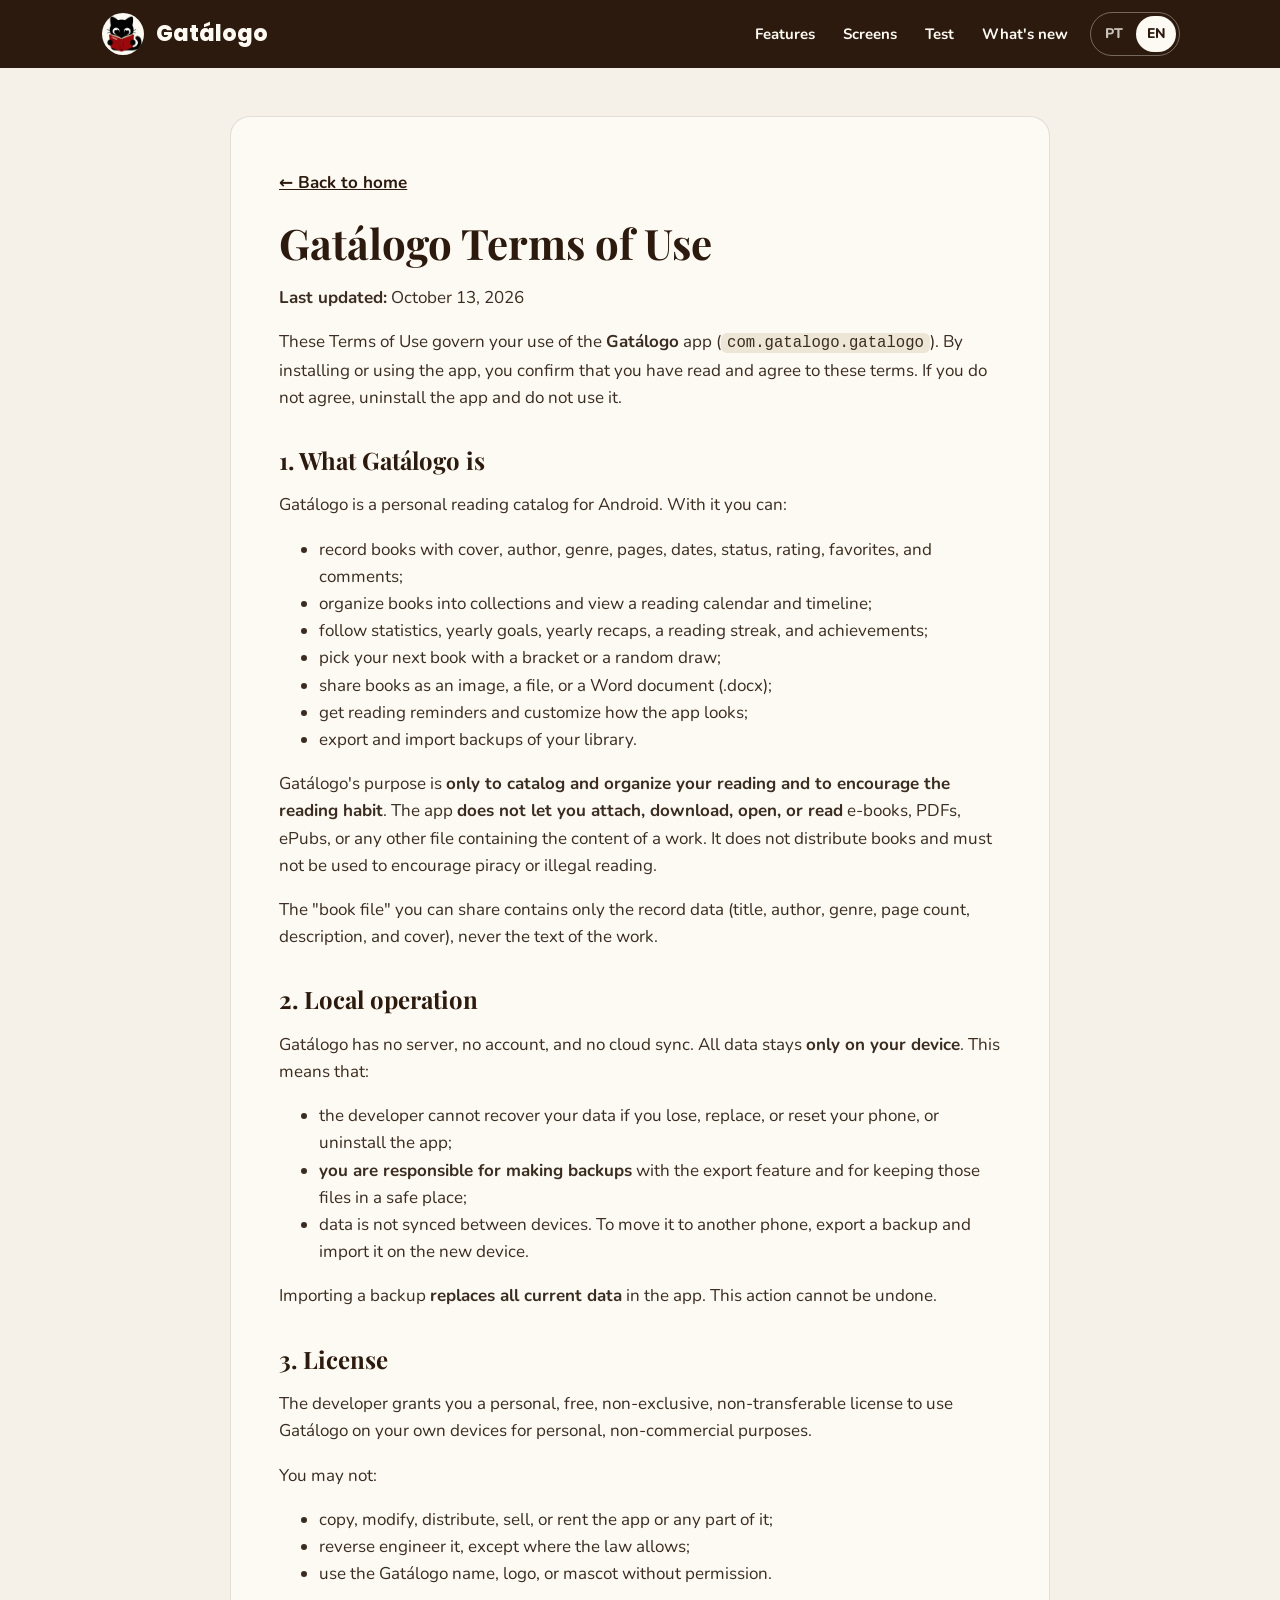
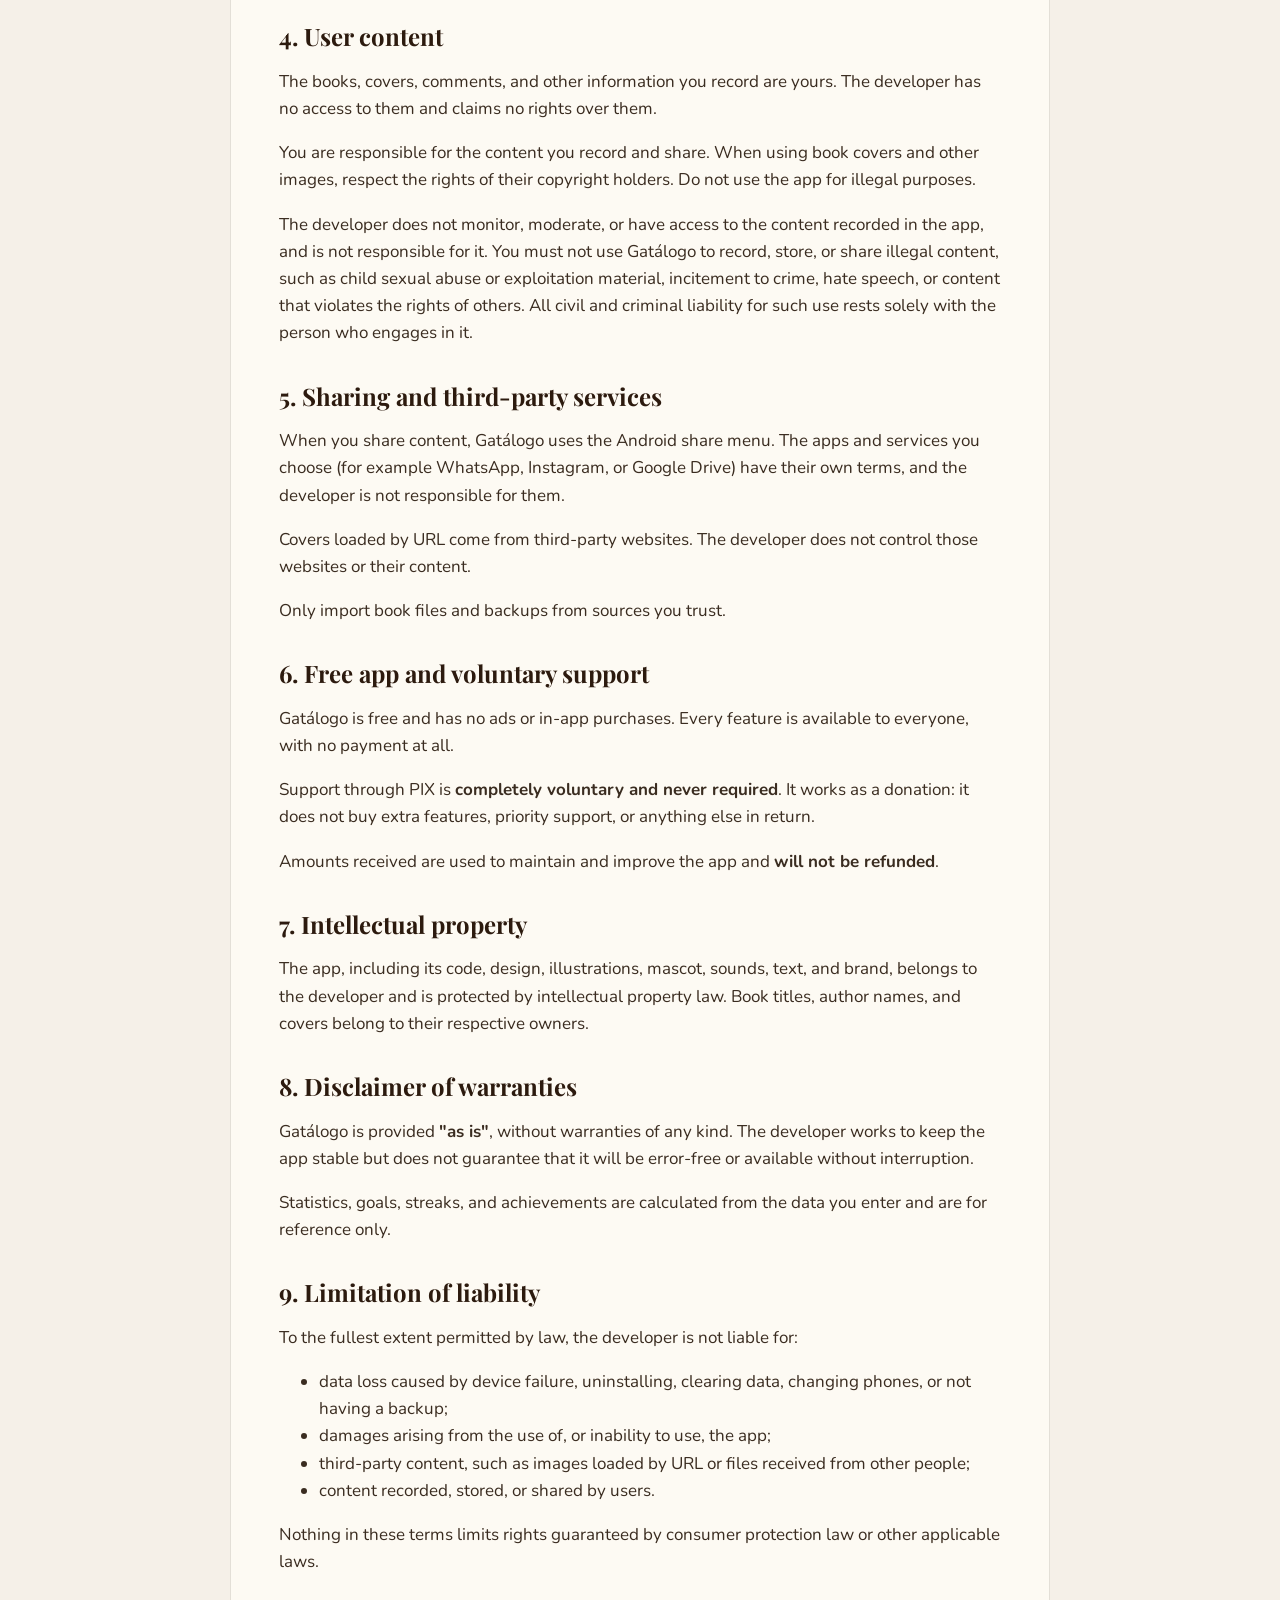
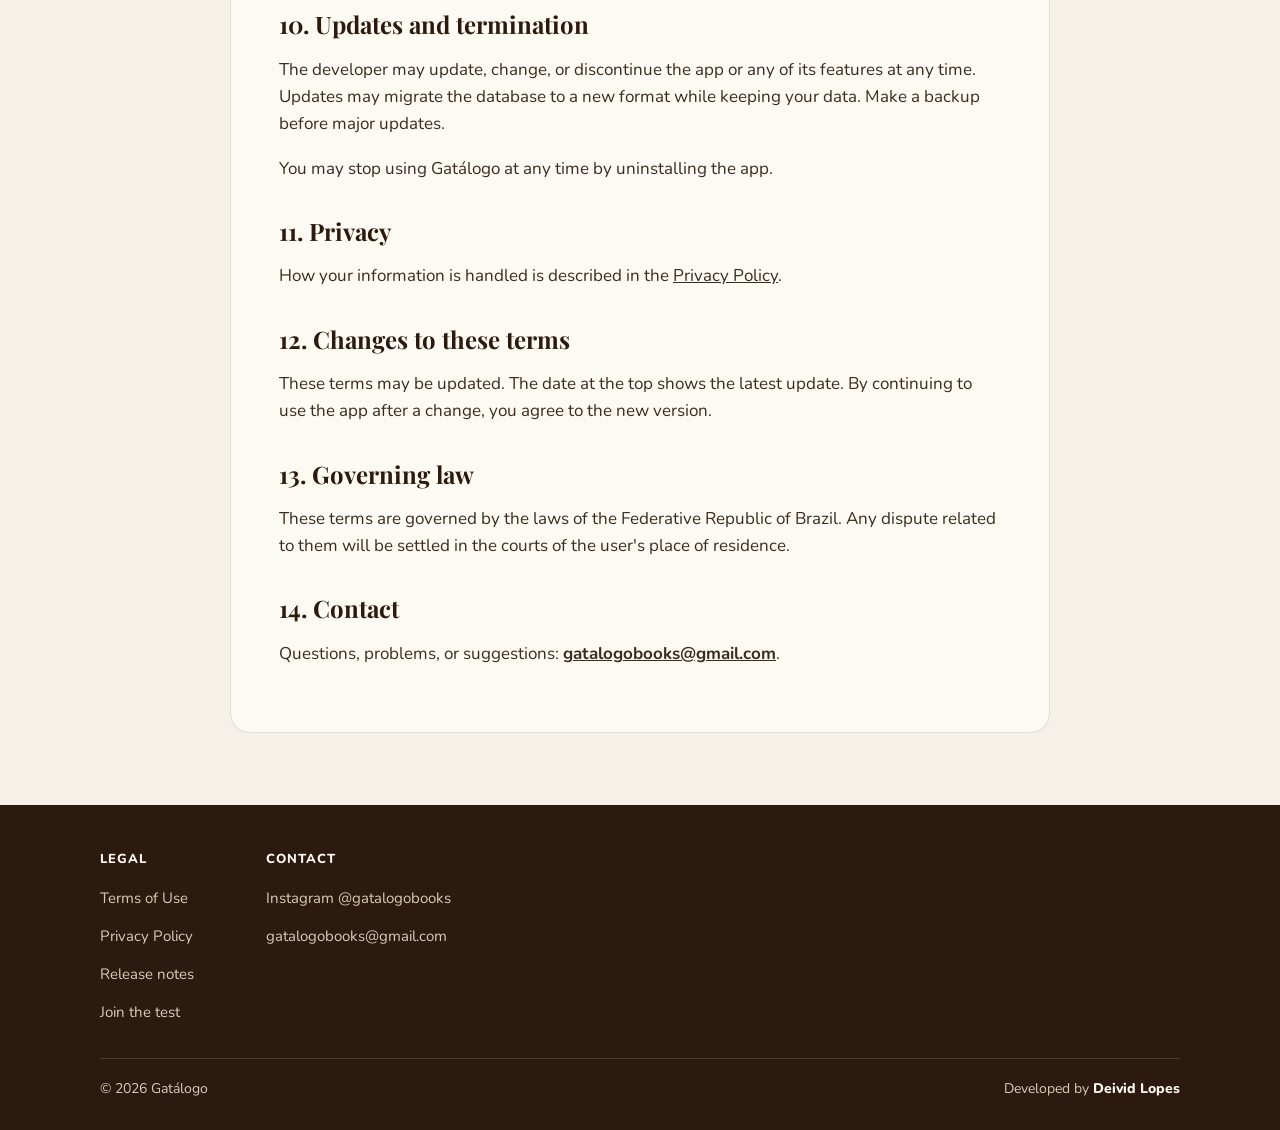
<file: en/terms.html>
<!doctype html>
<html lang="en">
<head>
<meta charset="utf-8">
<meta name="viewport" content="width=device-width, initial-scale=1">
<title>Terms of Use · Gatálogo</title>
<meta name="description" content="These Terms of Use govern your use of the Gatálogo app (com.gatalogo.gatalogo). By installing or using the app, you confirm that you have read and agree to these terms. If you do not agree, uninstall the app and do not use it.">
<meta name="theme-color" content="#2c1a0e">
<meta property="og:title" content="Terms of Use · Gatálogo">
<meta property="og:description" content="These Terms of Use govern your use of the Gatálogo app (com.gatalogo.gatalogo). By installing or using the app, you confirm that you have read and agree to these terms. If you do not agree, uninstall the app and do not use it.">
<meta property="og:type" content="website">
<meta property="og:site_name" content="Gatálogo">
<meta property="og:locale" content="en_US">
<meta property="og:image" content="https://gatalogo.github.io/assets/img/og-en.jpg?v=54afafa1e4">
<meta property="og:image:width" content="1200">
<meta property="og:image:height" content="630">
<meta property="og:image:alt" content="Gatálogo, your reading journal: three app screens showing the library, a book page and the statistics">
<meta name="twitter:card" content="summary_large_image">
<meta property="og:url" content="https://gatalogo.github.io/en/terms.html">
<link rel="icon" type="image/png" href="../assets/img/logo.png">
<link rel="apple-touch-icon" href="../assets/img/logo.png">
<link rel="preload" href="../assets/fonts/poppins-latin-800-normal.woff2" as="font" type="font/woff2" crossorigin>
<link rel="stylesheet" href="../assets/style.css?v=b254d9eecc">
<script>document.documentElement.classList.add('js');window.__revealFallback=setTimeout(function(){document.documentElement.classList.add('reveal-all')},3000)</script>
<script src="../assets/site.js?v=0984631169" defer></script>
</head>
<body>
<header class="top"><div class="wrap">
<a class="brand" href="./"><span class="brand-logo"><img src="../assets/img/logo.png" alt="" width="36" height="36"></span>Gatálogo</a>
<nav><a href="./#recursos">Features</a><a href="./#telas">Screens</a><a href="test.html">Test</a><a class="nav-dl" href="downloads.html">What's new</a><span class="lang-switch"><a href="../termos.html" hreflang="pt-BR" lang="pt-BR" title="Português">PT</a><span class="lang-on" aria-current="true" title="English">EN</span></span></nav>
</div></header>
<main class="legal"><div class="wrap"><article>
<a class="back" href="./">← Back to home</a>
<h1>Gatálogo Terms of Use</h1>
<p><strong>Last updated:</strong> October 13, 2026</p>
<p>These Terms of Use govern your use of the <strong>Gatálogo</strong> app (<code>com.gatalogo.gatalogo</code>). By installing or using the app, you confirm that you have read and agree to these terms. If you do not agree, uninstall the app and do not use it.</p>
<h2>1. What Gatálogo is</h2>
<p>Gatálogo is a personal reading catalog for Android. With it you can:</p>
<ul>
<li>record books with cover, author, genre, pages, dates, status, rating, favorites, and comments;</li>
<li>organize books into collections and view a reading calendar and timeline;</li>
<li>follow statistics, yearly goals, yearly recaps, a reading streak, and achievements;</li>
<li>pick your next book with a bracket or a random draw;</li>
<li>share books as an image, a file, or a Word document (.docx);</li>
<li>get reading reminders and customize how the app looks;</li>
<li>export and import backups of your library.</li>
</ul>
<p>Gatálogo&#39;s purpose is <strong>only to catalog and organize your reading and to encourage the reading habit</strong>. The app <strong>does not let you attach, download, open, or read</strong> e-books, PDFs, ePubs, or any other file containing the content of a work. It does not distribute books and must not be used to encourage piracy or illegal reading.</p>
<p>The &quot;book file&quot; you can share contains only the record data (title, author, genre, page count, description, and cover), never the text of the work.</p>
<h2>2. Local operation</h2>
<p>Gatálogo has no server, no account, and no cloud sync. All data stays <strong>only on your device</strong>. This means that:</p>
<ul>
<li>the developer cannot recover your data if you lose, replace, or reset your phone, or uninstall the app;</li>
<li><strong>you are responsible for making backups</strong> with the export feature and for keeping those files in a safe place;</li>
<li>data is not synced between devices. To move it to another phone, export a backup and import it on the new device.</li>
</ul>
<p>Importing a backup <strong>replaces all current data</strong> in the app. This action cannot be undone.</p>
<h2>3. License</h2>
<p>The developer grants you a personal, free, non-exclusive, non-transferable license to use Gatálogo on your own devices for personal, non-commercial purposes.</p>
<p>You may not:</p>
<ul>
<li>copy, modify, distribute, sell, or rent the app or any part of it;</li>
<li>reverse engineer it, except where the law allows;</li>
<li>use the Gatálogo name, logo, or mascot without permission.</li>
</ul>
<h2>4. User content</h2>
<p>The books, covers, comments, and other information you record are yours. The developer has no access to them and claims no rights over them.</p>
<p>You are responsible for the content you record and share. When using book covers and other images, respect the rights of their copyright holders. Do not use the app for illegal purposes.</p>
<p>The developer does not monitor, moderate, or have access to the content recorded in the app, and is not responsible for it. You must not use Gatálogo to record, store, or share illegal content, such as child sexual abuse or exploitation material, incitement to crime, hate speech, or content that violates the rights of others. All civil and criminal liability for such use rests solely with the person who engages in it.</p>
<h2>5. Sharing and third-party services</h2>
<p>When you share content, Gatálogo uses the Android share menu. The apps and services you choose (for example WhatsApp, Instagram, or Google Drive) have their own terms, and the developer is not responsible for them.</p>
<p>Covers loaded by URL come from third-party websites. The developer does not control those websites or their content.</p>
<p>Only import book files and backups from sources you trust.</p>
<h2>6. Free app and voluntary support</h2>
<p>Gatálogo is free and has no ads or in-app purchases. Every feature is available to everyone, with no payment at all.</p>
<p>Support through PIX is <strong>completely voluntary and never required</strong>. It works as a donation: it does not buy extra features, priority support, or anything else in return.</p>
<p>Amounts received are used to maintain and improve the app and <strong>will not be refunded</strong>.</p>
<h2>7. Intellectual property</h2>
<p>The app, including its code, design, illustrations, mascot, sounds, text, and brand, belongs to the developer and is protected by intellectual property law. Book titles, author names, and covers belong to their respective owners.</p>
<h2>8. Disclaimer of warranties</h2>
<p>Gatálogo is provided <strong>&quot;as is&quot;</strong>, without warranties of any kind. The developer works to keep the app stable but does not guarantee that it will be error-free or available without interruption.</p>
<p>Statistics, goals, streaks, and achievements are calculated from the data you enter and are for reference only.</p>
<h2>9. Limitation of liability</h2>
<p>To the fullest extent permitted by law, the developer is not liable for:</p>
<ul>
<li>data loss caused by device failure, uninstalling, clearing data, changing phones, or not having a backup;</li>
<li>damages arising from the use of, or inability to use, the app;</li>
<li>third-party content, such as images loaded by URL or files received from other people;</li>
<li>content recorded, stored, or shared by users.</li>
</ul>
<p>Nothing in these terms limits rights guaranteed by consumer protection law or other applicable laws.</p>
<h2>10. Updates and termination</h2>
<p>The developer may update, change, or discontinue the app or any of its features at any time. Updates may migrate the database to a new format while keeping your data. Make a backup before major updates.</p>
<p>You may stop using Gatálogo at any time by uninstalling the app.</p>
<h2>11. Privacy</h2>
<p>How your information is handled is described in the <a href="privacy.html">Privacy Policy</a>.</p>
<h2>12. Changes to these terms</h2>
<p>These terms may be updated. The date at the top shows the latest update. By continuing to use the app after a change, you agree to the new version.</p>
<h2>13. Governing law</h2>
<p>These terms are governed by the laws of the Federative Republic of Brazil. Any dispute related to them will be settled in the courts of the user&#39;s place of residence.</p>
<h2>14. Contact</h2>
<p>Questions, problems, or suggestions: <strong><a href="mailto:gatalogobooks@gmail.com">gatalogobooks@gmail.com</a></strong>.</p>

</article></div></main>
<footer><div class="wrap">
<div class="footer-grid">
<nav class="footer-col" aria-label="Legal">
<h3>Legal</h3>
<a href="terms.html">Terms of Use</a>
<a href="privacy.html">Privacy Policy</a>
<a href="downloads.html">Release notes</a>
<a href="test.html">Join the test</a>
</nav>
<div class="footer-col">
<h3>Contact</h3>
<a href="https://www.instagram.com/gatalogobooks/" rel="noopener">Instagram @gatalogobooks</a>
<a href="mailto:gatalogobooks@gmail.com">gatalogobooks@gmail.com</a>
</div>
</div>
<div class="footer-copy">
<span>© 2026 Gatálogo</span>
<span>Developed by <a href="https://www.linkedin.com/in/deivid-lopes/" rel="noopener" target="_blank">Deivid Lopes</a></span>
</div>
</div></footer>
</body>
</html>
</file>
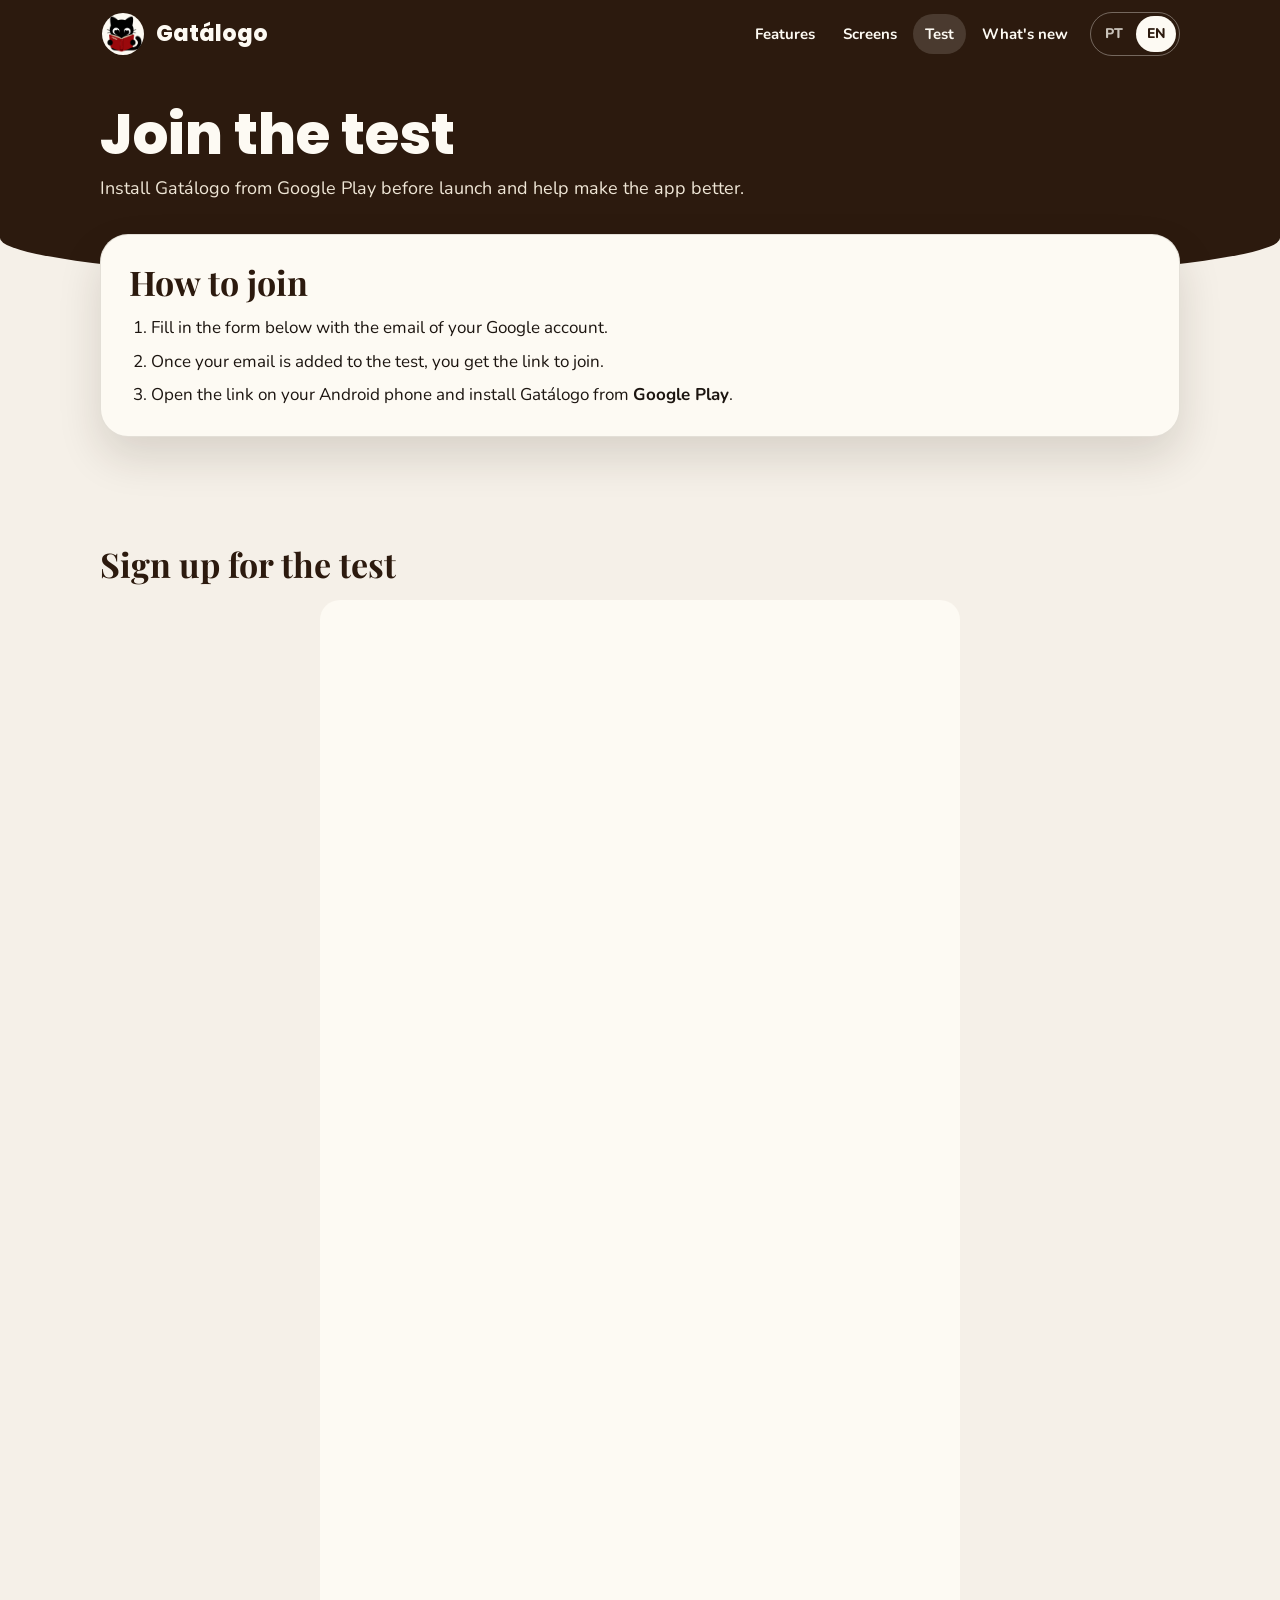
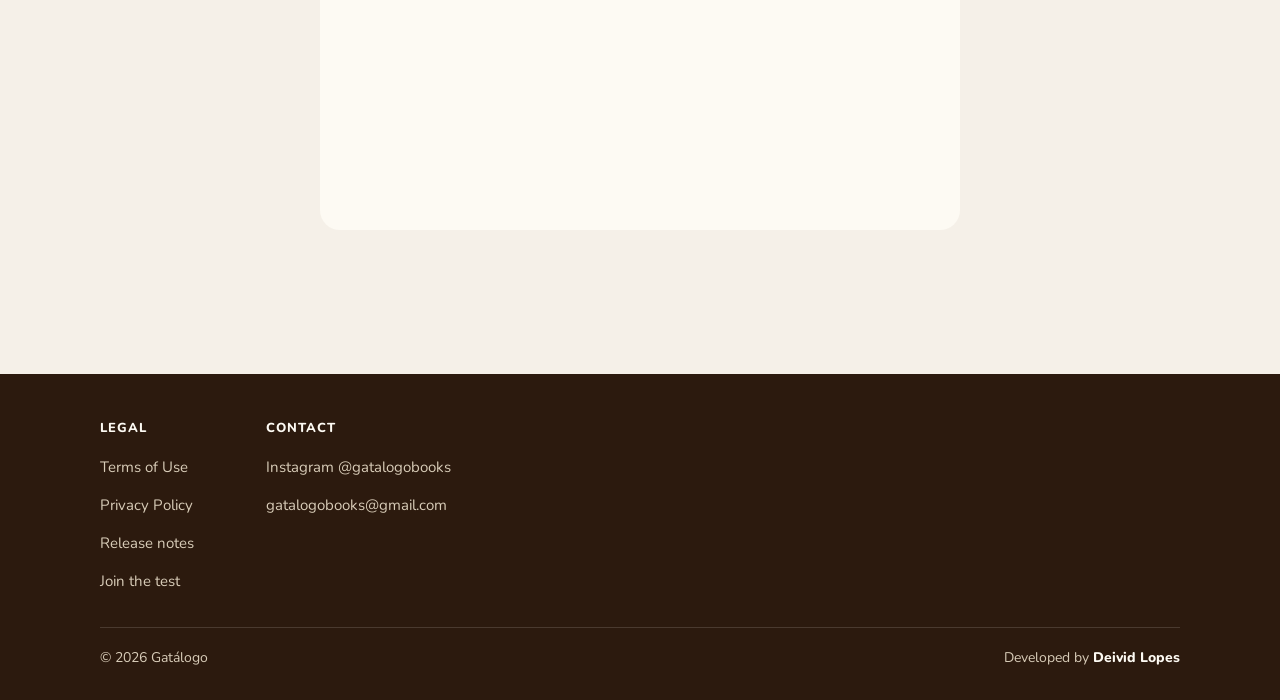
<file: en/test.html>
<!doctype html>
<html lang="en">
<head>
<meta charset="utf-8">
<meta name="viewport" content="width=device-width, initial-scale=1">
<title>Join the test · Gatálogo</title>
<meta name="description" content="Install Gatálogo from Google Play before launch and help make the app better.">
<meta name="theme-color" content="#2c1a0e">
<meta property="og:title" content="Join the test · Gatálogo">
<meta property="og:description" content="Install Gatálogo from Google Play before launch and help make the app better.">
<meta property="og:type" content="website">
<meta property="og:site_name" content="Gatálogo">
<meta property="og:locale" content="en_US">
<meta property="og:image" content="https://gatalogo.github.io/assets/img/og-en.jpg?v=54afafa1e4">
<meta property="og:image:width" content="1200">
<meta property="og:image:height" content="630">
<meta property="og:image:alt" content="Gatálogo, your reading journal: three app screens showing the library, a book page and the statistics">
<meta name="twitter:card" content="summary_large_image">
<meta property="og:url" content="https://gatalogo.github.io/en/test.html">
<link rel="icon" type="image/png" href="../assets/img/logo.png">
<link rel="apple-touch-icon" href="../assets/img/logo.png">
<link rel="preload" href="../assets/fonts/poppins-latin-800-normal.woff2" as="font" type="font/woff2" crossorigin>
<link rel="stylesheet" href="../assets/style.css?v=b254d9eecc">
<script>document.documentElement.classList.add('js');window.__revealFallback=setTimeout(function(){document.documentElement.classList.add('reveal-all')},3000)</script>
<script src="../assets/site.js?v=0984631169" defer></script>
</head>
<body>
<header class="top"><div class="wrap">
<a class="brand" href="./"><span class="brand-logo"><img src="../assets/img/logo.png" alt="" width="36" height="36"></span>Gatálogo</a>
<nav><a href="./#recursos">Features</a><a href="./#telas">Screens</a><a href="test.html" aria-current="page">Test</a><a class="nav-dl" href="downloads.html">What's new</a><span class="lang-switch"><a href="../teste.html" hreflang="pt-BR" lang="pt-BR" title="Português">PT</a><span class="lang-on" aria-current="true" title="English">EN</span></span></nav>
</div></header>
<main class="downloads">
<div class="page-hero"><div class="wrap">
<h1 class="reveal">Join the test</h1>
<p class="reveal" style="--d:80ms">Install Gatálogo from Google Play before launch and help make the app better.</p>
</div></div>
<div class="wrap">
<section class="install test-steps reveal" style="--d:120ms">
<h2>How to join</h2>
<ol><li>Fill in the form below with the email of your Google account.</li><li>Once your email is added to the test, you get the link to join.</li><li>Open the link on your Android phone and install Gatálogo from <strong>Google Play</strong>.</li></ol>
</section>
<section id="testar" class="tester-form reveal">
<h2>Sign up for the test</h2>
<iframe src="https://docs.google.com/forms/d/e/1FAIpQLSc_Cd3lQI5h02FUbUw92Fmr9Pv2Ik6XXAYGIUIRukbxX0s5_w/viewform?embedded=true" title="Gatálogo test sign-up form" width="640" height="1333" loading="lazy">Loading…</iframe>
</section>
</div>
</main>
<footer><div class="wrap">
<div class="footer-grid">
<nav class="footer-col" aria-label="Legal">
<h3>Legal</h3>
<a href="terms.html">Terms of Use</a>
<a href="privacy.html">Privacy Policy</a>
<a href="downloads.html">Release notes</a>
<a href="test.html">Join the test</a>
</nav>
<div class="footer-col">
<h3>Contact</h3>
<a href="https://www.instagram.com/gatalogobooks/" rel="noopener">Instagram @gatalogobooks</a>
<a href="mailto:gatalogobooks@gmail.com">gatalogobooks@gmail.com</a>
</div>
</div>
<div class="footer-copy">
<span>© 2026 Gatálogo</span>
<span>Developed by <a href="https://www.linkedin.com/in/deivid-lopes/" rel="noopener" target="_blank">Deivid Lopes</a></span>
</div>
</div></footer>
</body>
</html>
</file>
<file: assets/style.css>
@font-face {
  font-family: 'Nunito';
  font-weight: 400;
  font-display: swap;
  src: url('fonts/nunito-latin-400-normal.woff2') format('woff2');
}
@font-face {
  font-family: 'Nunito';
  font-weight: 700;
  font-display: swap;
  src: url('fonts/nunito-latin-700-normal.woff2') format('woff2');
}
@font-face {
  font-family: 'Nunito';
  font-weight: 800;
  font-display: swap;
  src: url('fonts/nunito-latin-800-normal.woff2') format('woff2');
}
@font-face {
  font-family: 'Playfair Display';
  font-weight: 700;
  font-display: swap;
  src: url('fonts/playfair-display-latin-700-normal.woff2') format('woff2');
}
@font-face {
  font-family: 'Poppins';
  font-weight: 800;
  font-display: swap;
  src: url('fonts/poppins-latin-800-normal.woff2') format('woff2');
}

:root {
  --bg: #f5f0e8;
  --card: #fdfaf3;
  --cream: #ede5d5;
  --brown: #2c1a0e;
  --brown-2: #4a2e1a;
  --ink: #1c1510;
  --muted: #6b5a4a;
  --border: rgba(44, 26, 14, 0.12);
  --gold: #e9c46a;
  --radius: 20px;
  --max: 1080px;
}

* {
  box-sizing: border-box;
}
html {
  scroll-behavior: smooth;
}
body {
  margin: 0;
  background: var(--bg);
  color: var(--ink);
  font-family: 'Nunito', system-ui, sans-serif;
  font-size: 17px;
  line-height: 1.6;
  -webkit-font-smoothing: antialiased;
}
img {
  max-width: 100%;
  display: block;
}
a {
  color: inherit;
}
.wrap {
  width: min(var(--max), 100% - 32px);
  margin-inline: auto;
}

/* Header */
.top {
  background: var(--brown);
  color: var(--card);
}
.top .wrap {
  display: flex;
  align-items: center;
  justify-content: space-between;
  gap: 12px;
  min-height: 68px;
}
.top nav {
  margin-left: auto;
}
.brand {
  display: flex;
  align-items: center;
  gap: 10px;
  text-decoration: none;
  font-family: 'Poppins', sans-serif;
  font-weight: 800;
  font-size: 22px;
}
/* Same treatment as the hero: the disc sits behind the cat, so ears and tail are never clipped. */
.brand-logo {
  position: relative;
  width: 46px;
  height: 46px;
  flex: none;
  display: grid;
  place-items: center;
}
.brand-logo::before {
  content: '';
  position: absolute;
  inset: 4%;
  border-radius: 50%;
  background: var(--card);
}
.brand-logo img {
  position: relative;
  width: 82%;
  height: auto;
}
.top nav {
  display: flex;
  align-items: center;
  gap: 4px;
  flex-wrap: wrap;
  justify-content: flex-end;
}
.top nav a {
  text-decoration: none;
  font-weight: 700;
  font-size: 15px;
  padding: 8px 12px;
  border-radius: 999px;
  min-height: 36px;
  display: inline-flex;
  align-items: center;
}
.top nav a:hover {
  background: rgba(253, 250, 243, 0.12);
}
.lang-switch {
  display: inline-flex;
  align-items: center;
  gap: 2px;
  padding: 3px;
  border-radius: 999px;
  border: 1px solid rgba(253, 250, 243, 0.35);
  margin-left: 6px;
}
.top nav .lang-switch a,
.lang-on {
  min-width: 40px;
  min-height: 36px;
  padding: 6px 10px;
  border-radius: 999px;
  font-weight: 800;
  font-size: 14px;
  justify-content: center;
}
.lang-on {
  display: inline-flex;
  align-items: center;
  background: var(--card);
  color: var(--brown);
}
.top nav .lang-switch a {
  opacity: 0.75;
}
.top nav .lang-switch a:hover {
  opacity: 1;
}

/* Hero */
.hero {
  background: var(--brown);
  color: var(--card);
  padding: 40px 0 96px;
  position: relative;
  overflow: hidden;
  border-bottom-left-radius: 50% 64px;
  border-bottom-right-radius: 50% 64px;
}
.hero .wrap {
  display: grid;
  grid-template-columns: 1.1fr 0.9fr;
  gap: 40px;
  align-items: center;
}
.hero h1 {
  font-family: 'Poppins', sans-serif;
  font-weight: 800;
  font-size: clamp(40px, 7vw, 68px);
  line-height: 1.05;
  margin: 0 0 8px;
}
.hero .tagline {
  color: var(--gold);
  font-weight: 700;
  font-size: 19px;
  margin: 0 0 16px;
  min-height: 1.6em;
  overflow: hidden;
}
/* Rotating tagline: the old phrase slides up and out, the next one rises in from below */
.tagline-text {
  display: inline-block;
  transition:
    transform 0.35s cubic-bezier(0.2, 0.7, 0.2, 1),
    opacity 0.35s ease;
}
.tagline-text.is-out {
  transform: translateY(-110%);
  opacity: 0;
}
.tagline-text.is-in {
  transform: translateY(110%);
  opacity: 0;
  transition: none;
}
.hero .lead {
  text-align: justify;
  hyphens: auto;
  font-size: 19px;
  margin: 0 0 28px;
  max-width: 34em;
  color: #efe6d6;
}
.hero .mascot {
  position: relative;
  width: min(400px, 100%);
  justify-self: center;
  aspect-ratio: 1;
  display: grid;
  place-items: center;
}
/* The cream disc sits behind the cat, so ears and tail are never clipped. */
.hero .mascot::before {
  content: '';
  position: absolute;
  inset: 4%;
  border-radius: 50%;
  background: var(--card);
  box-shadow: 0 24px 60px rgba(0, 0, 0, 0.35);
}
.hero .mascot img {
  position: relative;
  width: 82%;
  height: auto;
  animation: float 6s ease-in-out infinite;
}
@keyframes float {
  0%,
  100% {
    transform: translateY(0) rotate(0deg);
  }
  50% {
    transform: translateY(-10px) rotate(-1.5deg);
  }
}
.cta {
  display: flex;
  flex-wrap: wrap;
  gap: 12px;
}
.btn {
  display: inline-flex;
  align-items: center;
  gap: 10px;
  min-height: 52px;
  padding: 10px 22px;
  border-radius: 14px;
  font-weight: 800;
  text-decoration: none;
  font-size: 16px;
  line-height: 1.2;
}
.btn svg {
  width: 24px;
  height: 24px;
  flex: none;
}
.btn small {
  display: block;
  font-weight: 700;
  font-size: 12px;
  opacity: 0.8;
}
.btn-light {
  background: var(--card);
  color: var(--brown);
}
.btn-light:hover {
  background: #fff;
}
.btn-store {
  background: #000;
  color: #fff;
  border: 1px solid rgba(255, 255, 255, 0.4);
}
.btn-store[aria-disabled='true'] {
  cursor: default;
}
.note {
  font-size: 14px;
  color: #d8ccb8;
  margin: 14px 0 0;
}

/* Sections */
section {
  padding: 72px 0;
}
.pill {
  display: inline-block;
  background: var(--brown);
  color: var(--card);
  font-family: 'Poppins', sans-serif;
  font-weight: 800;
  font-size: 15px;
  padding: 6px 16px;
  border-radius: 999px;
  margin-bottom: 14px;
}
h2 {
  font-family: 'Playfair Display', serif;
  font-size: clamp(30px, 4.5vw, 44px);
  line-height: 1.15;
  margin: 0 0 12px;
  color: var(--brown);
}
.section-lead {
  color: var(--muted);
  max-width: 40em;
  margin: 0 0 36px;
  font-size: 18px;
}
.features {
  display: grid;
  grid-template-columns: repeat(3, 1fr);
  gap: 18px;
}
.feature {
  background: var(--card);
  border: 1px solid var(--border);
  border-radius: var(--radius);
  padding: 24px;
}
.feature .icon {
  width: 52px;
  height: 52px;
  border-radius: 50%;
  background: var(--cream);
  color: var(--brown);
  display: grid;
  place-items: center;
  margin-bottom: 14px;
}
.feature .icon svg {
  width: 26px;
  height: 26px;
}
.feature h3 {
  margin: 0 0 6px;
  font-size: 19px;
  font-weight: 800;
  color: var(--brown);
}
.feature p {
  margin: 0;
  color: var(--muted);
}

/* Screenshots */
.shots {
  background: var(--cream);
}
.shots-head {
  display: flex;
  align-items: flex-end;
  justify-content: space-between;
  gap: 16px;
}
.carousel-nav {
  display: flex;
  gap: 10px;
  margin-bottom: 36px;
}
.nav-btn {
  width: 48px;
  height: 48px;
  border-radius: 50%;
  border: 0;
  background: var(--brown);
  color: var(--card);
  display: grid;
  place-items: center;
  cursor: pointer;
  transition: transform 0.2s ease, opacity 0.2s ease;
}
.nav-btn svg {
  width: 22px;
  height: 22px;
}
.nav-btn:hover:not(:disabled) {
  transform: scale(1.08);
}
.nav-btn:disabled {
  opacity: 0.3;
  cursor: default;
}
.phones {
  display: grid;
  overflow-y: hidden;
  overscroll-behavior-x: contain;
  touch-action: pan-x pan-y;
  grid-auto-flow: column;
  grid-auto-columns: calc((100% - 3 * 28px) / 4);
  gap: 28px;
  align-items: start;
  overflow-x: auto;
  scroll-snap-type: x mandatory;
  scroll-padding-inline: 2px;
  padding: 6px 2px 20px;
  scrollbar-width: thin;
  scrollbar-color: var(--brown) transparent;
}
.phone {
  scroll-snap-align: start;
}
.phone {
  margin: 0;
}
.phone .frame {
  background: #000;
  border-radius: 34px;
  padding: 14px 10px 12px;
  box-shadow: 0 20px 40px rgba(44, 26, 14, 0.25);
}
.phone img {
  border-radius: 22px;
  width: 100%;
  height: auto;
}
.phone figcaption {
  text-align: center;
  margin-top: 14px;
  font-weight: 700;
  color: var(--brown);
}

/* Privacy band */
.privacy {
  background: var(--brown);
  color: var(--card);
  border-radius: 32px;
  padding: 44px;
  display: grid;
  grid-template-columns: auto 1fr;
  gap: 28px;
  align-items: center;
}
.privacy h2 {
  color: var(--card);
}
.privacy p {
  margin: 0;
  color: #efe6d6;
}
.privacy .icon {
  width: 84px;
  height: 84px;
  border-radius: 50%;
  background: var(--card);
  color: var(--brown);
  display: grid;
  place-items: center;
}
.privacy .icon svg {
  width: 42px;
  height: 42px;
}

/* FAQ */
.faq {
  padding-top: 0;
}
.faq-list {
  display: grid;
  grid-template-columns: repeat(2, minmax(0, 1fr));
  align-items: start;
  gap: 12px 18px;
  margin-top: 24px;
}
@media (max-width: 760px) {
  .faq-list {
    grid-template-columns: 1fr;
    gap: 10px;
  }
}
.faq details {
  background: var(--card);
  border: 1px solid var(--border);
  border-radius: var(--radius);
}
.faq summary {
  list-style: none;
  cursor: pointer;
  display: flex;
  align-items: center;
  justify-content: space-between;
  gap: 16px;
  min-height: 56px;
  padding: 12px 20px;
  font-weight: 800;
  color: var(--brown);
}
.faq summary::-webkit-details-marker {
  display: none;
}
.faq summary::after {
  content: '+';
  flex: none;
  display: grid;
  place-items: center;
  width: 28px;
  height: 28px;
  border-radius: 50%;
  background: var(--cream);
  font-size: 20px;
  line-height: 1;
  transition: transform 0.25s ease;
}
.faq details[open] summary::after {
  transform: rotate(45deg);
}
.faq summary:focus-visible {
  outline: 2px solid var(--brown);
  outline-offset: 2px;
  border-radius: var(--radius);
}
.faq details p {
  margin: 0;
  padding: 0 20px 18px;
  color: var(--muted);
  text-align: justify;
  hyphens: auto;
}

/* Download */
.download {
  padding-top: 0;
}
.download-card {
  display: flex;
  align-items: center;
  justify-content: space-between;
  gap: 24px 40px;
  flex-wrap: wrap;
  background: var(--cream);
  border-radius: 32px;
  padding: 36px 44px;
}
.download-card h2 {
  margin-bottom: 4px;
}
.download-card p {
  margin: 0;
  color: var(--muted);
  font-size: 18px;
}
.download .btn-light {
  background: var(--brown);
  color: var(--card);
}
.download .btn-light:hover {
  background: var(--brown-2);
}


/* Footer */
footer {
  background: var(--brown);
  color: #d8ccb8;
  padding: 44px 0 24px;
  font-size: 15px;
}
.footer-grid {
  display: flex;
  flex-wrap: wrap;
  gap: 24px 72px;
}
.footer-col {
  display: flex;
  flex-direction: column;
  align-items: flex-start;
  gap: 2px;
}
.footer-col h3 {
  margin: 0 0 8px;
  color: var(--card);
  font-size: 13px;
  font-weight: 800;
  letter-spacing: 0.08em;
  text-transform: uppercase;
}
footer a {
  text-decoration: none;
  min-height: 36px;
  display: inline-flex;
  align-items: center;
  overflow-wrap: anywhere;
}
footer a:hover {
  color: var(--card);
  text-decoration: underline;
}
.footer-copy {
  margin: 28px 0 0;
  padding-top: 12px;
  border-top: 1px solid rgba(253, 250, 243, 0.14);
  font-size: 14px;
  display: flex;
  flex-wrap: wrap;
  align-items: center;
  justify-content: space-between;
  gap: 0 20px;
}
.footer-copy a {
  color: var(--card);
  font-weight: 800;
}
/* Downloads page */
.top nav a[aria-current='page'] {
  background: rgba(253, 250, 243, 0.14);
}
.download-card p a {
  color: var(--brown);
  font-weight: 800;
  white-space: nowrap;
}
.page-hero {
  background: var(--brown);
  color: var(--card);
  padding: 36px 0 84px;
  border-bottom-left-radius: 50% 48px;
  border-bottom-right-radius: 50% 48px;
}
.page-hero h1 {
  font-family: 'Poppins', sans-serif;
  font-weight: 800;
  font-size: clamp(36px, 6vw, 56px);
  line-height: 1.1;
  margin: 0 0 8px;
}
.page-hero p {
  margin: 0;
  color: #efe6d6;
  font-size: 18px;
  max-width: 36em;
}
.downloads > .wrap {
  margin-top: -52px;
  padding-bottom: 72px;
}
.badge {
  display: inline-block;
  vertical-align: middle;
  background: var(--gold);
  color: var(--brown);
  font-family: 'Nunito', sans-serif;
  font-size: 12px;
  font-weight: 800;
  letter-spacing: 0.04em;
  text-transform: uppercase;
  padding: 3px 10px;
  border-radius: 999px;
}
.latest {
  background: var(--card);
  border: 1px solid var(--border);
  border-radius: 28px;
  padding: 28px;
  box-shadow: 0 20px 44px rgba(44, 26, 14, 0.14);
  display: flex;
  flex-wrap: wrap;
  align-items: center;
  justify-content: space-between;
  gap: 24px;
}
.latest-main {
  display: flex;
  gap: 18px;
  align-items: flex-start;
}
.latest-logo {
  width: 72px;
  height: 72px;
}
.latest-logo::before {
  background: var(--cream);
}
.latest-label {
  margin: 0;
  font-weight: 800;
  color: var(--muted);
}
.latest-version {
  margin: 2px 0 10px;
  font-family: 'Playfair Display', serif;
  font-size: 30px;
  color: var(--brown);
  line-height: 1.15;
}
.latest-meta {
  display: flex;
  flex-wrap: wrap;
  gap: 6px 22px;
  margin: 0;
  font-size: 15px;
}
.latest-meta dt {
  color: var(--muted);
  font-size: 12px;
  font-weight: 800;
  text-transform: uppercase;
  letter-spacing: 0.06em;
}
.latest-meta dd {
  margin: 0;
  font-weight: 700;
}
.latest .btn-light {
  background: var(--brown);
  color: var(--card);
}
.latest .btn-light:hover {
  background: var(--brown-2);
}
.install {
  margin-top: 36px;
  background: var(--cream);
  border-radius: 28px;
  padding: 28px;
}
.install h2,
.release-notes > h2 {
  font-size: clamp(26px, 4vw, 34px);
}
/* On the test page the steps are the first card, overlapping the hero like the latest release card */
.install.test-steps {
  margin-top: 0;
  background: var(--card);
  border: 1px solid var(--border);
  box-shadow: 0 20px 44px rgba(44, 26, 14, 0.14);
}
.install ol {
  margin: 0;
  padding-left: 22px;
  display: grid;
  gap: 6px;
}
.tester-form {
  margin-top: 36px;
  scroll-margin-top: 24px;
}
.tester-form h2 {
  font-size: clamp(26px, 4vw, 34px);
}
.tester-form iframe {
  display: block;
  width: 100%;
  max-width: 640px;
  height: 1230px;
  margin: 16px auto 0;
  border: 0;
  border-radius: var(--radius);
  background: var(--card);
}
/* The form grows taller as it narrows; these heights fit its content (measured per width)
   without a nested scroll or a long empty tail. */
@media (max-width: 591px) {
  .tester-form iframe {
    height: 1330px;
  }
}
@media (max-width: 531px) {
  .tester-form iframe {
    height: 1450px;
  }
}
@media (max-width: 389px) {
  .tester-form iframe {
    height: 1580px;
  }
}
@media (max-width: 351px) {
  .tester-form iframe {
    height: 1780px;
  }
}
.release-notes {
  padding: 56px 0 0;
}
.release {
  background: var(--card);
  border: 1px solid var(--border);
  border-radius: 24px;
  padding: clamp(22px, 4vw, 36px);
  margin-top: 20px;
}
.release-head {
  display: flex;
  flex-wrap: wrap;
  align-items: center;
  justify-content: space-between;
  gap: 12px 20px;
  border-bottom: 1px solid var(--border);
  padding-bottom: 16px;
  margin-bottom: 16px;
}
.release-head h2 {
  font-size: 26px;
  margin: 0;
}
.release-date {
  margin: 4px 0 0;
  color: var(--muted);
  font-size: 15px;
}
.btn-small {
  display: inline-flex;
  align-items: center;
  gap: 8px;
  min-height: 40px;
  padding: 8px 16px;
  border-radius: 12px;
  border: 1px solid var(--border);
  background: var(--bg);
  color: var(--brown);
  font-weight: 800;
  font-size: 15px;
  text-decoration: none;
}
.btn-small svg {
  width: 18px;
  height: 18px;
}
.btn-small:hover {
  background: var(--cream);
}
.release-intro {
  margin: 0 0 8px;
  text-align: justify;
}
.release h3 {
  margin: 22px 0 6px;
  font-size: 17px;
  font-weight: 800;
  color: var(--brown);
}
.release ul {
  margin: 0;
  padding-left: 20px;
  display: grid;
  gap: 4px;
  color: #3a2c20;
}
@media (max-width: 760px) {
  .latest {
    flex-direction: column;
    align-items: stretch;
    padding: 22px;
  }
  .latest .cta {
    flex-direction: column;
  }
  .latest .btn {
    justify-content: center;
  }
  .install {
    padding: 22px;
  }
}

/* Legal pages */
.legal {
  padding: 48px 0 72px;
}
.legal article {
  background: var(--card);
  border: 1px solid var(--border);
  border-radius: var(--radius);
  padding: clamp(22px, 5vw, 48px);
  max-width: 820px;
  margin-inline: auto;
}
.legal h1 {
  font-family: 'Playfair Display', serif;
  color: var(--brown);
  font-size: clamp(30px, 5vw, 42px);
  line-height: 1.15;
  margin: 0 0 8px;
}
.legal h2 {
  font-size: 24px;
  margin: 36px 0 10px;
}
.legal p,
.legal li {
  color: #3a2c20;
}
.legal code {
  background: var(--cream);
  padding: 1px 6px;
  border-radius: 6px;
  font-size: 0.92em;
  overflow-wrap: anywhere;
}
.legal table {
  width: 100%;
  border-collapse: collapse;
  margin: 16px 0;
  font-size: 16px;
  display: block;
  overflow-x: auto;
}
.legal th,
.legal td {
  text-align: left;
  border-bottom: 1px solid var(--border);
  padding: 10px 12px 10px 0;
  vertical-align: top;
}
.legal .back {
  display: inline-flex;
  align-items: center;
  min-height: 36px;
  margin-bottom: 18px;
  font-weight: 700;
  color: var(--brown);
}

@media (max-width: 900px) {
  .features {
    grid-template-columns: repeat(2, 1fr);
  }
  .phones {
    grid-auto-columns: calc((100% - 2 * 28px) / 2.6);
  }
}

@media (max-width: 560px) {
  .features {
    grid-template-columns: 1fr;
  }
}

@media (max-width: 760px) {
  body {
    font-size: 16px;
  }
  .hero {
    padding: 28px 0 72px;
    border-bottom-left-radius: 50% 36px;
    border-bottom-right-radius: 50% 36px;
  }
  .hero .wrap {
    grid-template-columns: 1fr;
    gap: 28px;
  }
  .hero .mascot {
    order: -1;
    width: 170px;
  }
  .hero h1,
  .hero .tagline {
    text-align: center;
  }
  .hero .cta {
    justify-content: center;
  }
  .hero .note {
    text-align: center;
  }
  section {
    padding: 52px 0;
  }
  .phones {
    grid-auto-columns: 72%;
    gap: 20px;
  }
  .carousel-nav {
    display: none;
  }
  .phone {
    scroll-snap-align: center;
  }
  .privacy {
    grid-template-columns: 1fr;
    padding: 30px 22px;
    text-align: center;
  }
  .privacy .icon {
    margin-inline: auto;
  }
  .download-card {
    flex-direction: column;
    text-align: center;
    padding: 30px 22px;
  }
  .download-card .cta {
    justify-content: center;
  }
  /* Phones show only the language switch; downloads stay reachable from the hero and footer */
  .top nav > a {
    display: none;
  }
  .top nav {
    flex-wrap: nowrap;
    gap: 2px;
  }
  .lang-switch {
    margin-left: 2px;
  }
  .top nav .lang-switch a,
  .lang-on {
    min-width: 36px;
    padding: 6px 8px;
  }
  .brand {
    font-size: 19px;
    gap: 8px;
  }
}

/* Scroll reveal. Without JavaScript everything stays visible. */
.js .reveal {
  opacity: 0;
  transform: translateY(28px);
  transition:
    opacity 0.7s ease var(--d, 0ms),
    transform 0.7s cubic-bezier(0.2, 0.7, 0.2, 1) var(--d, 0ms);
}
.js .reveal.in,
.reveal-all .reveal {
  opacity: 1;
  transform: none;
}
.feature {
  transition:
    opacity 0.7s ease var(--d, 0ms),
    transform 0.7s cubic-bezier(0.2, 0.7, 0.2, 1) var(--d, 0ms),
    box-shadow 0.25s ease;
}
.feature:hover {
  box-shadow: 0 14px 30px rgba(44, 26, 14, 0.12);
}
@media (prefers-reduced-motion: reduce) {
  html {
    scroll-behavior: auto;
  }
  .js .reveal {
    opacity: 1;
    transform: none;
    transition: none;
  }
  .hero .mascot img {
    animation: none;
  }
  .tagline-text,
  .tagline-text.is-out {
    transform: none;
  }
}

/* Promo video */
.video-grid {
  display: grid;
  grid-template-columns: 1fr minmax(260px, 360px);
  gap: 48px;
  align-items: center;
}
.video .section-lead,
.video .note {
  text-align: justify;
  hyphens: auto;
}
.video .note {
  color: var(--muted);
}
.video-frame {
  background: #000;
  border-radius: 34px;
  padding: 10px;
  box-shadow: 0 24px 50px rgba(44, 26, 14, 0.28);
}
.video-frame video {
  display: block;
  width: 100%;
  height: auto;
  aspect-ratio: 9 / 16;
  border-radius: 26px;
  background: var(--cream);
}
@media (max-width: 760px) {
  /* Keep the phone beside the copy: title on top, text left, video right */
  .video-grid {
    grid-template-columns: minmax(0, 1fr) clamp(112px, 33vw, 200px);
    grid-template-areas:
      'pill pill'
      'title title'
      'copy frame';
    column-gap: 16px;
    row-gap: 0;
  }
  .video-text {
    display: contents;
  }
  .video .pill {
    grid-area: pill;
    justify-self: start;
  }
  .video h2 {
    grid-area: title;
    margin-bottom: 20px;
  }
  .video-copy {
    grid-area: copy;
  }
  .video .section-lead {
    font-size: 14.5px;
    margin-bottom: 0;
    word-spacing: -0.02em;
  }
  .video .note {
    font-size: 13px;
  }
  .video-frame {
    grid-area: frame;
    border-radius: 22px;
    padding: 6px;
  }
  .video-frame video {
    border-radius: 17px;
  }
}

/* Mobile: tighter rhythm and compact feature cards */
@media (max-width: 760px) {
  section {
    padding: 44px 0;
  }
  h2 {
    font-size: clamp(26px, 7.4vw, 34px);
  }
  .section-lead {
    font-size: 16px;
    margin-bottom: 24px;
  }
}
@media (max-width: 560px) {
  .features {
    gap: 10px;
  }
  .feature {
    display: grid;
    grid-template-columns: 44px 1fr;
    column-gap: 14px;
    align-items: start;
    padding: 14px 16px;
  }
  .feature .icon {
    grid-row: span 2;
    width: 44px;
    height: 44px;
    margin: 0;
  }
  .feature .icon svg {
    width: 22px;
    height: 22px;
  }
  .feature h3 {
    font-size: 17px;
    margin: 1px 0 2px;
  }
  .feature p {
    font-size: 14.5px;
    line-height: 1.45;
  }
}
@media (max-width: 560px) {
  .legal {
    padding: 24px 0 48px;
  }
  .legal article {
    padding: 22px 18px;
  }
  .legal article ul,
  .legal article ol {
    padding-left: 22px;
  }
}
/* Mobile: privacy band and download card as compact cards */
@media (max-width: 560px) {
  .privacy {
    grid-template-columns: 48px 1fr;
    gap: 14px;
    padding: 22px 20px;
    border-radius: var(--radius);
    text-align: left;
  }
  .privacy .icon {
    width: 48px;
    height: 48px;
    margin: 0;
  }
  .privacy .icon svg {
    width: 26px;
    height: 26px;
  }
  .privacy > div:last-child {
    display: contents;
  }
  .privacy h2 {
    margin: 0;
    font-size: 24px;
  }
  .privacy p {
    grid-column: 1 / -1;
    font-size: 15px;
    text-align: justify;
    hyphens: auto;
  }
  .download-card {
    align-items: stretch;
    gap: 16px;
    padding: 22px 20px;
    border-radius: var(--radius);
  }
  .download-card h2 {
    font-size: 24px;
  }
  .download-card p {
    font-size: 15px;
  }
  .download-card .cta {
    display: grid;
    justify-content: stretch;
    gap: 10px;
  }
  .download-card .btn {
    justify-content: center;
    min-height: 48px;
  }
}
</file>
